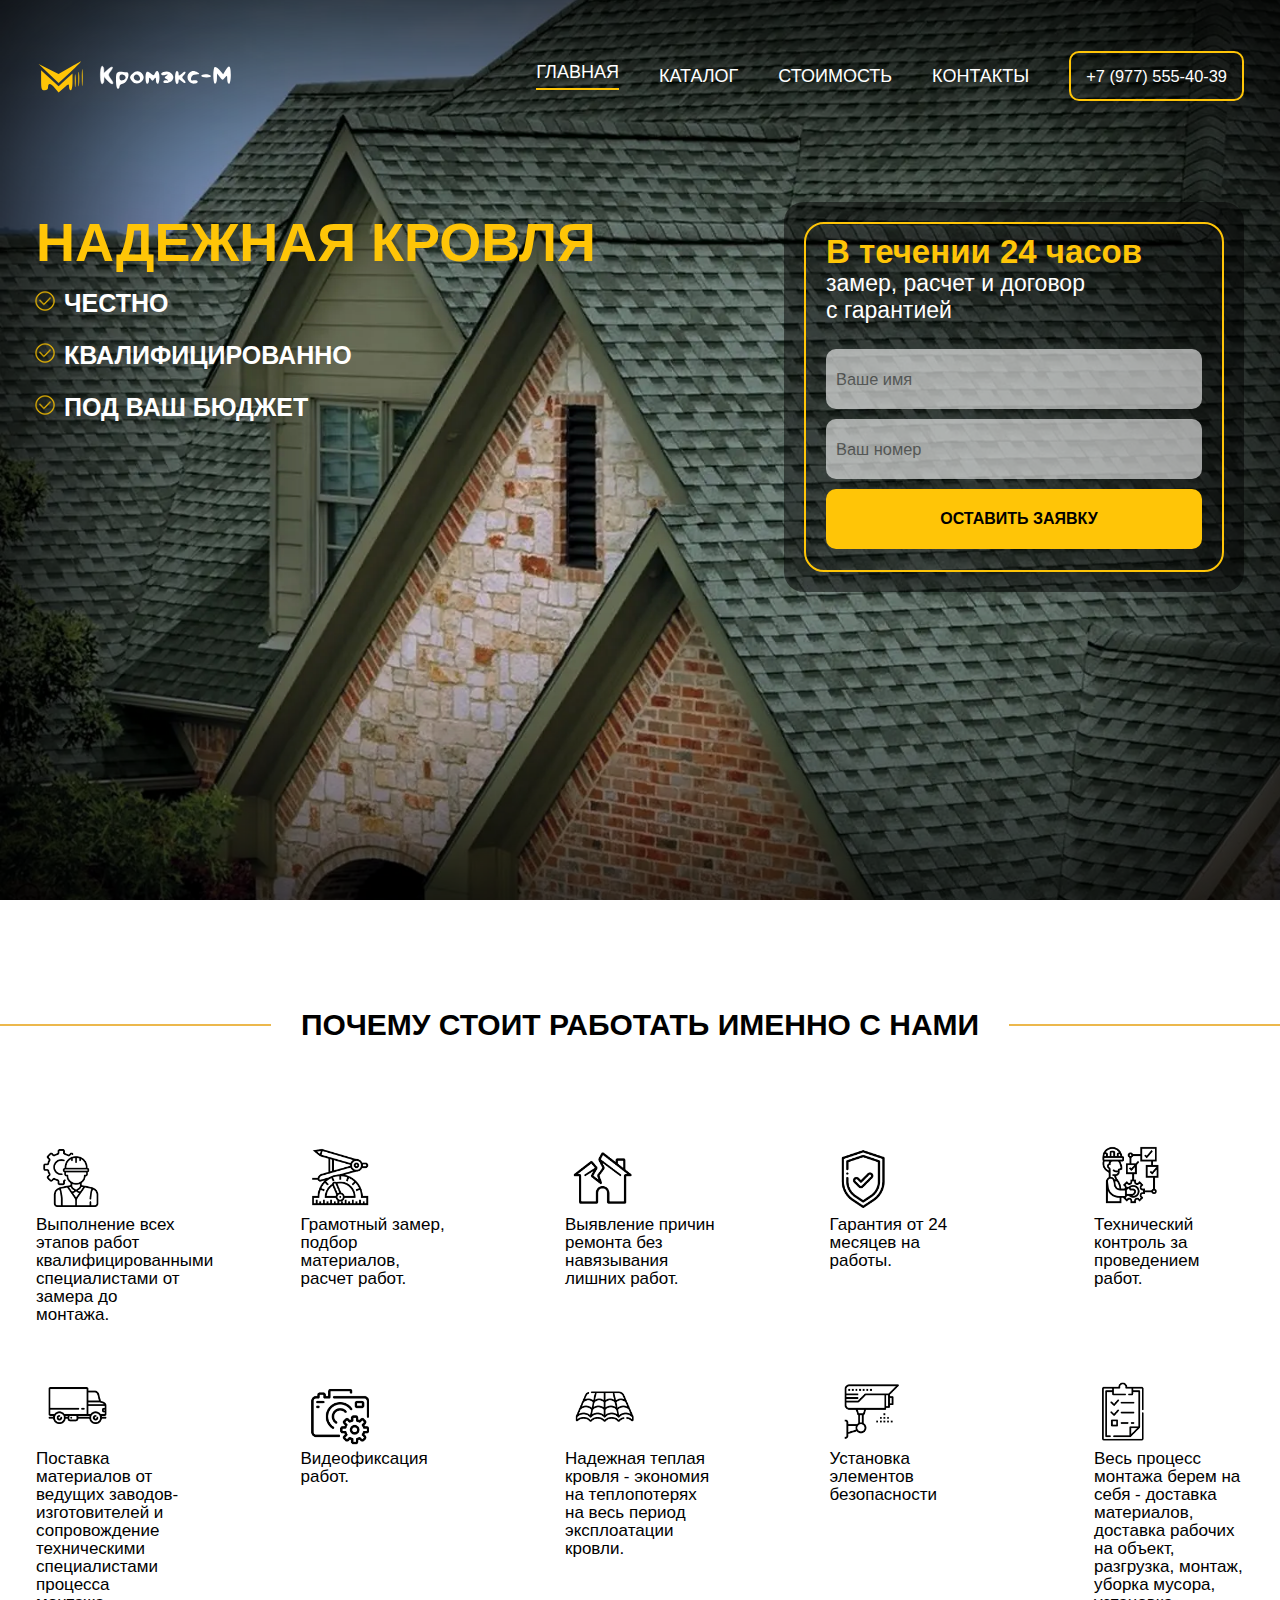
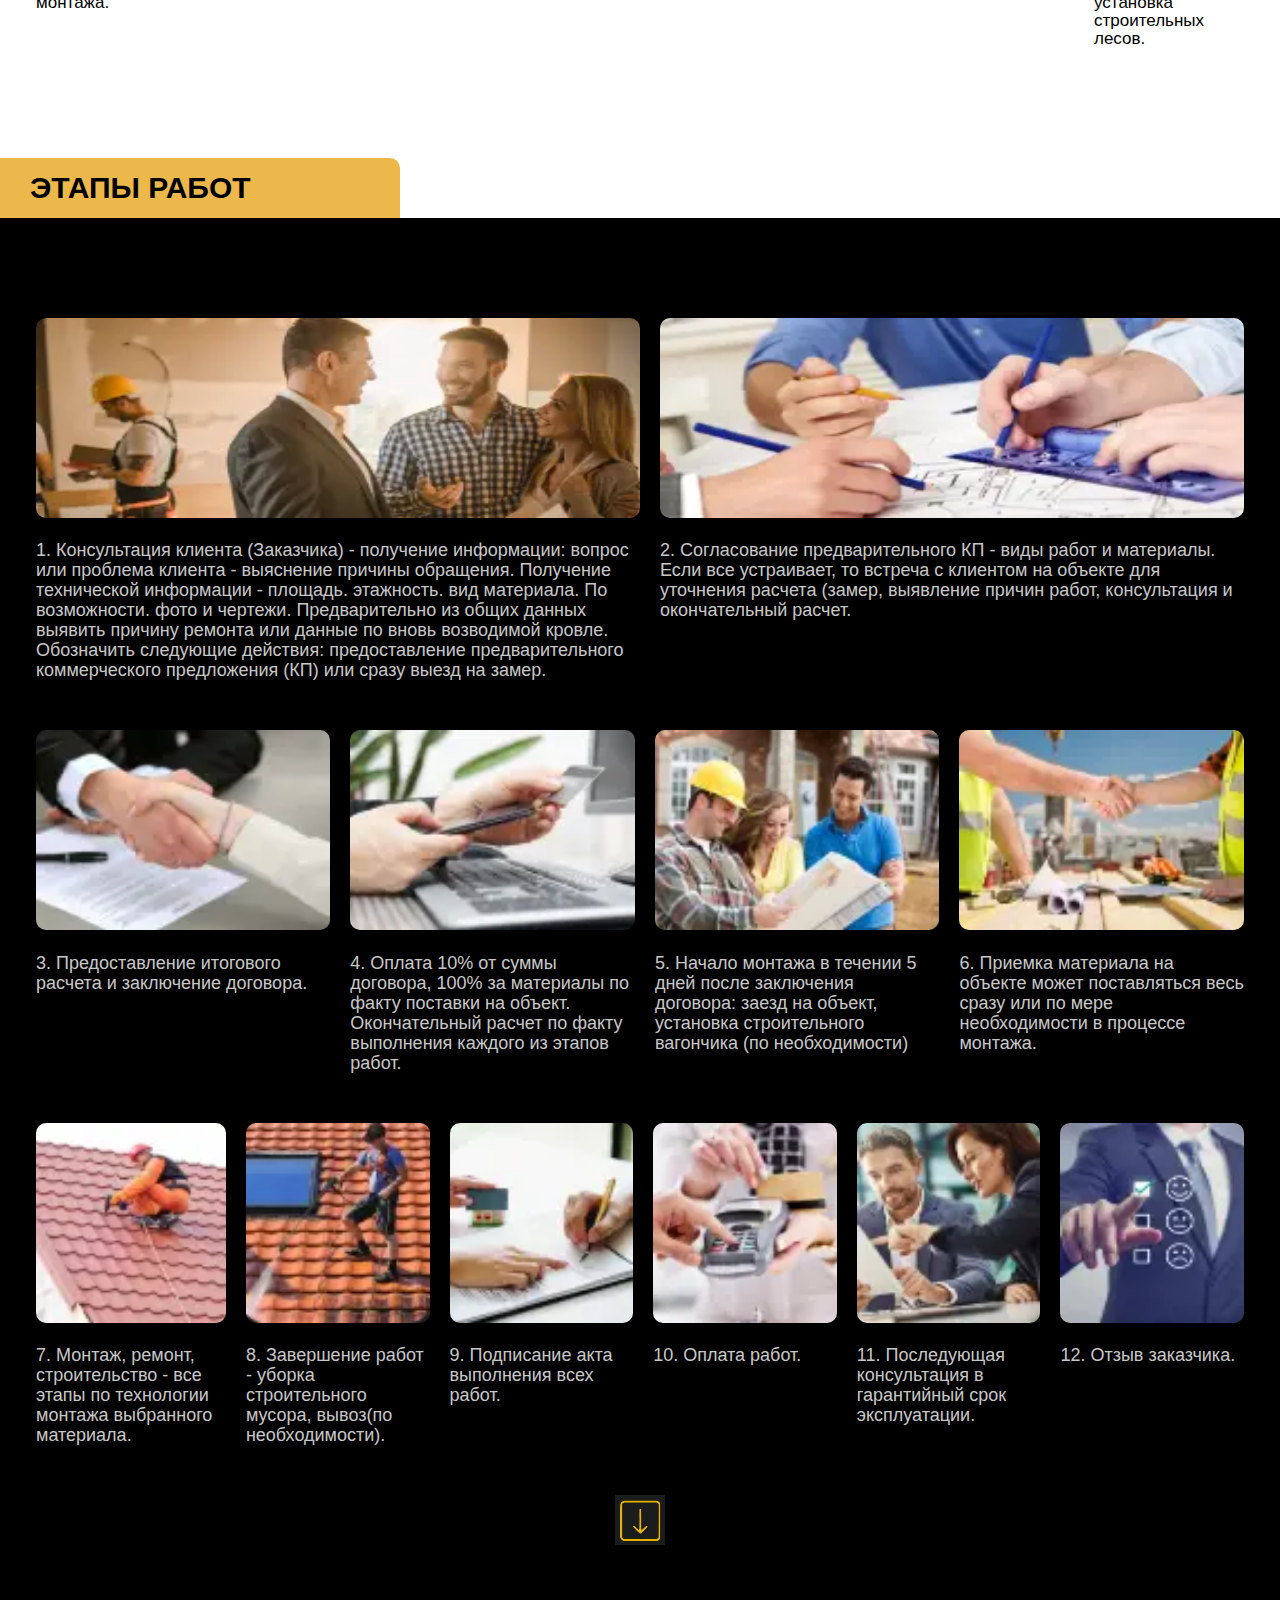
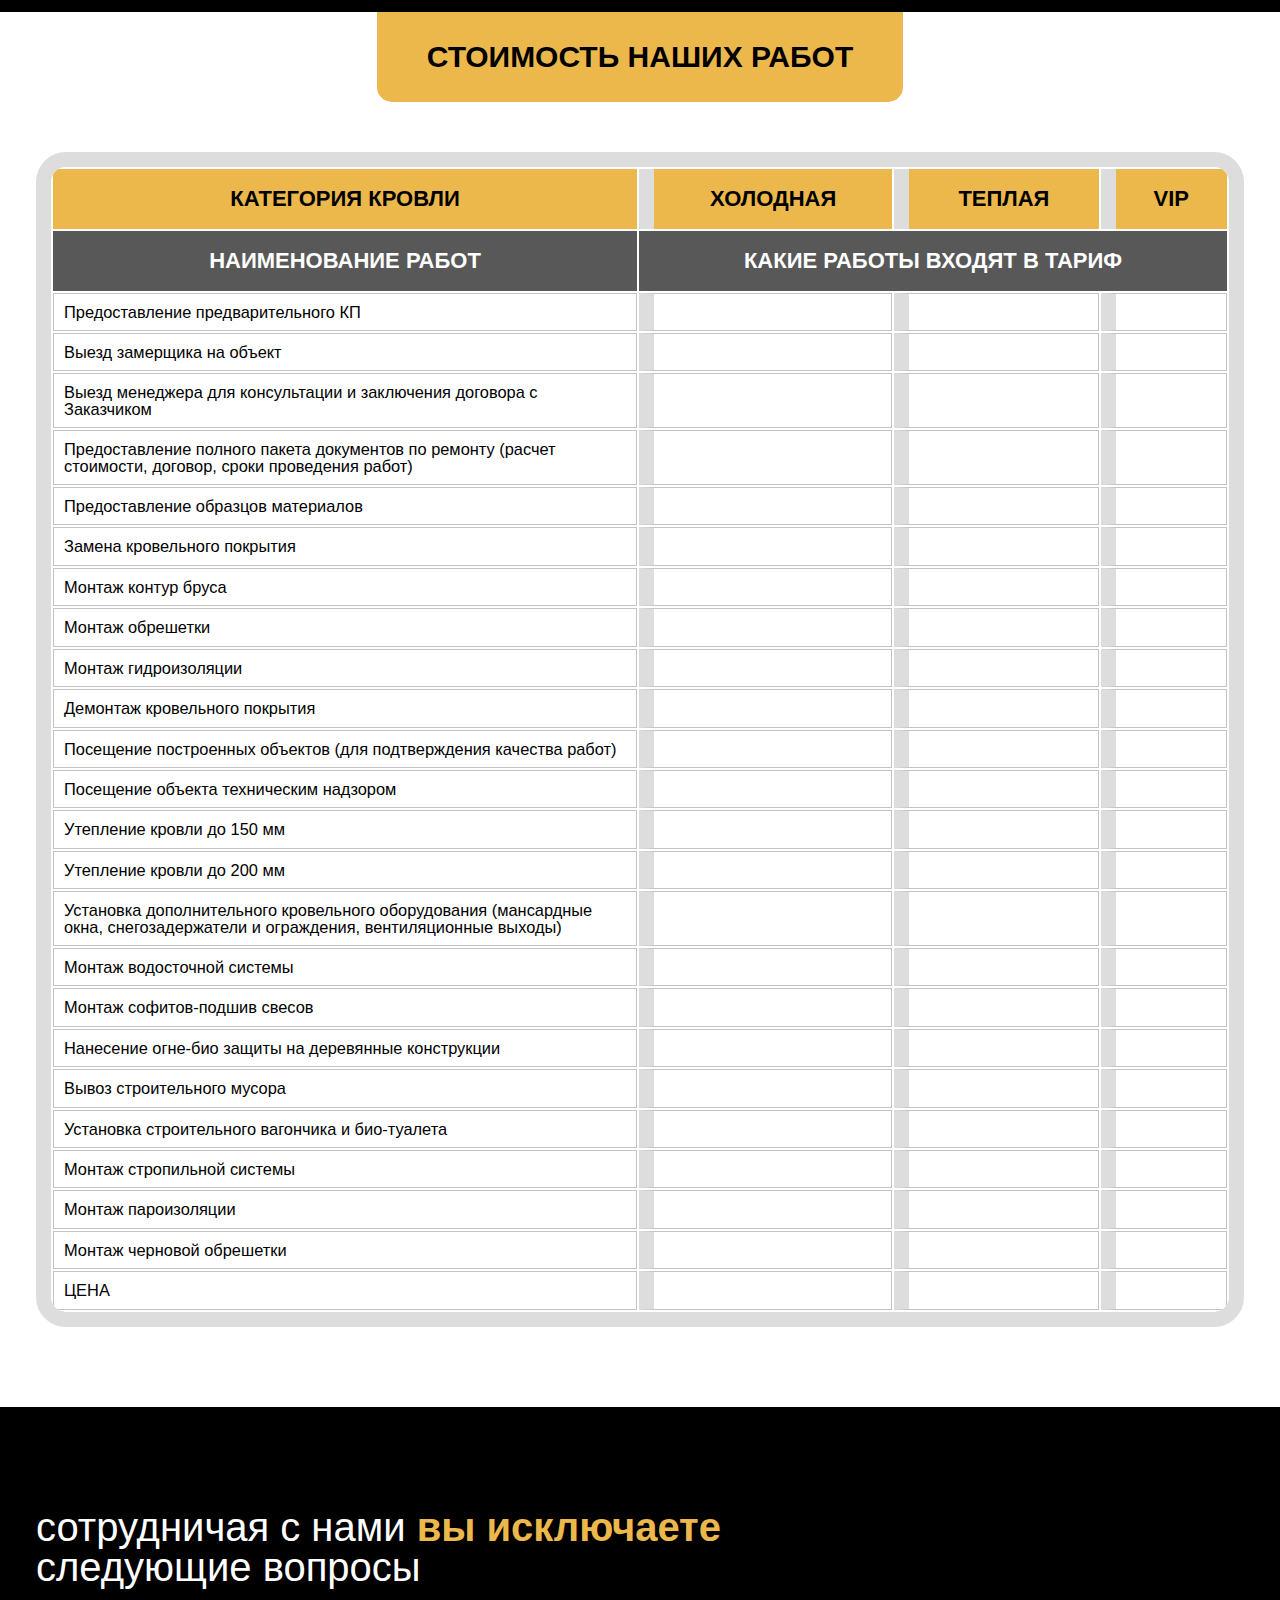
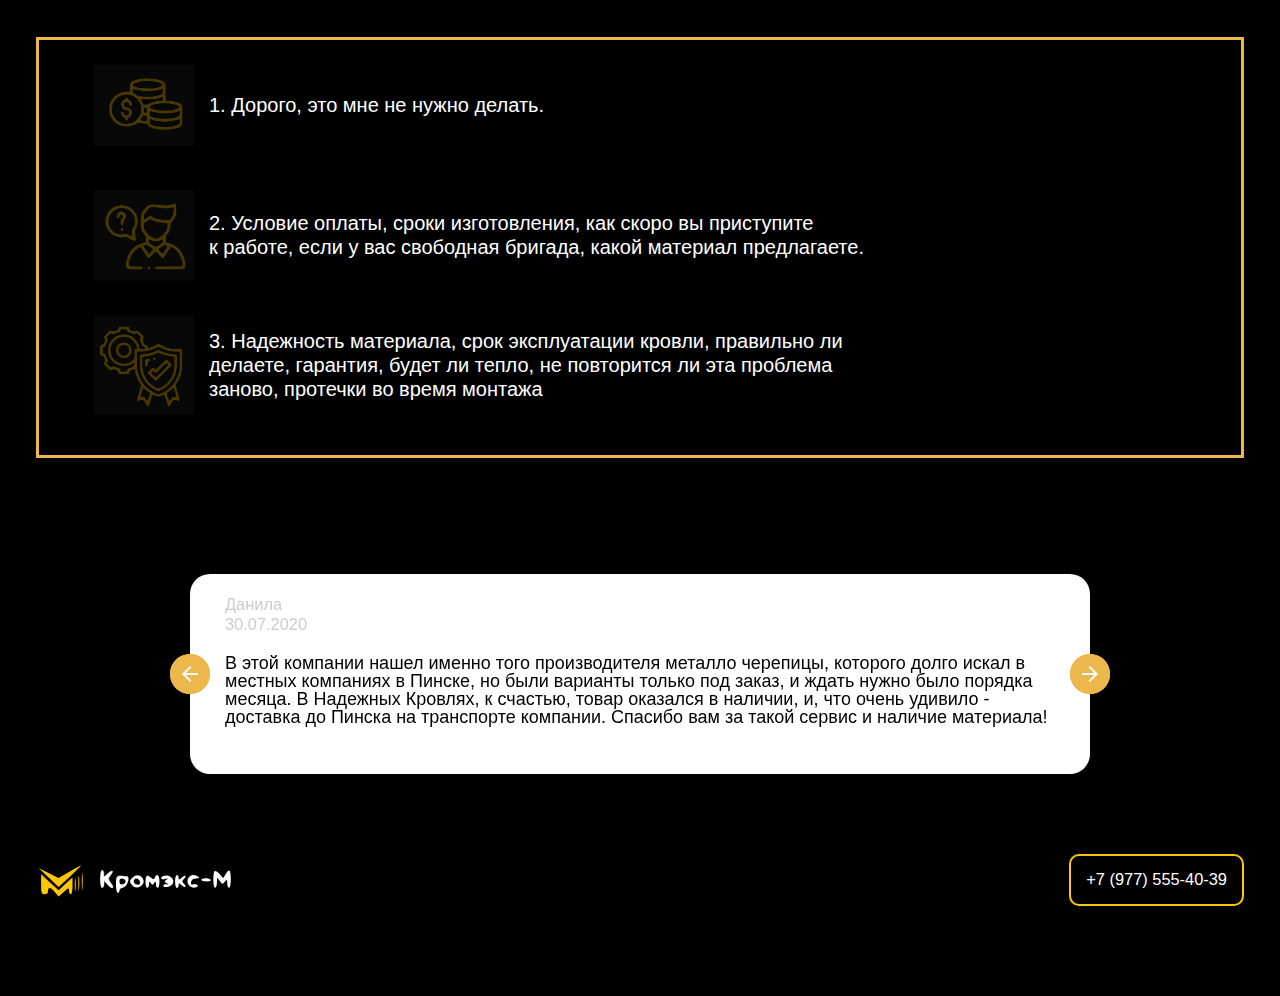
<file: index.html>
<!DOCTYPE html><html lang="en"><head>	<meta charset="UTF-8">	<meta name="viewport" content="width=device-width, initial-scale=1, maximum-scale=1">	<meta http-equiv="X-UA-Compatible" content="ae=edge">	<meta name="format-detection" content="telephone=no">	<title>кромэкс-м</title>	<meta name="keywords" content="keywords">	<meta name="Description" content="Description">	<meta property="og:url" content="https://site.ru">	<meta property="og:image" content="https://site.ru/img/image.jpg">	<link rel="shortcut icon" href="img/icons/favicon.ico">	<link rel="stylesheet" href="css/libs.min.css">	<link rel="stylesheet" href="css/style.min.css"></head><body>	<div class="wrapper">		<div class="content">			<header class="header">	<div class="container">		<div class="header-inner">			<!-- 111111111111 -->			<nav class="menu">				<div class="logo">					<a href="#">						<picture><source srcset="./img/logotype.svg" type="image/webp"><img src="./img/logotype.svg" alt=""></picture>					</a>				</div>				<ul class="list list__bg">					<li class="list-item">						<a class="list-link list-link--active" href="#">ГЛАВНАЯ</a>					</li>					<li class="list-item">						<a class="list-link" href="#">КАТАЛОГ</a>					</li>					<li class="list-item">						<a class="list-link" href="#">СТОИМОСТЬ</a>					</li>					<li class="list-item">						<a class="list-link" href="#">КОНТАКТЫ</a>					</li>					<a class="phone list-item" href="tel:+79775554039">+7 (977) 555-40-39</a>				</ul>				<button class="burger">					<span></span>				</button>							</nav>			<!-- 11111111111 -->		</div>		<div class="header-top">			<div class="top-content">				<h1 class="top-title">НАДЕЖНАЯ КРОВЛЯ</h1>				<ul class="top-list">					<li class="top-item"><svg class="icon">							<use xlink:href="#mark"></use>						</svg>ЧЕСТНО</li>					<li class="top-item"><svg class="icon">							<use xlink:href="#mark"></use>						</svg>КВАЛИФИЦИРОВАННО</li>					<li class="top-item"><svg class="icon">							<use xlink:href="#mark"></use>						</svg>ПОД ВАШ БЮДЖЕТ</li>				</ul>			</div>			<div class="form">				<form class="top-form" action="/">					<h3 class="form-title">В течении 24 часов</h3>					<p class="form-text">замер, расчет и договор <br> с гарантией</p>					<input class="form-input" type="text" placeholder="Ваше имя">					<input class="form-input" type="tel" placeholder="Ваш номер">					<button class="form-input form-btn">ОСТАВИТЬ ЗАЯВКУ</button>				</form>			</div>		</div>		<svg width="0" height="0" class="hidden">			<symbol xmlns="http://www.w3.org/2000/svg" xmlns:xlink="http://www.w3.org/1999/xlink"				viewBox="0 0 1024 1024" id="mark">				<image width="1024" height="1024"					xlink:href="[data-uri] AAB6JgAAgIQAAPoAAACA6AAAdTAAAOpgAAA6mAAAF3CculE8AAAAV1BMVEUAAAAAAAAAAAAAAAAA AAAAAAAAAAAAAAAAAAAAAAAAAAAAAAAAAAAAAAAAAAAAAAAAAAAAAAAAAAAAAAAAAAAAAAAAAAAA AAAAAAAAAAAAAAD/xQf///9Wz0GhAAAAG3RSTlMAAwIIAQUHBgsKDw0ECRQTGwwYFhUSEQ4QGheb kNnZAAAAAWJLR0QcnARBBwAAAAlwSFlzAAAOwwAADsMBx2+oZAAAAAd0SU1FB+UDHw8vFbEahjMA ABr1SURBVHja7d0Lgh3FkQVQhH5ICGPAwNjsf5/jAewBIXW/ysqq+J2zATIj7k0J9evuL74AAAAA AAAAAAAAAAAAAAAAAAAAAAAAAAAAAAAAAAAAAAAAAAAAAAAAAAAAAAAAAAAAAAAAAAAAAAAAAAAA AAAAAAAAAAAAAAAAAAAAAAAAAAAAAAAAAAAAAAAAAAAAAAAAAAAAAAAAAAAAAAAAAAAAAAAAAAAA AAAAAAAAAAAAAAAAAAAAAAAAAAAAAAAAAAAAAAAAAAAAAAAAAAAAAAAAAAAg3i9PiD4bsNkvJ0Sf HVhypvaeAihqd/E9BFDB1c33DkBK91bfMwBZxHXfKwCBomvvGYAg0WX3CECM6I57BSBIdLU9AhAk utIeAYgS3WVvAASJLrFHAKJEt9cbAEGia+sRgCjRffUGQJTopnoDIEp0R70BECW6nd4AiBLdS28A RIlupDcAwkSX0RMAUaJ76A2AMNEVjBY9f4gT3b4corcAIaKLl0f0JuBu0Z3LJnofcKPoumUUvRO4 SXTVsoreC1zvRXTNMnsRvR24VHTD8oveEFwmulw1RG8JLhFdrDqiNwXbRZeqluhtwVbRhaonemOw TXSZaoreGmwRXaS6ojcHp0WXqLbo7cEp0QWqL3qDsCy6PD1EbxGWRBenj+hNwmHRpekleptwyJfR jTldoOgTf+TL6I3C46Lr8hu3gQBdq9L1XrBR94p0vx+c8HJINYKu+TJ6v/CUCd2felt4xsg2jLw0 /MXgHgy+OvxmfAHGD4DBhN8UGOuuD/5F3/MRN43iVfQ94T+U30AYS9hNhbnk3GQYS8TNh7mkO3hE PWZETZKdYE6dBkUpUm1WjCXRBsZcwmxojPVCktdcNTc/M5Abab/hMZcEmx9jSa8hMpfkmiNjXfGv f9F3inLBKP1bIJdSf+NkLnE1UsZ6LatX2D3VF9EXoif1v4rJkp+QXshwSU5Cr2W+JPZGPC+3dcRv o29DJ+p/C2MmJbm8i0mTj1DeyLDJ5SuJvNe+eb+Lvgr17Yvjm+irVLFv5J5cTpLFCKZODoIYxOBJ QArjmD3BXm6KoG9SX7Lrd66/jr4INb33R1CwTQv4OvoeVKT+CVgCQfYk71X0Narb9P8B0degGrnL wia4n9AlYhncTORSsQ7u9EresrERbrPlZ39GX6KbHTv5EH0JKvhG/VPasJaX0Xcgv3fnc+a7UC+x 4fuyvQA842/nUxZ9hb7O7+bb6CuQ2/mI6f+FvABcSv2zO72gv0ffgLz0Pz874iqno+WT/zc4/ymN 6BuQk2AVYVFc4Gyqvom+wBxeALaTqUpsi70kqhb7YqeTcfIJs9t95wVgG2EqyNLYRJRKsja2+F6Q ajq3tx+ij08O/zgVIz91PtCbU6vzfQH824/++C/s1PJ+ij498c79a3L06Tm1vq+iT0+0D/pf3KkF vog+PbFenEmPnzGXwqk33O9tnM0f/x3YImskpwd7ZIXcdGGTHCc1fdglR52IzJvos/OxMz80PPrs RDgRGF88SujMFwOiz879xKWbMz8sMPrs3O3EB4Cjj87nrO/Uh4KHOfH3xeij83nrW/V/dbPof0/2 yiPkpCub5XlS0pfd8hwZ6cx2edpyQL6PPjmP8ALwlLer8fhb9Ml5zA+rG/bj3SZYTcf76IPzqPf+ CsDnrGbDT48qZPkbA6IPztVWk/Eu+uAc8c4LwKf483+I5Z/1Gn1wrrT6B4Nv/y3nG6vmLxZD8XX0 uTnuZ38F4COLkfD//yWt/ktg9Lm5ymIgfo4+N2tWvxoYfW6usRgHv0GurNXf+hh9bq6w+DtA9L+w xRfAbwvpyJ8GA1k6vxOFkaydXwnCUBbPF8v/ABB9bM5b27yfEdiL/s9l98jAZLY/nQTMZv/DLe3/ VfSp2WXtdwZFn5pdltbvx0M18toLMNjS8v0AsFbWfhNc9KnZwevP4p8CvhbYgf7zhRiMZfH8ShBG snZ+t5KEb6IPzUn6z3/IwjwrO38bfWiu8dILMM3Kxq28LXGYxsL5I3mYxb75M4mYxLb5mEwMsrBr Pw6yuZWfDBN9ZtZ47PkrqZjCpvkUuRjCnvkkwRjBmvkM0Rhg4R97fO57iO+OZ8M/DlfjleezhKM9 K+YJ4tGdBfMU+ejt+H6/iz4yd/JXgNasl2ccT4jvEq9D/3mOjPR1fLe+yjPOl16AtqyW50lJVzbL I+SkJ3vlMYeD4tfFVeAB4DGS0pGt8ihZachOeZiwtONR53HS0o6NcoC4NGOhHCIwrXywTw45HJgX 0SfmCfrPQSLTiGVymND0YZccJjRtWCULxKYLi2SF3PTgJWeJ4PRgjayRnA6ObtEXdPnd4Y+PRB+Y T7BEVslOfXbIOukpzwpZJz3V2SBnyE9xB/f3Ifq85PLWA1CaB5xzJKg02+MkESrM881ZMlSY3XGa EJXl8eY8KSrL5thAjIo6uDhfAuST/BWgKHtjC0EqydrY45UoVWRrbCJKBVka2whTPXbGNsJUjpWx 0bE0vYo+Lh4AdhKnaiyMneSpFi82WwlULdbFXhJVifd6tCsWKlKVWNZk16xUpurwWk920U6Fqg6r GuyyrUpVGVY113VrlaoqbGquKxcrV0VY1FiXblauarCnsS7erWSVYE1TXb1cySrBloa6fr2iVYBn eqgb9itbBRzake/cbuOOFnoA8rOjme5ZsXSlZ0Uj3bRj6UrPhia6bcvilZwneqL71ixfydnPQHcu WsBys595bt20gKVmPfPcvGsRy8x2xrl72SKW2KHl2E4Ht29bxhKzm2kC9i1kednNMBELF7K0rGaY Qwv3ArRnM7Mc7P+unYtZVjYzyuH+b1q6mCVlMaMs9N8L0Jq9TLLU/z17F7ScrGWQxf7f/wJED2oO 7/Igy/3fsnpRy8hW5ojtv6ilZCljBPdf1jLyKo8R3n9hS8hOpojvv7AlZCVDJOi/tOXjTR4iRf/F LR0bmSFH/8UtHQsZIUn/5S0dC5kgTf/lLZnILHCXPP0XuGSsY4BE/Ze4ZKyjv1T9l7hUotPA9XL1 X+RSsYz2kvVf5lKxjO7S9V/mMrGM5vL1X+YSsYvmEvZf6hKxit5S9l/q8rCK1nL2X+rSsInWkvY/ 5BcT8il5IsF+afsvd1lYRGN5+y93WdhDX4n7L3hJ5AoFO6Xuvwcgh2SpYJ/c/Ze8HKyhq+T9l7wc bKGp7P0XvRxsoaf8/Re9DDIGg/MK9F/2MrCElir0X/YysIOOSvRf+DKwg4aK9F/44qXNBuuq9F/6 4llBP2X6L33xbKCdOv0Xv3g20E2l/otfOBtoplT/xS9a8nxwVK3+y1808++lWP8FMJr5t1Ku/wIY zPw7qdd/AQxm/o0U7L8AxjL+Rir2XwRjmX4fNfsvgqFMv42i/RfBUKbfRdX+i2Ao02+ibP9FMJLh N1G3/0IYyex7qNx/IQxk9i2U7r8QBjL7Dmr3XwgDmX0DxfsvhIHSjt6qH1a9/4lT2F7arNj1w+r3 P28M28s6ebt+WIP+p41hf0knb9kP69D/rDEcIOfkbfthLfqfNIYTpJy8dT+sR/9zxnCEjIO374c1 6X/OHI6QcPAW/rA2/c+YwxESJsbGH9an/xmDOEK+udv4wxr1P2EQZ0g3dyt/WKf+5wviENnmbucP a9X/dEGcItncLf1hvfqfLYhj5Bq7rT+sWf+zJXGMVGOP/u8X0q7/uZI4R6axhx+gjn79T5XEOTIF J/4EZTTsf6oozpFo6gmOUEXH/meK4iB5pp7hDEW07H+iKE6SZuopDlFDz/7nieIoWYae5BgVNO2/ ByBEkqFb/hWjKja6NhepJMfQO8X4Yn37nySLw6QYerMgX6lx/3NkcZoMQ+8X5TyjqjS0TncpI8HQ W4Y5zagKjazVZYpIkKCucc4yqjoDa3adEuJn3jjQSUZVZlzd7lNB+Mx7RzrHqKoMq92FCoieeftQ G9UlN4w+ahvhI+8fa4O64IrRR20jfuQDgm1M2y8ZfdI2Eox8RLQNae8to0/aRoaRzwi3Ee28ZvRJ 20gx8iHxNqB994w+aRs5Rj4l4Maz66LRJ20jycjHRNxw9tw0+qRtZBn5nJAbzY6rRp+0jTQjHxRz gzl/1+iTtpFn5JOCbixnLxt90jYSjXxU1A3l3G2jT9pGppHPCruRnLlu9Em7yBWoYXE3kBP3jT5q E8kmPi3wxrF84eijNpFt4uMibxiLN44+ahPpJj4v9EaxdOXoozaRb+IDY28QC3eOPmoTCSc+MfjG cPjS0UdtIuPER0bfEA7eOvqoTaSc+MzwG0HSOLaWc+JD428AU+6ZR9KJTy3A9OuPuWgaWQc+tgKz Lz/nplmkHfjcEky+et48dpV34GNrMPbixy4ffdImEg98aBGGXvvw7aNP2kTmgY+swshLr1w/+qRN pB74wDIMvPLi/aNP2kTugY+rw7gLrw8g+qRNJB/4sEIMu+6pAUQftYnsEx9ViVGXPTuB6KM2kX7i g0ox6KobRhB91CbyT3xMLcZcdM8Moo/aRIGJDynGkGtuG0L0UZuoMPER1RhxyZ1TiD5qEyUmPqAc A664eQzRR22ixsTb16P9BffPIfqoTRSZePOCNL/eJYOIPmoTVSbeuiKtL3fVJKKP2kSZiTcuSeOr XTiK6KN2UWbibWvS9mKXziL6pG3UGXnTojS91tXDiD5pG4VG3rIqLS91wzSiT9pGpZE3LEvDK90z juiTtlFq5O3q0u5Ct80j+qRt1Bp5s8I0u86dA4k+aRvFRt6qMq0uc/NEok/aRrWRNypNo6vcP5Lo k7ZRbuRtatPmIiEziT5pG/VG3qQ4Ta4RNZTok7ZRcOQtqtPiEoFTiT5pGxWD16A8Da4QO5Xoo7ZR cubl61P+AuFjiT5qGzVnXrxAxY+fYS7RR22j6MxLV6j04ZMMJvqobVSdeeESFT56nslEH7WPqjMv W6OyB880muiTNlJ26EWLVPTYyWYTfdJG6g69ZJVKHjrfcKJP2kjhoRcsU8Ejp5xO9EkbqTz0cnUq d+Cs44k+aSOlh16sUMWOm3g80UdtpPbUS1Wq1GEDmEeE4lMvVKpCR41hIBGqT71MrcocNIyJRCg/ 9SLFKnLMSEYSovzUS1SrxCGDGUmI+mMvUK4CR4xnJiEajD19vdIfMAVDCdEhjMkLlvx4SZhKjBZz T12x1IfLw1hi9Jh74pIlPloq5hKjydzT1iztwbIxmBhd5p60aEmPlZDJBOky95RVS3monEwmSJvB JyxbwiOlZTRB+oQyXd3SHSgxs4nSaPLJCpfsOLkZTpROk09VuVSHSc90orSafKLSJTpKBcYTpdfk 09QuzUGKMJ8wvSafpHhJjlGH+YRpls0U1UtxiEoMKE632ScoX4IjFGNCcdrNPrx+4Qeox4ji9Jt9 cAH1/9KZRR+1nYazD62g/l87tOij9tNw+IEl1P9rhxZ91IY6Tj+shvp/8dSij9pQy+kHFVH/rx5b 9FEb6jn9kCrq/+Vziz5qQ02nH1BG/b9+cNFH7ajp+G+vo/4vMqhYXed/cyH1f5VJxWo7/1srqf/L jCpW3/nfWEr9X2dWsRqH9bZa6v86w4rWeAE3FVP/TzCsaJ03cEs19f8M04rWegM3lFP/TzGuaL0T e3k99f8U8wrXfAUXF1T/zzGweM1XcGlF9f8kA4vXfQcXllT/zzKxeO1je1lN9f8sI0ug/xIuKqr+ n2ZmGfRfwiVV1f/zzCyDAVu4oKz6v4GhZTAhu9vrqv8bmFoKI9awubD6v4OxpTBjDVsrq/9bGFsO M/awsbT6v4e55TAkwNtqq/97GFwSUxaxqbj6v4nJZTFlEVuqq/+7mFwWY0K8obz6v4vRpTFnFafr q//bmF0ag1ZxssD6v4/h5TFoF6cqrP/7GF4ik5ZxosT6v5HpJTJqGfqfgvElMivM+p+A+aUyaxv6 H8/8Uhm2Dv0PZ4CpTAu0/gczwWSm7UP/Y5lgMuMWov+hjDCZeaHW/0BmmM3Ajeh/HDNMZ+BK9D+M IaYzMdj6H8QU8xm5E/2PYYwJjdyJ/ocwxoRmhlv/A5hjRkO3ov/3M8iUhm5F/+9mkDlN3Yv+38wk cxq7F/2/l1EmNXYx+n8no8xq7mb0/0ZmmdXgzej/fQwzrcGr0f+7GGZek3ej/zcxzbxGR13/b2Ga mY3ejv7fwTgzm70d/b+BeaY2ez36fznzzG34fvT/agaa2/TE6/+1TDS76QvS/0uZaHbjQ6//FzLS 9KxI/69jpvkdWtGr6NOGT0BWDzDTAixp4QWIPnERhlqBJR1+AaLPW8QrQ61A9s3gGqZagjUdHEL0 WcuQrBrs6dAQok9ahlwVYVFHphB9zjrkqgqbenwK0aesQ6rKsKqHxxB9xkKkqoxjq+q7q8FX30+o CrGrx+YQfb5KZKoQr/VDg4g+XSUiVYptPTCI6LOVIlGleK+fn0T0yUoRqGLs67lJRJ+rFnkqxov9 zCiiT1WLOJVjY0+OIvpMxUhTOd7sp2YRfaJihKkeO3tiGNHnqUaYCrK0zw4j+jTViFJFtva5aUSf pZpjPwjIfLOwtk9PI/ok5QhSTQf31n1xQ665nxxVZXGfGEf0KeoRo6o83X+dR/QZ6pGiuqzu43lE n6AgIarL481ZMlSZ5XGSCFXm+eYcCarN/jhDfoqzQM6Qn+pskHXSU54Vsk566rNDVslOA0eXaIv8 TnRasEXWSE4L3nGWCE4TR/f4KvrAZPCl/jfhJWeB2LRhlRwmNH3YJYcJTSOWyUEi08nRH+tqndMJ TC/2ySEC04yFcoC4dHN4o1Y6mLT0Y6U8TFj68ajzKFnpyFZ5jKS0dPij3dY60/GvGfvmkRI87DxC TrqyWZ4nJW0dX+3r6CNzt7cegL7slufISGPHl2u7wxxPyNvoI/M4LwBPEpDmju/Xl3gGeaH/zXnh eYJ4tGfFfJZw9Hf8Y16WPIVoTLCw5RfRZ+YOHzwAI1gznyQYM7yxaD5hIRY+AlDSwqa9AO1JxRwL q34XfWau9ZX+z+Gx5yMrXxx6E31oVnkB+DOJmMW++SN5GGZl4TbeljiMs7Jx/xDY1Hf6P8/Kzn0i sKWVTwDqf3UrHwey9ZZWkvAh+tCctbJ2L0BDgjCUxfOFGMx1/BeFWH0/SyHwU6JaWNr9++hTs9OP /hQYbGn5vhjYyMp3AOh/H0vr98XANpa+AKj/fbwTgNGW1v8y+tTss5QAL0ATto8MzGX3SMFcNs8X qzGQg/Isnl8JwkjWzu9EYSBL57+EYRwr5/8tpkEcylpc+NfR5+YaXoBZ7Js/WwzE99HnZoX+87HF SPjWwIL+R//52OvFUPwUfXCO+mlx1b4HrLXFVPzyVfTBOWbpJwD7C0B/q7n4MfrgHPGt/vNpq8n4 W/TBedw/9J/PWc2GrwWU8U/957Pe+jtAcz+sbvh19Mm5w2o8/AFRg/3yNAnpzHZ5joz0Zbc8T0q6 slkeISc92SsPWft9YZKS3PpW/RawYZa/GOgFSOvV+k59AXCc9+tp8UvjU1r9Tq9/+zn67NxvPS5+ ZExGP59YaPTZiXAiMD9En52Pndim/g8lM33YJcdJTRc2yQq56cEeWXMmOV9GH57fnPhQh/4Pd+JL x7/88i769Pyfr/SfZR/OpEd8Eji1QD8CdLwTHx/xAiRwan0+AMgX77wAhZ1a3jfRpyeD5Z8g6Q+R aG9Ore7b6OOTw/enYuQvAWHO7c3HOfnd8k+R9AJEOre1f0Qfnzz+dS5L/i05wLl/vfXnP390Lkz+ EnA/G2MnearFvtjrbKL8TKkbnfoAp/7zKWczJVS3sSouIFZFWBSXOB0sHwq6wYkf5/qbf0XfgKz+ 7s+W9E6v6J/RNyCvn7wAuZ3+179ffoq+Apmd+74AT8DFzm/H5/950rnvDfQCXOr8bt5EX4HsXp5P mSfgEhsWo/8869RPmPMCXGbDWnxYi0dsiJonYDM74T7Slo2NcKcdeRO4bayDm22JnP/l3GLHP8ro P8dsCZ3UbWATRNiTO8E7yRoI8q3oxduzAx//ZcE3/vQJtmkBL6PvQU3nv/PEE3CC6RNNBsN4fUlg VwrF8CCDJ4VtQZTEA0ydLM7/jBBhPGjfxN9HX4X6tv3PqN8g9JAX++bto5jssC+R/hLwLMMmnY2h lMonmTQZ7cylYH7Wzin/GH0ZOnnjCbjc1hH7FQ3stTWenoC/MF9y25tQEf0TwyW991J6kc2D/Tr6 PjS1OaiegF+ZKlXszqqPquz5eV/6zz22x3V2YI2TYjZ+MHh8Zo2Sgi6I7cjcmiM17fjtgX8x7B8D rviLlN/8x02uSO+kP77Mj9quSfCMvwZc8oe//nOrjd+0PivGV83ty+iLMcxVSe78BpgZfXwQ52Ou m9eH6Ksx0nWJ7vcGmBX9XJnqTrk2J5q6Ntotsm1ENPbVxfkuHvCrp/Mu+oKMd3XG674BJsMEu36L cK+k3zAUv/WXHG4Ie603wEAY5aqPt1bM/E2jGPGxacq4KfbJHwFTYKz7wp8z/tPvz3T7f7xdmRLc e3N/+yene3uQ5BEYeWn4pNvbEFqIWbeFB0SUIqAXQ64JRwVV47Z+dL8fnBRZkQt7En0r9aeK6Kps bUz0LbZeBu5w10cDr2tP9Ik/4kt/1BLdmF6itwmHRZemj+hNwpLo4vQQvUVYFl2e+qI3CKdEF6i2 6O3BadElqit6c7BFdJFqit4abBNdpnqiNwZbRReqluhtwXbRpaojelNwiehi1RC9JbjM2+h2Zfc6 ekNwreiKZRa9G7hBdM2yit4L3CS6ahlF7wRuFF23bKL3AXeL7lwe0ZuAENHFyyF6CxAnun3RoucP waIrqP4QK7qH2g+xotuo/RAqupLaD7Gii6n+ECu6ndoPsaI7qv0QK9tvFtvA7/aCI6Ibu1P0LKGi 6N5qP8SKbq/2Q7DoEis/BIsus/JDrOhOKz9Eiy638kOw6JIrP0SLbrvuQ7To3us+RNN9GE/1Ac0H tj8E0fcBlqg98F8KDwAAAAAAAAAAAAAAAAAAAAAAAAAAAAAAAAAAAAAAAAAAAAAAAAAAAAAAAAAA AAAAAAAAAAAAAAAAAAAAAAAAAAAAAAAAAAAAAAAAAAAAAAAAAAAAAAAAAAAAAAAAAAAAAAAAAAAA AAAAAAAAAAAAAAAAAAAAAAAAAAAAAAAAAAAAAAAAAAAAAAAAAAAAAAAAAAAAAAAAAAAAAAAAAAAA AAAAkNz/AmIBwKK9vtaCAAAAJXRFWHRkYXRlOmNyZWF0ZQAyMDIxLTAzLTMxVDE1OjQ3OjIxKzAz OjAwYdLXNwAAACV0RVh0ZGF0ZTptb2RpZnkAMjAyMS0wMy0zMVQxNTo0NzoyMSswMzowMBCPb4sA AAAASUVORK5CYII=">				</image>			</symbol>		</svg>	</div></header>			<main class="main">				<section class="about">	<div class="inner-text">		<h2 class="about-title">ПОЧЕМУ&nbsp;СТОИТ&nbsp;РАБОТАТЬ&nbsp;ИМЕННО&nbsp;С&nbsp;НАМИ</h2>	</div>    <div class="container">        <div class="about-inner">            <ul class="about-list">                <li class="about-item"><svg class="ai-svg" width="72" height="76" viewBox="0 0 72 76" xmlns="http://www.w3.org/2000/svg" version="1.1" preserveAspectRatio="xMinYMin"><use xlink:href="#img-1"></use></svg>Выполнение всех этапов работ квалифицированными специалистами от замера до монтажа.</li>                <li class="about-item"><svg class="ai-svg" width="72" height="76" viewBox="0 0 72 76" xmlns="http://www.w3.org/2000/svg" version="1.1" preserveAspectRatio="xMinYMin"><use xlink:href="#img-2"></use></svg>Грамотный замер, подбор материалов, расчет работ.</li>                <li class="about-item"><svg class="ai-svg" width="72" height="76" viewBox="0 0 72 76" xmlns="http://www.w3.org/2000/svg" version="1.1" preserveAspectRatio="xMinYMin"><use xlink:href="#img-3"></use></svg>Выявление причин ремонта без навязывания лишних работ.</li>                <li class="about-item"><svg class="ai-svg" width="72" height="76" viewBox="0 0 72 76" xmlns="http://www.w3.org/2000/svg" version="1.1" preserveAspectRatio="xMinYMin"><use xlink:href="#img-4"></use></svg>Гарантия от 24 месяцев на работы.</li>                <li class="about-item"><svg class="ai-svg" width="72" height="76" viewBox="0 0 72 76" xmlns="http://www.w3.org/2000/svg" version="1.1" preserveAspectRatio="xMinYMin"><use xlink:href="#img-5"></use></svg>Технический контроль за проведением работ.</li>            </ul>            <ul class="about-list">                <li class="about-item"><svg class="ai-svg" width="72" height="76" viewBox="0 0 72 76" xmlns="http://www.w3.org/2000/svg" version="1.1" preserveAspectRatio="xMinYMin"><use xlink:href="#img-6"></use></svg>Поставка материалов от ведущих заводов-изготовителей и сопровождение техническими специалистами процесса монтажа.</li>                <li class="about-item"><svg class="ai-svg" width="72" height="76" viewBox="0 0 72 76" xmlns="http://www.w3.org/2000/svg" version="1.1" preserveAspectRatio="xMinYMin"><use xlink:href="#img-7"></use></svg>Видеофиксация работ.</li>                <li class="about-item"><svg class="ai-svg" width="72" height="76" viewBox="0 0 72 76" xmlns="http://www.w3.org/2000/svg" version="1.1" preserveAspectRatio="xMinYMin"><use xlink:href="#img-8"></use></svg>Надежная теплая кровля - экономия на теплопотерях на весь период эксплоатации кровли.</li>                <li class="about-item"><svg class="ai-svg" width="72" height="76" viewBox="0 0 72 76" xmlns="http://www.w3.org/2000/svg" version="1.1" preserveAspectRatio="xMinYMin"><use xlink:href="#img-9"></use></svg>Установка элементов безопасности</li>                <li class="about-item"><svg class="ai-svg" width="72" height="76" viewBox="0 0 72 76" xmlns="http://www.w3.org/2000/svg" version="1.1" preserveAspectRatio="xMinYMin"><use xlink:href="#img-10"></use></svg>Весь процесс монтажа берем на себя - доставка материалов, доставка рабочих на объект, разгрузка, монтаж, уборка мусора, установка строительных лесов.</li>            </ul>        </div>    </div></section><svg display="none">	<defs>		<g id="img-1">			<image xmlns="http://www.w3.org/2000/svg" width="72" height="76" xmlns:xlink="http://www.w3.org/1999/xlink" xlink:href="[data-uri] AAB6JgAAgIQAAPoAAACA6AAAdTAAAOpgAAA6mAAAF3CculE8AAAAAmJLR0QA/4ePzL8AAAAJcEhZ cwAAEnQAABJ0Ad5mH3gAAAAHdElNRQflAx8UDgk594MOAAAFtUlEQVRYw+2Ya1CUZRTH/+/uu+yy sCALcnEFEVQoIcO8S2pYjqlTZmEmNqldHUdNR3NSR5vKy3gZU2dMDU1THNRi1NEaZ/KWNhokUEII iKAuclGEVUBYdvffh72wyy67i9OHPnA+Pec85/29z3mec857EYj/RiT/Eacb1A1yFtMuQRCE3gVd IdGVXBQDNJpwYRi9F9crqjRs12rv9Sh/+tDyLrcAgBEyQBDMtvIL2i6HtgEY2MInG1XIJxmLEZeM LAICKz2H5gDaIE+YjdHvBEK+miS14yD0Wxom3RRe3DXQTiSUNr8rlY4/0mCxlH4ZAfU5rzZbaO9H JXE9CjRArnGofehnEjQPbmcV1LQFDZ8QF+7VHpXCp8rFrdrWBlhORFB+2uJVaJsQX+3kkJcEDLxy d2RMVfZIIOa4NyDD59hmHumOzXkxbuKqYjInQrU4egw5dgA5NWi3SnnU5MWpLcU+kjTlRwjy4FC1 mMZqteK4cUyaGfT+c7wVorzhGVQti3pCksfkig23dU0NZfUcjCNkY7MZ1PyIvIighx5BJ3GAJLN9 Av+wWM5hRqt5NHuSbSP3uQXpz6anv4RSkoYx8mvW2TcVdzpeUKtIMrgD7YZEIp1Akhcw3TppUmr0 TldMxg13oOm+Z/8yOyxCuXUyH0ucr8jEQVcg0ZKXbZJnLWl7Vx1tTdZSPOOcwSNQ5iqxRSeLUWob NqC5yLlXQeeuRN7ws5bHB4LOMtrqA6noJFKIE42dhzbk+FDRb00qgJT0DesAADUrI5e4vPfBizUR TkZr9d9fUGsqq9T2AvSJ1UW9AEDbf+x8l6CMrLJItx1yG34lyUOY0EiShlc6eVYJg1w0Abt+hOL4 5EsADB/vi987CoBhXOEOF5wv/K4o4XZFxqk4TZL61Qox+b35OUyJcJUxg4e4S0iSZA6+Ng9KZsao lMs4VXX6t44HVHgmPNkTqAjiNYfJazIgz9G/HhCzPIAe9cT5DrMVy9Gh9RdjdAk9gK5jZCvJpga7 6UJhq6N/Jr6nJxBTsLLVdEbl+5XW1ih0IaMcm8YsvybPoMdRwsJzMmUwfBLNAa07xzTHFZyRJBk9 g9iUDDHkRuOJ4fBvJDkTaXzYNzC73UEb6VdAL0DUrflQS5Lp2E9SHdhKZvlKdlkSue2oWpZBr0BW OWwG9STJqyrEn7hXV1/9+zDIT7JroJ+QNGPGdFkUSXI5AGWQ2l8AxnfKoeiyLMe/fiIPwHoAgAx7 /HJvImT4wNGuvR3aSEcpb4Yk0r+p8nbh1VNNZ1MAALVh/ikjBml6B7vrkE6ib8rZmAgAPkrsMpsu QS4HgL5LLjS2erdHrPmknx+A6LQoSYYuIuwOSdbGKqquS8IWJQJQRqX+4wVIt9gPPgt2/lJF5gf0 e5KhCMzU81SkbJdhhOJnsu7ydwtDgbR7nkANgyWJMag1K+sxs+1wOF6dA9V+0w58ZAk82vcFMazC AygWqw17cMisGKcI59ngDwRoeV0IrzNbr+BtwzbIdG5B+7G8jU8UlnuzBKGvxWLIZESkaqTWclmL XHKnsN4taFLAfdLYd5RVPyCFevPjlj39gc+stmlBJBtUvdrcgAyIJslklbXMTS/jW5LM80myOT2f RJLzkGuzOD9xbmIwAAx4bP2AEE5ErmoGdFMkmTanSg0ADEW1zeIMMkEAgETkWi3KLXXjmrGgcvMA q6X+fh8AEEE3IIsk4JZtnDo3Z+fJg+Pm2gyF6NXRv9MyDLUD4ZusZerAI742vQqxHf0lnYMetCuq vXi4ome7fg9qr1cE6O3G0yLr5gnt6lu60V0AOUi4qLLTNKudHLz9OFbK7LXKoU1PC3KUH//M9gwS HTbHrbS6BfWW/13vHadluxhjU1z07PUrgvvIYMoJsH83LtYn2mk1FXE9gIqaWT+0H6Vz9bdsiYVX ErzU7n1D6P411g36P4H+BctZbgciRKKuAAAAJXRFWHRkYXRlOmNyZWF0ZQAyMDIxLTAzLTMxVDIw OjE0OjA5KzAzOjAw6zYfpAAAACV0RVh0ZGF0ZTptb2RpZnkAMjAyMS0wMy0zMVQyMDoxNDowOSsw MzowMJprpxgAAAAASUVORK5CYII="/>		</g>		<g id="img-2">			<image xmlns="http://www.w3.org/2000/svg" width="75" height="72" xmlns:xlink="http://www.w3.org/1999/xlink" xlink:href="[data-uri] AAB6JgAAgIQAAPoAAACA6AAAdTAAAOpgAAA6mAAAF3CculE8AAAAAmJLR0QA/4ePzL8AAAAJcEhZ cwAAEnQAABJ0Ad5mH3gAAAAHdElNRQflAx8UDhq9ScLQAAAGq0lEQVRYw+2YbVBU1xnH/3ffQWQX XRCXLALyEmOwIrkYk5qJmIEkgzbNpGVGgkN2xobWNsaqDWamHWtH6rQ1hokpdtpKE5vQNB2JVqhI W1BAaqElohAkFCIgEFmQ93V32f33w76iyO4y+ZTJ82Xv+T/n/PZ5nnvuOedegfjCTPLFob5ifYlZ dpN5QSzZ7ObUp03dlwampI/nb1wAjB6bztUKbj1y6687GZh5sziUIUH2yavFePX9F5KkQPLhf40u lEXbC4Kqg9mKWyTHD+kkgPSZ+hn7gljkccgKFkWbSJKWrrKcYGCJ+NOuBbFYpQE2Tbmb5rJ9aQCS X/nL7cBZ7F8FIKfihsWtDP9ifTigyCrrMgXI4p3yJwUISs2+brc0M/nfXBWgiNo7MA9LmHMtNLbW nrs8I41evWXLcpc23dxwug5ISM58Mdj3/Jpt3b99GIDs0UM1I578j39TDyifLrrUP+lXjm7bg5M/ BARIs6qMnuq1GCIBAJuv2wJiNY0CFdkAFsfubHXJ9hwAUYDs+wGzyJHqnz0BIC77eDdJ7pI+WGni 5OkYHPCn9g7be6QpXgNHh8k/l1/7lEjN3nhnk75mRZNRlzIsDv8REKLWSH3W3hOXy8Z+opMBEM6w EMCvWOQgHA0kR49ZeyoNKtmNdsWy30Sojb1QfvDBCbm8d0Eskrfi5IM1eIpZqj4jFpG2FDQ6XTIE YNM3m9+6bJWOJy79+8ouvaYDplSY2pckBF6vlufC5EDQQzjGTiUirzMPABB6jYHFdbniYvsglJnZ q5LGE/aqXxwxaoNOfphwHhCWK3w/Q+64OsvyowH5uvyPxkmSfwsJ2nWuqTxfpq4LaK7eBBIBSdjX isZcqn3suBIAhIhGBsJaHQ5Af6B1xP3oTbyTppUBuud3NU/c3f9+8958sbKxwYqIjM0bVrpqaqo8 39wyDX3m19cnCXOMmYtlb7t+9tQ4NPHrtouuwlrbG0+X2xCxclPWhvveoXtTG34ckCqfOOua66Yr R7+7FQCQUc357F7WgA6Jb1xz7YsXt8R5VtHItCOmQFjWFOx3XZuKEoFlz+0/ee4p4Q+lb+YlA6Ev 1/rFGujp6empEkRH69aVwhBIJOetJLlN8glJ9i2CRPmdYT9YokKhUMhxjOTU+2kqCbD9oDNIJ6sV uopwqC74Zu1IT09PT0VOWd7aYAB4pMU+ECQfJclDm3tIsgAf8vNjcnmBzReLJDn0IIDI9LVAwR2S OxT/9HKmaIwkq6Ml28b9uo/c/XKl/QyEUpLkyNX6trG+1gsXGj8bstBSQWfZci1+sUj2a4GwDpKs DYFEqxIAyEL1v3TulAYAe/xkDetQXCiNbyOZhB9nYn1hcfGbP0gRoN4xQdpewpqOWHmpXyzLS9hN 22vBh9mXC4w0IN6R0I3X4rGkipYVqSOsD9EM+sM6C+0kyRucjhEUqORGuBaqiZ1SlHDwNsmjyLH7 wdoou0qS7A1Hfp1sM+sk210ue7VG8XOS5FQsqnyzTuFJK0kOJ2O31azDFdOKxZ58LoVJzpEkG+TP +mal4aGLRpI7sNVMvits4358z+O+IAu6Sc5ceUWOHp+sYEBQHGG/JM5O0p64nLaoRC9/IfI4qpcC yPXFOoyD9XtUZbbHcIok+SoO0CCc8nSYSQjuZNKjH/UtWeODZUvEx+QAB4I3OIQBmXayBTF3PF2K sZ29JDNCzPOzjEKYM7wTTiVH+EfHUuE9r7cGTYyZJPffdSfvYbUJWSTJeLQ5lVqEqgDE/M/d59uK cZL8E2af5u55TxujCACjnapEp5KqG19V+tedn6WbXH3WWeoBIB7/njXU+wxw2wqgD5EA8DlShp1y b3/EGZ0tS1Z04ltOJRStTwOIQdctANC4NiuvGNc6lHdJ8mPvPyzg67KRltkKSaOz0eAcP+tsIgsH gCgAsLrP9ZgZkiA2QWZByGK35rhaDgCDnh3WO644zmXd0PWQ3Infz+nOdMd1V+0naj4BAFxqBgD8 pw5AzMHBjNLq59+OfbamCwDsddcAwN5QP8++vTaOjcghSS57jCSZqiZJ2yYAiO6pxY9I0qzeSpKm B5bOHxcAvGEYBoBqQwUAwPC2JBr7fid+Qw8ArxtGAaDcUAsAZsN7XgPnYJ0vMQNAe4kj3ZIaABl5 QzUAgLISCwC0lHQBwExJ4/1yDBJXI1JUQxTlanEF4sRFClGEVtTi4UeUi8VV0IsqiKlSrfgAElIV KnEddKLaneMc8ytgc7G8z1+9C/vEAb3S8St89V3uS8H6P/VNQUXKhTLHAAAAJXRFWHRkYXRlOmNy ZWF0ZQAyMDIxLTAzLTMxVDIwOjE0OjI2KzAzOjAwX1toMAAAACV0RVh0ZGF0ZTptb2RpZnkAMjAy MS0wMy0zMVQyMDoxNDoyNiswMzowMC4G0IwAAAAASUVORK5CYII="/>		</g>		<g id="img-3">			<image xmlns="http://www.w3.org/2000/svg" width="77" height="73" xmlns:xlink="http://www.w3.org/1999/xlink" xlink:href="[data-uri] AAB6JgAAgIQAAPoAAACA6AAAdTAAAOpgAAA6mAAAF3CculE8AAAAAmJLR0QA/4ePzL8AAAAJcEhZ cwAAEnQAABJ0Ad5mH3gAAAAHdElNRQflAx8UDhq9ScLQAAAEAElEQVRYw+2XbUyVZRjHfw+H8wAi b8lbIA00mhGQH3wJdaspZbVpNVfkJHGFVrOtrS+OtWxLsrVyizESbQ5nNLON0qTVZszmRiVBhUxd EST5Eq+KvHk4HM6/D+c4EQ6ch3G+2Li+PNd1X9f9e67rfu77fu7bEAGUoEDCZmmztFmaV4KtBP1T mZwXagknC7IWnhmwEmiFdiwYyPgtMDRHNivejyTigDMQtOME/6SaBfDW9ZnTBkw2SOpYBUv8xRp+ 995DBfzwMOAo/nA49rPHgCNHPZ7VW6f/TbdDo0erSIYPhvTLza62M9YrHRn0PCsh+ohH/TPBYF1/ BebynJycHDuHLNMG1iftliT1zwVzjcPTuBHu3kGqQ5KWWqedSQf2SpK+DAKWNHnaP4oAL22ZVZqr Au5aDNWSNJRG6nrbnKpRSdKpNEjqmQ7NVQAxDf1xRLZJ0j6Cu/fZKHRJkkYzIKXXOu1itsHKDqk9 mbR+Sa4VZLoaYsmukyQNF0FCjVVadRz2tyVJdRGs7JL0BdTq+nO2+DJPep/HYu4ZtkJzvQtxx7xG KXwqSem8LKk4xtjSK0lqz4BnU/3TBh40WNjlNZqS4LCkBhs7Jakpmfmdnmo3AH5pP6fDS30evWtT GMxrl5RL+BVJ0tVtRO51SdJIaSgUTEkbrYjELPMaVfOBoGrJXczc2pshpWG82i5JOpmOUTQ4OW3o FUi5IElydz6FmZdItlNqtrP9VtDf8caiFknStWxYdm0y2pUsWOv1lseQ0nDQ4JzUFkOua0yPvqeZ 87Fn8HZAYrNv2jfJGG96Mm99Avs73RcjeUEafpKoP26vZ38UeZ7fxEEw3/NFuxQGwBa39JVJzjlp FyHN0i6Ca8YPdmMWC/qk8nAAyn3Q2sIMwzCgU3rdPCBpCLa6pUfI1UTJNy9pEDAMI2inD5r7fH19 /elwmqWRDkkavZfQEmkjaUMTac5/pR7YX19f3zgyyQyRorg1qk2LIN/xLSGt8ik9GKfHNU1xcsg8 /3hw5T0LE4errB8dJs9NchWDmUq0IwC5ga3o+1DnBXpPWk1t6jNS0JqWpcDxwNAgqW4TfBcoGlR8 bc+ySvN/frOvuxwVOBrEWYVZqNTdsi3BiN78l6XL4lTzTZJubLYBYD56w/9881vpi4eN5WtCHKdq T6w+ET7T3H7E9tqoJJXYKPObmz/a/TzkliS5C3lgZisLui+TbwBgvGE/+/sMv+mgk1VeNT6UX2dI c7kxvWqIja4Z0qYps7Q7jjY6hQX42N+eXzzWuuoca33SOtbq8fG+2xda5gR/ZLfX5UyZ4LOdnXpH 2lMyMq5H4TyvYj+6u29cXbn3jQv2fwecjvxvZsgs7Y6g/QdqoTCbf9rUHgAAACV0RVh0ZGF0ZTpj cmVhdGUAMjAyMS0wMy0zMVQyMDoxNDoyNiswMzowMF9baDAAAAAldEVYdGRhdGU6bW9kaWZ5ADIw MjEtMDMtMzFUMjA6MTQ6MjYrMDM6MDAuBtCMAAAAAElFTkSuQmCC"/>		</g>		<g id="img-4">			<image xmlns="http://www.w3.org/2000/svg" width="70" height="76" xmlns:xlink="http://www.w3.org/1999/xlink" xlink:href="[data-uri] AAB6JgAAgIQAAPoAAACA6AAAdTAAAOpgAAA6mAAAF3CculE8AAAAAmJLR0QA/4ePzL8AAAAJcEhZ cwAAEnQAABJ0Ad5mH3gAAAAHdElNRQflAx8UDha0/477AAAE00lEQVRYw+3Xa0zVdRzH8ff/XLgI hKDcBExTZl7INBPFrNmcQwVNE2cX58qtWepca7mFmqO1vOSTsnRLzRmKDVHzls7hLXMqpvOWMdJB KjhSFEHAA/9zPj1A8cLhXMi2HvB9dP6/89vrd/2e//cY4kmE5Yko7Uw78x8wqv5lVI81lY3eHXmI /EGdDSCkz7zb8hxGazlVuWvn/koIGR2/qRw6DBo77lm/Z1O2+y07EPXy9zcl7c7sZgEGrTlvtjYb N4zz8AsAlh5bJclpStLFDKsBdFluunxjckfEAZYJ+VckOfdN6R6duqZO0s2js8KBsIELyr0x13Le DAYC05eXSqrfNifRACB00torkuo2vpsABA3/+own5nYkEDFgRYOkWydnhgGhvRdsSokCGLu33Cnp 5/RYK7DSA3MGkn6qMSWVjg63AvHfVjVKztoDwwCCkwskqfZsuoXJHpjTdJfUcGJ6sg0YsvrMg4O5 mjfVCkbChFxJSvPObEgCglOzix9ffuXajGggJMtUundmCPbY7Dr3t8Pc8VwYXHLDuMmp90s/DXZ/ Va3pp3b6nJqhga3feWvHtmS4z9HO+MHEMrANjO3xho0lvZ/EbILaorRkfptf56Zb8cJ5JR4rocdz ahiftUymuTawfXfvx8SnnProg3daDJW91ExNNudU+DEbN5ENrzsqQshvfTYtTsplBjR9aHTZrADK Wmyk/GiraiTcjy2e3m0PAJ/0jOm7HmD+Ml47bDs6tOH5V/xY1BCyJOkLgMBvXMqGNxw60oXosx62 uBXmbjcyTqZi27AQI8Oh4s50KZf82JumMOuYOfBQ2r63DYZvtl/ob0ad6ez79WuuQAI7MeuOLS9N rskF9iMjzNj9HpVH9qaMCOkl5khSYSQJpaqeOMuh43F0/v1+n0L4S/2Z5mFvbtkwlcYISdKuDnS9 JkkXw4l7UN4cwnLXFdk0VCu32BbCBZ7hsgkwZo9xeXgtnOp/O+bYU819/qB3YK1JFw+Lqk9khTbT qarp8UBHehYVxBHz8It/PDN0OYj9HhblGsR4VQVbzt173hYBEHvxoS41QWxXocV63QOjufRwagyD 7z8f72C1dX+k7PsBS6nmkSJPzGWsN7UOipoHv1D06Ht4MC86a0JY4pHRUDJ0O77FOTTHFuyntQNO eWaWwhVttVDgXrnTlVelkfSTZ6Y2lCVyJNHHPTMDyrTX4IQXRqsJLFRpBCnVbpTPYZlcA0hp8Mbc iCHVoVU2xlS06LoIY1q9lhHwq7wxKrQz16llFlL/fvSLuo8x+t3VYZgr74xmY10lM99OdN7DzWd7 GIyr1ekQnq73hambSMBWubbEw5SS5tasMMiqV0k/QovlC6MbybBYujQeEvOaatFjfaDXIel4JB1P yDdGVYkGk6ul3AiYeF1yLATbdMnMgaCD8pVRXSZGwm6pbALEbCjuayHsiFM16TaiiuQ7o4avwgl6 76buroshIBD7h/VqXB+NNfOG/GGkklQbsQWNqhhrJ2mfdHUKxK2W/GTkXAmWqZJrx6IG6WAoDK2S /4x0biT02i5J5ekQtcVUmxjpyxiYfdWZkwCZl6S2MvozxSBxEkTlSP+CkWNlByDjljfFCyOdHxWR 6/CqtP4/3L/4n1fp7cyTZv4B/0zW/gbaR84AAAAldEVYdGRhdGU6Y3JlYXRlADIwMjEtMDMtMzFU MjA6MTQ6MjIrMDM6MDCrFEwjAAAAJXRFWHRkYXRlOm1vZGlmeQAyMDIxLTAzLTMxVDIwOjE0OjIy KzAzOjAw2kn0nwAAAABJRU5ErkJggg=="/>		</g>		<g id="img-5">			<image xmlns="http://www.w3.org/2000/svg" width="72" height="71" xmlns:xlink="http://www.w3.org/1999/xlink" xlink:href="[data-uri] AAB6JgAAgIQAAPoAAACA6AAAdTAAAOpgAAA6mAAAF3CculE8AAAAAmJLR0QA/4ePzL8AAAAJcEhZ cwAAEnQAABJ0Ad5mH3gAAAAHdElNRQflAx8UDha0/477AAAHIElEQVRYw+2Ye1ST9xnHv2/eEEJe QiQYJCAIVJFaqtY7KoVqVzang1ZbXXHzrBZXRbu6q/Oy06PWulbdatXV1ssfpRxndersce5gvdDq nC2KVhCciBSNYCAY5Jbrd3/kQhIS5HT9Y3/0+SfP83t+7yfP77n83pMIxLcjsm+J8x2oHyIPXHBY KQsXQm3vsgc8HuHRBP/yGzaUdlKMLHwtBKig1N9+dmfQiIyvHrIgSfHg6+Wbi15TBgOZjaPCeyyW t/kYPXJawmPb2kheW6pHbguDyA9R4VFtpFM5z+vxAV2CsIm0Xz5xxcGOFOQ4+wR1Zd4NBRopP+Kg IR4QxlrZPhWv9AXqnCH81g/UU/5VV6Kr29Fwd84f9eU3Yc6S73cnwHH4zY97TeSKYxNX+q94iO16 ALN5Fu9xAqrb4gC8SpJ0LADwst0/ou0Y0hIiR3fCX7gOvQd0Dc/chNxKkpcRdzoW0VqtVqvVhqGC rOcJccBdMvjRKixTo3vidCIsZZL9FgB0IyN7DFpNJpPJZLIB2DRi4XPyg3GBh/UQt0CKAWI0UMco oRkAZUw4kraSbEuFCiMajEaj0WjMRQUrU4HdZEBE3oasR5gYC4ixQFQUEAto0PjrZYC6MqN2/HlZ T/+O+Mek5S/1NWsf5QQ6Z50EAOVPXl/iN9tptRqEBinxWWugsynIkPz9qk9anEFA097e2PupVD/L CgXwBwQXLyjWOT0bwI7G0U9FA8Du+unZKPLbu8y2Z/5EbzTvNq8FMnpX7R0cIFmLQR0u+7oi3eZ2 vY69JPl7cZjNWyTa033n3adqbVAB+CuyVC572AsltcMBzO9CDbYdBWzHhxyWI7R4iO+ihM5VUCzy LBzBTJKMFNVqtVqtlkE87QnGbDabW9NgNpvN5u7AEbmEdbQmaAweBzskoYVkZFZ7e3t7+9UIDPZ4 zkuSJEkySJIkSTsCRyRRswtAgt57AaqepAEAREmSpM68LngvckcHVSpVjE6lUgkdnkvcC9JOqd8k Zlb92OE99GQYXUr1X+5l1M71zcesey45G9c7R3ygVtcwG392Wc6a1RJKSUbmdA+DDksakOjZeRZz XYolBdja+4YsRsSnJ1BAy4aL5AMJ4vhbJCNzeGMg0i1BQF2ZSAgG4m5gMgpYhsiFa34n5taRLhAv 5HYyEGS3sgD5e4OCeDEDKCDfTwCAl+gFkQwEteW9uB7pjSVekF+LPfHV8wcAFBZW1jQt8RTp0pMA AIt/+8kqb0B/LdisuaToAADgsYRsPO1eMn8WrI+l8uk1f0NoEABsPwDbdePMfJd1zgEAM+98khDu tyvqZOWkh4DuVbU4UuZvcL+yHwcAKDF8qM+WzgYACQ2AKUgfkSRPoYC27sk457/MR/CfHuMsZAq3 yIMnG63vYP+pkcXPnduXidCimeb6PIlsEfpgEdlGI3XWE4i/pY9/0EdEHoHQ6WP4et5CHsl1GD0G Y7t91is+isaWg7Z+g2wK1JG0RAIQ9vo4VgJAfEefIN/3TJsVyQAU38faXcqiatfiL88AwJ+KdQCa Z9aFzpzPNxiBZpLcgX38QFhGkpZCxP7bmCfe53jNlfpnEF/dn6MZgXKSvIj17E5StpL2RVCKAEY6 uFUABEmIa+4faD9J3ol4kVyDVWQhYm+eeES16B5pLU5Sruj8OYaYH54jAPUAoFL9y4bF8mNOpIHd 02+0TvhpcvKUqxe63gxrh8bRrxwtJknH97CNHKe3khtlRU1XJiIiLU0LHKYh7NGW/h0tlyRpUqi/ 5vPKLtIgxSpEZDbb7ZY3RPGfF7ExVLIDhvYrAED0BwuSp1q61+tQ1tkR/uyR28WIyVuRPnfNJxHb ocQvXHutgDPk0XDUpR4fJ7r9yvedhQAwuJwzxKrVCu8jplHABIP3Yd+fEM06Gaeccae/6vM6ANb3 EqvRsQcoOzj02oc/e2Pl1dJfcalrZKumOcqWbw4e0aAc8aTfFNyPGe5SnMnxHYewlOzqqbPBLp8X Ikeyt7N+9OmEYMW9fDtZcRlj7q+75MQZAMDRTZmR9okIHpGe22Wa034RDW1qampqvPB42B6OizCM Q5RO5/YV6RMWWkKUX09uEbHC7OwBub9PWGpbjDlN4g8YQnqBWKYRtPkl1y1ukFIfB0D/4cdjhTjT F1jbfxANq/U+yZlB++aBACA8XUtzlL4sBMi//HqDSzt17EtLY11qbFWb7nzirY7wfWVImT3UkjRg wypdfQSCSu+I3PXehZ3O4xBK5omC7nPSnCmT6e4ORr4zeEQhQdyNnWSpUsTg+ZLezmXImgM5Xu7m NwLx0IDRJr6C23x0oJlvCQu6QiXbvyHNPs3YDADI14yKhhb5Qp1Wjt8kzg4LdWX7gzq/6LXhKQDA ly5jHkKKb9WcN/19g9RupaUVgHyIAPQP9D/J/9+fLN+BHi7/BfE+ebZB6bkbAAAAJXRFWHRkYXRl OmNyZWF0ZQAyMDIxLTAzLTMxVDIwOjE0OjIyKzAzOjAwqxRMIwAAACV0RVh0ZGF0ZTptb2RpZnkA MjAyMS0wMy0zMVQyMDoxNDoyMiswMzowMNpJ9J8AAAAASUVORK5CYII="/>		</g>		<g id="img-6">			<image xmlns="http://www.w3.org/2000/svg" width="82" height="58" xmlns:xlink="http://www.w3.org/1999/xlink" xlink:href="[data-uri] AAB6JgAAgIQAAPoAAACA6AAAdTAAAOpgAAA6mAAAF3CculE8AAAAAmJLR0QA/4ePzL8AAAAJcEhZ cwAAEnQAABJ0Ad5mH3gAAAAHdElNRQflAx8UDhPElXp0AAADQUlEQVRYw+3YSUwTYRQH8P90OnUO WlwicSeAC56IETCCWyKICoj7FkzABY2YmHgUo7jEgzXxIByQIBhTkUURiQajoKAI44ZERJZ4INYY IC4QhTJO+zyAMtN2pk3pwUPfZeZ97+tv3nzzZTIpQ/B16Hwu+kk/6Sf/W7JvC8u4D13KgCbJyN9E JTv0HnRtl4p2atX18kREWbx78mqGVbOuV6YG3j2px3MWAGCMnuoB6Vnk5Q0f+fJYF7/3ikyLAAC8 yU+oXO8jckXq8HFfdEo351Qd075cGvO93nl0bFv9GBp8TcaNb/Q1yU975mtSv/DbEx+TTArKnK/j jXTn89+zX6i3O3blFVlRMXr+NmTtnpixk2nRo+cP6vJyNxYGyMski+u4T+4jFwXy1FoTgZXyAa+6 PJWtSPtQWy+7d6/IfkmZB/Z0jpW8lKrMa1bLr+FAdlvUIUMgxB7Mci787FakDmSaRm+GjqD11dib 7zieXiBpkdHT1EnjdGwMwCan8dLA0Kca5Il1mot45IiLQXFWlBY5HPZHd3unZ8zT1NFwrzV4TTyA yNoWZcXFVq+JYAAgoVljq7+LBQAm4jHRz5JM5KlvddEKvE62rjoY3FRY1Vwf6Ko9CaK1N9ESlRHW cqt6w71INmmCepfF4HieZ1FmJyJbFjjeVXDgeA7HbURkLwfL87wBRTJFQfZt0QPAUXoVM6+LpAMa K7l5yBIXUkR0BgB0yT/USLFJEITJ6Phu1Me0v6dn2CVkI6u/k4js6Tgt/IsU1A6FI7z4pfQBkwVB EEQ18vbIWrxnD9FhdHUAAO6mGnuJ6Lyyy9Y2zKFrbMvIV9pNtcezZCtgK4eV01VdzgckBEVaGqXU icNvw8XB/ybW9UiT8CXnEjAEbAWwTO3xEBHRKtwRdwO6s1SAbHrBLjKZTCbThVA0js7JxhW6yALb rJWIcwScyRbD8gGqPPfQZgnQtdNgwsh96PfL5nzkZn+ixqwKGozimtyTlIywnt82sW0Gk0lE1GY2 m81mc5dizkkmqFW0/f66EOvsHpA/tsMQFj53HNJJNaRjYOeHL5iApH7ygCTrjRWTMCWxlLSiKmkm jLE5g84Vxv+vgZ/8D8k/ElfzCEGLqSAAAAAldEVYdGRhdGU6Y3JlYXRlADIwMjEtMDMtMzFUMjA6 MTQ6MTkrMDM6MDAnnB86AAAAJXRFWHRkYXRlOm1vZGlmeQAyMDIxLTAzLTMxVDIwOjE0OjE5KzAz OjAwVsGnhgAAAABJRU5ErkJggg=="/>		</g>		<g id="img-7">			<image xmlns="http://www.w3.org/2000/svg" width="82" height="77" xmlns:xlink="http://www.w3.org/1999/xlink" xlink:href="[data-uri] AAB6JgAAgIQAAPoAAACA6AAAdTAAAOpgAAA6mAAAF3CculE8AAAAAmJLR0QA/4ePzL8AAAAJcEhZ cwAAEnQAABJ0Ad5mH3gAAAAHdElNRQflAx8UDhPElXp0AAAFqklEQVRYw+2YW2xUVRSGvzPttJ22 01ZuBUpb1FoUoQheAiFoISKaaMFiBFOkKIrWGPGGiRYNKDE2igheYvRJ4oUoIURAK8FUQSXVBLGg Q8VqQWA0ZWiB3jtzfh9mCu3MnDMd9EVlPZ291t5f1r/27ZxjiH/aHP848TzyPPI88j+OTLQLmtGO KSNWFnbI/SXeKN7021+PwZS1lUYfkVAvW7PL8ivueCzCeWCB2RKv8N9X+4GyKQCjrowI+2PUP4rw 7UF3yiZpGMsiZfnXrmiNU/h63AXwW0vlrRaVfChGjuEi2uVl8naYu8nXhgACnfYAZ5It8od7j5nN oefjl+ADem6ot0dmVCy1qeU7LgDKJZUFg6/I546lk9Kw2hpnN0jzmKZBN+bDw8Pg1AsAaQ9msrPa lte98zuWP2eV5VLSDytu6xnHGMssCw/O3A5/AJDpiqG2swVgOLDr2gS/VZY5lEjzgt7U92xT869M C3ZbJTWGr+3wY6UplMTZA8Ns3Fg+NtUYPbOq7lSvr+G5NgDal++NFBC+1Lf9DMCQ7F5H7YLD3QCH Du2odL10X2gm/dQMgt/m0HhFTGRKUb+mt2JrAGP85NzkE3u+a269f03V7FBk/GCIWOVRkUe/pzj9 TGv3wl+4+M4FFweL8dG7O+vnrKgMDtmRBkeiT13Y9BTD0jOeA2k4y7v7VL56ECyUVN+bScK+yOkJ R5bC672OBhfuGrNf96arcVRJ/seDRGNdIDay0+PpCrXbppH8uSQ1P18yccL1FV+Yklpn4KiTdMTj 8Xg8R6XYyD72KrwoqWttakhl6SFJ9aOML/t1iwNpXkZBh2QugoSRZUuuSoIhXknH63SuyC0k10oq S2DS3k5J3tUOboqykwaONK/jUkl7nFzXGfQE3hi/7m8h23JYIul2MpplazH3+BnrOslUaPqIZVnE Z5YXqL+LcXBITInYHK9VB8h/dEzcSLOHIdAMaeGRB94E2PVTqJmMs3/cUrgjAR+kQ98bsq1d+N7k grw8w7Mfuk+aMPz6hQNEOlM5DIXw1VlfVUHBSoCnGhpctLK7qGDKKfjs7fDKWM34CB6QNIsRvpCn 54lE4OnPYbWUSlX1UGBaS8QSsEQGJlEk6ftE5oXOoioHhQUArJMyANyzHUzuGTBSb5P4p+S/0WBS R2j9jTp+ciQkT22WKlMNEjeat8G2gSP92Yz1S51zYIskNcBcyVv+mteUpFO7Sqult2DzwJFaAe9L antydpMk9dwGi8JGb0hjZFccyM4LcfU9dVomwEpJUusfLaYkeWDw7ojpsXmXT/6YjuI+b+uZ66EQ 0KqcvOybTgCCmydHDrTOUtriwv1qaAE8eM3EkRRJOnGFAZD9jRS4g/SJE+cfGLBwSe+NgH2SpKcB uF/Sk1BSdVcW+a3S8SSAKfEgVX/NhLZgP3KnT597QupOZZ6kjTi+lczl06dPi+PukSR1B0L9qAg+ 1GF8LcnMYnXQ0RiOjPV14Ax3pKI/gdYORliNiZFlr+UDZHwp6RJG/6Smu0n5XeoeC+CyFJ7LLGvk HhdAiaRtBmQaMKNHqgFIeMgSeQ+DT1sz6z/dXE5mq+RfnwRQ2i51XE7h5s3fhu2fPm/BR8aezl6W Gb08BcXA1lt45GXgx60Hs4pnOWFfEfM22NVSVU6sLENSbTLpNf3yOZoHz5jhevotgD25VsjRUsso 2BQ2uiOXxGPhSKPfV7yOmdGR6Rfw4zhWVfJOpbticRqwY21t2Rrqru7+YL6NcHtrv5D0LR+mABm7 pCsBHvYV4TpiK9ze9rpxQmZe6O4ZmgNuEh83/wZSDZlArTeErGmfCjwbQYy5IfvaRV9vSph/kQ98 BwiQ4vpkw68zi42Ibkbc/4I7hrYBJDbmWHSI/z+Ra6fb4XA4F1sRzyFL8PogOT/JKnwuyBj27/jn 9r9F/gVBekgS/iz1IAAAACV0RVh0ZGF0ZTpjcmVhdGUAMjAyMS0wMy0zMVQyMDoxNDoxOSswMzow MCecHzoAAAAldEVYdGRhdGU6bW9kaWZ5ADIwMjEtMDMtMzFUMjA6MTQ6MTkrMDM6MDBWwaeGAAAA AElFTkSuQmCC"/>		</g>		<g id="img-8">			<image xmlns="http://www.w3.org/2000/svg" width="82" height="66" xmlns:xlink="http://www.w3.org/1999/xlink" xlink:href="[data-uri] AAB6JgAAgIQAAPoAAACA6AAAdTAAAOpgAAA6mAAAF3CculE8AAAAAmJLR0QA/4ePzL8AAAAJcEhZ cwAAEnQAABJ0Ad5mH3gAAAAHdElNRQflAx8UDhBdnCvOAAAErklEQVRYw+2Xa1BUZRzGn3PYO7tI gsAKcrMVRm1REBScyQsIlk4XJmumGQiGIhIYanS6YBk0WJaO1KiRaTVj1vTF0kYNRBAVmFohQIg7 tMYIISxHYWFhZfffh8MuK7GwzfglZ99Pz3P+7/nt/7zned/dZQgPerAPnOhEOpFOpBP5cCIFdq6b XExf99u/zXfVSqHdIs02bqctGtT7zdlLeB3ZGbMib8mgmqQRjtNiN8dxHMedxtu8aHHZy3Ec15QM kea/IBMFxw1ERPQpzvBXipHHi7ueT/LiksJryHHkDSSYeKVG7wykcalyatYh5nvHkS+y9VMtsSE0 A0nb0MOLfrFcPytythCVrA/jRS9t+VfxWZTywitbX+FoiD7R7bjWpnePXIEe2jh+tdXsGRMMAJym zbxkc2LGL6nov9xPISnHjmxzLERDAsgBgFlXmo8kHwBgkwvxRo4IAFxSPSI6skUAIBSj07G1vMZA 8Zym5WysAADc3qttPqFiATDeeZ01R1UsBGCXfdlV866EQaJjSDVyBoiIzJ1qYL+OiMhUHwJ8ayAi MpW6gy0xEBHpf5ApHUJWId44JS/g+akw0Rm8bplwErkWWYgCR5BJwr8s8jB+tcjpENFNRFvkuFw8 6kCIzi237u06eeQs79M/qEY/JcVvGqvnD1EOd3Cs7KYgTC0HmpQMGq4bFq4P5Gu637oEQbHCLSf6 VMDvjcMeUS/s/ThuvhCNB8ieZgBA/lKdUbG6gO94edFpvF/+FADAPS0X5T37vAAAUVJUzreWFYBE XVh8/p1QEbsbgHfST9XH4zyZBfCDdO3B82dygkVAuhurTD5VdXTrI0D6PEjjMkS0m4iIjFVKQHxq hIjINLQLQEI3X7jhCYh/5l+LLhML9HMjq/DMHYvu95GVWAt5iBmx6A4pLlq0+TPsmRuZJmy3aoN/ 1HTBJkREWaiaNosDJ+YKUf9XbgFWM6ELt/MdkYg/pk2mdmaO7gvRhzgn0tbppDFBAGpH1wG3qoYR pbZ+ZCUnWLkG0dJ6ABi6zAnC1Il7Xm6dkUTbllUeuSEAgICdLZSOs/kBLAD4ZmqLkdeXp2YAQJle GxxNhgP8M3inh9suAxERY/O/p2gnmKWRj/sPXqppUxz8qNt1bMnaBOVtTUX3ROo3qRcGAlbFBfa1 lLRNSlxKt+t8IzaE6jRX28eRddhel0Y/yMruERHRZIecASRf8AfIZK07AHzH10yNAFxQMFXT+IBt v69LG2S3MHS61heNhXVW1xMPea3V6WOwUGM5o2jwCXxgD9mKU6bqt8IVEK/OKTHeSmmmhvx1Mkge e+2KaSClga7nx7jDZUX2RbqbUUltBbFNlKVKK9aT7FX7yKIdEPiEbgpVShD3N93JAOu9dEPIYgli u2jkFbBej25S+Urhr6XhXUKBdzXl+kkQrpXOgRRhY6veTObRP5PhVRuM0MYRE9Fo53YoDi1i1jQP m4nG+jLhejIYqisjRGZD7w5IGbvIXlfREav5UQEcsBzv5tNewH7LaXuv3BOCfdatfckdx+xuyDat jSnbZDvxevznNq5ia5552g002M/lAxr/j1/BTqQT6UQ6kQ8l8h+PtudTpEJf1QAAACV0RVh0ZGF0 ZTpjcmVhdGUAMjAyMS0wMy0zMVQyMDoxNDoxNiswMzowMNHUb9MAAAAldEVYdGRhdGU6bW9kaWZ5 ADIwMjEtMDMtMzFUMjA6MTQ6MTYrMDM6MDCgiddvAAAAAElFTkSuQmCC"/>		</g>		<g id="img-9">			<image xmlns="http://www.w3.org/2000/svg" width="77" height="73" xmlns:xlink="http://www.w3.org/1999/xlink" xlink:href="[data-uri] AAB6JgAAgIQAAPoAAACA6AAAdTAAAOpgAAA6mAAAF3CculE8AAAAAmJLR0QA/4ePzL8AAAAJcEhZ cwAAEnQAABJ0Ad5mH3gAAAAHdElNRQflAx8UDhBdnCvOAAAD3UlEQVRYw+2Ya2gTWRTH/zPNo/Sh 08balwm4VhZbG2394GsVEXwji0VBoR/UWlYLiq9dXyCoCBVZtFipDxCliIhQdesmtCJqkFWru6jF XVlRDKWpndY+TNW0aXv8EG0yc2cmM434qf9P556b+5tzzr33zBCO8A3Ff0vYCG2E9l1pJsbTcKXZ KGRp8VeLpAqWmIyyAOfX1bK1g6Xnc/ZP4oygLpxIvTg0kIb2CuldZEjHTalvhwYyWj3K6b3YHxT9 FBCDJIrUJ/qpu22ARFERVhnvaCQ1mgsnaTFe/IsZVIkGSkd7HbbTL+b/O5gKExHRWWQ/ihgq1DzN biJ7OpLsFmRb+Hi7gJRxJt6uVLPTG5Pu5EQ62Nj065g13SdxxHJ6T+3OcGdKPEym9d1hu9gOAL4a vyKs5UTG1QKZT54pFyEPEVG7IPGFBHAcEprlqTOx/bYibOcCeDO/a+dKJq6qC25hkWk044+yC6+d cdt62frvhki2OGfB7KcSN0OLlIfaJsat7ycVGp+VggMG9rT1h5dlZ+PUZlMaj8k8TN0qSiJ2bZ5/ 10GN51kt0WgvboftfS/LDlpgQAytqips8+sqDTUnlraqMGz/uNwYjKXNK9O9tqe0KRrNgHovgZO2 FhmNw3udqIF+2LyJMqds/7Nxpk8fbXZuJ+uUxZa77M81+1KjszoRHHRMZ0+P7MoEpunMVPE1Id8F 6/0b5W8BAMGWpFCQzQMOFpaWqPgM1TYtQvhARNSaPFl3a1e/hWkru+4CwLOe1TqT14qNnvNbiIgW 4r7u2Dj1L/xPEz45AdxL6GQbTc2RGUpLNO5C/PRrHgA4zP6mySMazZSo0Pa0BrMG2YmWxo+KCzTv aaI5j0OivI8EeItNMKMXVmbBMN7OjlU45LiJRXMN1U1NeeORmTcKE3qj1q3j3n/B8GhORv8zLNB9 PpjT++CnyUe14qq/DFTX4UF1C25cha/6oWZs3t/HJvg0YluYRIS5tAPXKT+HGrBWc08d25+fexL+ 7vHvbZPOb1oBVIzDz46p2DUIR0W+ZmxEm1Db90W1yeA5CH8pHDgVKdDGZIeUZbIe9npLYL4dCy0s DxFRrXlSLDRXyHCjlIiIBvLxSC9N/S68whoAAF+Ev/UebHVaCgIhox1CzLSgHwcCAPDBbZ6pl6Zc t9bHv9oA7PQTvduA4ph2wVNo4oApriwkFy1PxqjuWGgCYNtc10TkXQ/AvLFDN0yJ5tz6R9+Xgc99 q00/S7H3li8ZMjMz9ZY/2gkZjmSxfXzzD8bGgJMm7gLmGymUTLJMhYI9ruFFBQDgRv7NG6F9R9pn i0cqRAVDKsIAAAAldEVYdGRhdGU6Y3JlYXRlADIwMjEtMDMtMzFUMjA6MTQ6MTYrMDM6MDDR1G/T AAAAJXRFWHRkYXRlOm1vZGlmeQAyMDIxLTAzLTMxVDIwOjE0OjE2KzAzOjAwoInXbwAAAABJRU5E rkJggg=="/>		</g>		<g id="img-10">			<image xmlns="http://www.w3.org/2000/svg" width="57" height="73" xmlns:xlink="http://www.w3.org/1999/xlink" xlink:href="[data-uri] AAB6JgAAgIQAAPoAAACA6AAAdTAAAOpgAAA6mAAAF3CculE8AAAAAmJLR0QA/4ePzL8AAAAJcEhZ cwAAEnQAABJ0Ad5mH3gAAAAHdElNRQflAx8UDgk594MOAAADZklEQVRYw+2WS0xUZxSAvzuXjgMM RAQiAYyBaJugMbGgYtU0MVAS67uixEQ2daGmaoxG3WgiLloNbrSporbBV0U0PokxJlB8YgSnGPGB 8bWAxEAUQ5uR18zfBcPMffyXOzPRhEXPZu5//vPdOef85z/3KIIoxREt+D/5GckY662+x2/jJ6Rb 7wsr8c8A+MNy35L8N5cVN45nu+ojJm84tgshHjmTvBYGwTj9HT26KKr8S4HJy/5sGqfTp8YbM1S+ y6ezGMA/+FOg6PQZ95MN5P7ExYGUnaEEIDkHYH2yAB40Lh8zuPvxWPnPhtyO/ibw0J+TZYrpF24H E7PJGCdQVdEDiNdpksNb4wb4sjLkupasrLc+9hYA7u1Jk5LEtQK+wgEJeSEP2FztR06qmYDP2V0T UqXl8eIZT0nNBFxaY3PdOtKfLAitsl44Vt2DxFkmOzOpXGruC63GOqh6A5LCl9yV2Jn69fjx0pyN pJ7wsMJnQ1r0hJfz+1YmREi21K510v1d5+EEf6fmy6GkqHbkubLz132T2g6UUrtEUzHKpQI7cuOz Mz+42zb8BNN2aM7V8bWtt0kney8qJXuB0dsizFDMhS33T6rYiiy3e0UYoJQMrzo+fQ21XrbYSIob xlugcaGY65buPE+yIpvO7oznn1UfTrsHGj+G1OpM5+BDSlCl6ZpFCUKI3Sz3dmWrZULc1r3xlhCi lHZRWi/pmgBsbT/kffdq30bIPfoupHbmBh5OJH9r4a3zVw6xdJ0Krh9lcQZvgTlD6sG49lNR1tA+ e4yRMmHUPgHImh8x6S0UAJm2pNlbkePxeKbbD6+S3LqmQmI7tJT0AlC+6O333Wr1FHtySOJ7BjvY GNz9PsVU/xKy4xx0AlmtImDibvabDU0KlbZiIAMIFZJDcngmclSDB2CCRtX8e6DxNgzvbX6+UXPk N6cDEL2kpA9HyuTKJKCuNPZqeLnVSGoGXF7rqpsWMQmifqWrYSJRkI/mcUcHhntXruUrf31FFGRN 8Rc3jSkPj9zpbMoz6nRx9hVD0WqOX9Hb/E1s3UTz6zT9dg1AkRBzjDaxdzXju2xKPVgGJELtByMp +1AESWWgixjA6zUfVX9XyEUUIzm7RjYQm8TH3KG/GmobHRffh5XmqUVGMmIZSRPjyCT/A3F5z9jx kWo8AAAAJXRFWHRkYXRlOmNyZWF0ZQAyMDIxLTAzLTMxVDIwOjE0OjA5KzAzOjAw6zYfpAAAACV0 RVh0ZGF0ZTptb2RpZnkAMjAyMS0wMy0zMVQyMDoxNDowOSswMzowMJprpxgAAAAASUVORK5CYII="/>		</g>	</defs></svg><h2 class="stages-title">ЭТАПЫ РАБОТ</h2><section class="stages">    <div class="container">        <div class="stages-inner">            <div class="stages-item">                <picture><source srcset="./img/e1.webp" type="image/webp"><img class="stages-img" src="./img/e1.png" alt=""></picture>                <p class="stages-text">1. Консультация клиента (Заказчика) - получение информации: вопрос или проблема клиента - выяснение причины обращения. Получение технической информации - площадь. этажность. вид материала. По возможности. фото и чертежи. Предварительно из общих данных выявить причину ремонта или данные по вновь возводимой кровле. Обозначить следующие действия: предоставление предварительного коммерческого предложения (КП) или сразу выезд на замер.</p>            </div>            <div class="stages-item">                <picture><source srcset="./img/e2.webp" type="image/webp"><img class="stages-img" src="./img/e2.png" alt=""></picture>                <p class="stages-text">2. Согласование предварительного КП - виды работ и материалы. Если все устраивает, то встреча с клиентом на объекте для уточнения расчета (замер, выявление причин работ, консультация и окончательный расчет.</p>            </div>        </div>        <div class="stages-inner">            <div class="stages-item">                <picture><source srcset="./img/e3.webp" type="image/webp"><img class="stages-img" src="./img/e3.png" alt=""></picture>                <p class="stages-text">3. Предоставление итогового расчета и заключение договора.</p>            </div>            <div class="stages-item">                <picture><source srcset="./img/e4.webp" type="image/webp"><img class="stages-img" src="./img/e4.png" alt=""></picture>                <p class="stages-text">4. Оплата 10% от суммы договора, 100% за материалы по факту поставки на объект. Окончательный расчет по факту выполнения каждого из этапов работ. </p>            </div>            <div class="stages-item">                <picture><source srcset="./img/e5.webp" type="image/webp"><img class="stages-img" src="./img/e5.png" alt=""></picture>                <p class="stages-text">5. Начало монтажа в течении 5 дней после заключения договора: заезд на объект, установка строительного вагончика (по необходимости)</p>            </div>            <div class="stages-item">                <picture><source srcset="./img/e6.webp" type="image/webp"><img class="stages-img" src="./img/e6.png" alt=""></picture>                <p class="stages-text">6. Приемка материала на объекте может поставляться весь сразу или по мере необходимости в процессе монтажа.</p>            </div>        </div>        <div class="stages-inner">            <div class="stages-item">                <picture><source srcset="./img/e7.webp" type="image/webp"><img class="stages-img" src="./img/e7.png" alt=""></picture>                <p class="stages-text">7. Монтаж, ремонт, строительство - все этапы по технологии монтажа выбранного материала. </p>            </div>            <div class="stages-item">                <picture><source srcset="./img/e8.webp" type="image/webp"><img class="stages-img" src="./img/e8.png" alt=""></picture>                <p class="stages-text">8. Завершение работ - уборка строительного мусора, вывоз(по необходимости).</p>            </div>            <div class="stages-item">                <picture><source srcset="./img/e9.webp" type="image/webp"><img class="stages-img" src="./img/e9.png" alt=""></picture>                <p class="stages-text">9. Подписание акта выполнения всех работ.</p>            </div>            <div class="stages-item">                <picture><source srcset="./img/e10.webp" type="image/webp"><img class="stages-img" src="./img/e10.png" alt=""></picture>                <p class="stages-text">10. Оплата работ.</p>            </div>            <div class="stages-item">                <picture><source srcset="./img/e11.webp" type="image/webp"><img class="stages-img" src="./img/e11.png" alt=""></picture>                <p class="stages-text">11. Последующая консультация в гарантийный срок эксплуатации.</p>            </div>            <div class="stages-item">                <picture><source srcset="./img/e12.webp" type="image/webp"><img class="stages-img" src="./img/e12.png" alt=""></picture>                <p class="stages-text">12. Отзыв заказчика.</p>            </div>        </div>        <svg class="stages-icon">            <use xlink:href="#down"></use>        </svg>    </div>    <svg width="0" height="0" class="hidden">        <symbol xmlns="http://www.w3.org/2000/svg" viewBox="0 0 400 400" id="down">          <g fill-rule="evenodd">            <path d="M70.544 45.215c-8.788.596-16.716 5.267-23.434 13.809-1.075 1.366-5.342 11.228-6.22 14.376-.761 2.727-1.297 256.796-.554 263 .232 1.946.917 4.336 1.949 6.8.874 2.09 2.084 5.189 2.688 6.887 1.965 5.523 8.707 11.921 16.957 16.092 4.147 2.097-3.641 1.977 137.07 2.108 154.372.144 141.41.568 149.622-4.893 10.032-6.671 13.186-11.951 14.57-24.394.812-7.298.341-266.376-.491-270.377-1.65-7.929-5.848-13.444-14.195-18.647-5.941-3.704-7.767-4.323-14.078-4.774-6.127-.438-257.416-.425-263.884.013M336.3 63.336c4.812 1.659 10.322 7.483 11.276 11.919.737 3.428.632 260.931-.108 263.077-.533 1.547-3.066 4.781-6.668 8.512-2.089 2.164-5.26 3.353-10.6 3.977-4.492.524-252.315.489-256-.036-6.495-.926-11.173-4.288-14.448-10.385C59.02 339.038 59 335.411 59 206V73l1.124-2.29c1.859-3.785 5.321-6.194 10.866-7.561 4.455-1.099 262.108-.917 265.31.187m-137.923 46.621c-2.043.665-2.859 1.339-3.602 2.975-.735 1.618-.758 4.006-.766 79.913-.009 81.026-.022 81.666-1.683 83.434-2.154 2.293-1.1 3.161-25.832-21.272C157.173 245.799 156 245 151.8 245c-8.426 0-11.288 6.931-5.555 13.452 2.474 2.816 21.834 22.779 24.33 25.09.867.802 6.987 6.832 13.6 13.401 13.389 13.297 13.824 13.619 18.425 13.642 5.278.028 4.65.549 30.602-25.398 26.955-26.949 27.999-28.174 27.997-32.871-.001-4.625-2.786-7.323-7.537-7.303-4.448.019-4.83.304-18.462 13.778-17.516 17.312-17.707 17.494-18.729 17.802-1.173.353-2.932-.358-3.623-1.465-1.024-1.639-1.132-9.164-1.218-84.728-.099-86.099.259-77.754-3.416-79.581-2.118-1.052-7.74-1.546-9.837-.862" fill="#e4b206"></path>            <path d="M0 200v200h400V0H0v200M334.428 45.202c13.529.967 25.699 11.049 28.273 23.421.832 4.001 1.303 263.079.491 270.377-1.384 12.443-4.538 17.723-14.57 24.394-8.212 5.461 4.75 5.037-149.622 4.893-140.711-.131-132.923-.011-137.07-2.108-8.25-4.171-14.992-10.569-16.957-16.092-.604-1.698-1.814-4.797-2.688-6.887-1.032-2.464-1.717-4.854-1.949-6.8-.743-6.204-.207-260.273.554-263 .878-3.148 5.145-13.01 6.22-14.376 6.718-8.542 14.646-13.213 23.434-13.809 6.468-.438 257.757-.451 263.884-.013M70.99 63.149c-5.545 1.367-9.007 3.776-10.866 7.561L59 73v133c0 129.411.02 133.038.752 134.4 3.275 6.097 7.953 9.459 14.448 10.385 3.685.525 251.508.56 256 .036 5.34-.624 8.511-1.813 10.6-3.977 3.602-3.731 6.135-6.965 6.668-8.512.74-2.146.845-259.649.108-263.077-.954-4.436-6.464-10.26-11.276-11.919-3.202-1.104-260.855-1.286-265.31-.187m137.224 47.67c3.675 1.827 3.317-6.518 3.416 79.581.086 75.564.194 83.089 1.218 84.728.691 1.107 2.45 1.818 3.623 1.465 1.022-.308 1.213-.49 18.729-17.802 13.632-13.474 14.014-13.759 18.462-13.778 4.751-.02 7.536 2.678 7.537 7.303.002 4.697-1.042 5.922-27.997 32.871-25.952 25.947-25.324 25.426-30.602 25.398-4.601-.023-5.036-.345-18.425-13.642-6.613-6.569-12.733-12.599-13.6-13.401-2.496-2.311-21.856-22.274-24.33-25.09-5.733-6.521-2.871-13.452 5.555-13.452 4.2 0 5.373.799 14.694 10.007 24.732 24.433 23.678 23.565 25.832 21.272 1.661-1.768 1.674-2.408 1.683-83.434.01-86.666-.168-80.675 2.434-82.068 2.858-1.53 8.651-1.509 11.771.042" fill="#1b1c1c"></path>          </g>        </symbol>      </svg></section><section class="price">    <div class="container">        <div class="price-title__inner">            <h2 class="price-title">СТОИМОСТЬ НАШИХ РАБОТ</h2>        </div>        <table>                <tr>                    <th>категория кровли</th>                    <th>холодная</th>                    <th>теплая</th>                    <th>VIP</th>                </tr>                <tr>                    <th>наименование работ</th>                    <th colspan="3">какие работы входят в тариф</th>                                    </tr>                <tr>                    <td>Предоставление предварительного КП</td>                    <td></td>                    <td></td>                    <td></td>                </tr>                <tr>                    <td>Выезд замерщика на объект</td>                    <td></td>                    <td></td>                    <td></td>                </tr>                <tr>                    <td>Выезд менеджера для консультации и заключения договора с Заказчиком</td>                    <td></td>                    <td></td>                    <td></td>                </tr>                <tr>                    <td>Предоставление полного пакета документов по ремонту (расчет стоимости, договор, сроки проведения работ)</td>                    <td></td>                    <td></td>                    <td></td>                </tr>                <tr>                    <td>Предоставление образцов материалов</td>                    <td></td>                    <td></td>                    <td></td>                </tr>                <tr>                    <td>Замена кровельного покрытия</td>                    <td></td>                    <td></td>                    <td></td>                </tr>                <tr>                    <td>Монтаж контур бруса</td>                    <td></td>                    <td></td>                    <td></td>                </tr>                <tr>                    <td>Монтаж обрешетки</td>                    <td></td>                    <td></td>                    <td></td>                </tr>                <tr>                    <td>Монтаж гидроизоляции</td>                    <td></td>                    <td></td>                    <td></td>                </tr>                <tr>                    <td>Демонтаж кровельного покрытия</td>                    <td></td>                    <td></td>                    <td></td>                </tr>                <tr>                    <td>Посещение построенных объектов (для подтверждения качества работ)</td>                    <td></td>                    <td></td>                    <td></td>                </tr>                <tr>                    <td>Посещение объекта техническим надзором</td>                    <td></td>                    <td></td>                    <td></td>                </tr>                <tr>                    <td>Утепление кровли до 150 мм</td>                    <td></td>                    <td></td>                    <td></td>                </tr>                <tr>                    <td>Утепление кровли до 200 мм</td>                    <td></td>                    <td></td>                    <td></td>                </tr>                <tr>                    <td>Установка дополнительного кровельного оборудования (мансардные окна, снегозадержатели и ограждения, вентиляционные выходы)</td>                    <td></td>                    <td></td>                    <td></td>                </tr>                <tr>                    <td>Монтаж водосточной системы</td>                    <td></td>                    <td></td>                    <td></td>                </tr>                <tr>                    <td>Монтаж софитов-подшив свесов</td>                    <td></td>                    <td></td>                    <td></td>                </tr>                <tr>                    <td>Нанесение огне-био защиты на деревянные конструкции</td>                    <td></td>                    <td></td>                    <td></td>                </tr>                <tr>                    <td>Вывоз строительного мусора</td>                    <td></td>                    <td></td>                    <td></td>                </tr>                <tr>                    <td>Установка строительного вагончика и био-туалета</td>                    <td></td>                    <td></td>                    <td></td>                </tr>                <tr>                    <td>Монтаж стропильной системы</td>                    <td></td>                    <td></td>                    <td></td>                </tr>                <tr>                    <td>Монтаж пароизоляции</td>                    <td></td>                    <td></td>                    <td></td>                </tr>                <tr>                    <td>Монтаж черновой обрешетки</td>                    <td></td>                    <td></td>                    <td></td>                </tr>                <tr>                    <td>ЦЕНА</td>                    <td></td>                    <td></td>                    <td></td>                </tr>            </table>            </div></section><section class="coop">    <div class="container">        <h3 class="coop-title">сотрудничая с нами <span>вы исключаете</span><br> следующие вопросы</h3>        <div class="coop-inner">            <div class="coop-item">                <svg class="coop-icon" style="opacity: 0.3;">                    <use xlink:href="#01"></use>                </svg>                <p class="coop-item__text">1. Дорого, это мне не нужно делать.</p>            </div>            <div class="coop-item">                <svg class="coop-icon" style="opacity: 0.3;">                    <use xlink:href="#02"></use>                </svg>                <p class="coop-item__text">2. Условие оплаты, сроки изготовления, как скоро вы приступите <br> к работе, если у вас свободная бригада, какой материал предлагаете.</p>            </div>            <div class="coop-item">                <svg class="coop-icon" style="opacity: 0.3;">                    <use xlink:href="#03"></use>                </svg>                <p class="coop-item__text">3. Надежность материала, срок эксплуатации кровли, правильно ли <br> делаете, гарантия, будет ли тепло, не повторится ли эта проблема <br> заново, протечки во время монтажа</p>            </div>        </div>        </div>    <svg width="0" height="0" class="hidden">        <symbol xmlns="http://www.w3.org/2000/svg" viewBox="0 0 400 396.078" id="03">          <g fill-rule="evenodd">            <path d="M100.819 44.188c-1.549.673-2.207 1.915-3.053 5.762-1.244 5.661-3.014 7.809-7.578 9.198-1.526.465-4.202 1.54-5.946 2.391-4.407 2.148-7.053 2.051-11.313-.415-3.261-1.888-5.625-2.569-7.589-2.187-1.694.33-25.463 23.84-25.912 25.629-.519 2.066.069 4.556 1.769 7.492 2.757 4.761 2.802 6.889.266 12.54-.749 1.668-1.636 4.096-1.971 5.395-1.031 3.997-3.801 6.198-9.537 7.58-6.334 1.525-5.971.189-5.971 21.989 0 21.505-.343 20.458 7.189 21.938 5.633 1.107 6.924 2.231 8.455 7.366.486 1.628 1.383 3.951 1.995 5.164 2.522 4.995 2.468 7.073-.303 11.73-2.152 3.615-2.658 6.607-1.498 8.85.999 1.933 24.109 24.925 25.37 25.242 1.777.446 3.761-.119 6.35-1.805 5.126-3.34 9.292-3.081 18.132 1.124 5.992 2.851 6.506 3.447 8.075 9.372 1.931 7.294.155 6.739 21.577 6.739 21.262 0 20.827.144 22.335-7.373 1.058-5.274 1.444-5.781 6.232-8.174 11.851-5.923 15.801-5.039 16.433 3.676.401 5.523.909 7.86 2.386 10.972.753 1.585 1.731 4.546 2.175 6.58.444 2.035 1.314 4.711 1.934 5.947.62 1.236 1.261 2.694 1.424 3.239.663 2.211 5.128 11.416 6.345 13.082.717.981 1.597 2.489 1.955 3.352.359.862 1.389 2.544 2.29 3.737 4.348 5.76 5.007 8.582 3.319 14.221-.529 1.767-1.247 4.734-1.595 6.592-.348 1.858-1.327 5.126-2.174 7.263-.903 2.275-1.653 4.95-1.811 6.46-.411 3.938-.915 5.874-2.372 9.118-.8 1.781-1.669 4.747-2.165 7.393-.456 2.43-1.192 5.463-1.636 6.739-2.134 6.136-2.924 11.855-1.77 12.813 1.638 1.36 8.463.713 14.788-1.402 8.062-2.695 9.188-2.17 14.563 6.785 9.768 16.275 11.42 18.779 12.828 19.447 2.467 1.171 3.88-.236 4.813-4.798.268-1.308 1.179-3.716 2.024-5.351 1.024-1.98 1.789-4.241 2.292-6.767.419-2.109 1.288-4.851 1.957-6.176.662-1.311 1.493-3.529 1.847-4.929 4.445-17.556 7.336-21.059 14.407-17.457 2.413 1.228 6.346 2.774 11.368 4.468 4.268 1.439 9.593.22 20.607-4.716 5.727-2.567 7.313-2.065 8.597 2.723.431 1.605 1.288 4.079 1.905 5.497.617 1.419 1.517 4.007 2.001 5.751.483 1.744 1.212 4.018 1.618 5.052.407 1.035 1.199 3.513 1.759 5.508.561 1.994 1.475 4.523 2.03 5.62.556 1.097 1.346 3.659 1.755 5.693.836 4.155 1.618 5.907 3.729 8.355 2.423 2.81 3.63 2.299 6.743-2.856a345.161 345.161 0 013.143-5.088 151.119 151.119 0 003.02-5.039c8.125-14.313 8.703-14.704 17.424-11.778 10.328 3.465 16.846 2.693 15.518-1.839-.265-.905-.901-3.974-1.414-6.821-.634-3.526-1.307-5.926-2.111-7.532-1.59-3.177-1.953-4.437-2.655-9.209-.374-2.546-1.039-5.079-1.77-6.744-.644-1.468-1.56-4.625-2.036-7.017-.475-2.392-1.04-4.798-1.255-5.347-.836-2.135-3.61-13.394-3.774-15.318-.21-2.454.157-3.245 4.878-10.501 1.861-2.861 3.677-5.939 4.035-6.84.359-.902 1.32-2.676 2.136-3.945.817-1.268 1.786-3.141 2.154-4.162.368-1.021 1.265-3.195 1.994-4.83 2.534-5.684 4.516-11.612 5.35-16.001.461-2.429 1.454-6.265 2.206-8.525.753-2.261 1.535-5.561 1.739-7.334.561-4.875.492-80.438-.074-81.68-.967-2.122-1.741-2.218-17.845-2.219-16.889 0-21.445-.325-27.844-1.987-2.503-.65-6.57-1.444-9.037-1.764-3.83-.498-4.932-.815-7.538-2.172-1.679-.874-4.266-1.882-5.748-2.24-2.928-.707-15.654-6.79-19.676-9.405-5.934-3.858-9.171-3.819-15.132.185-3.509 2.357-16.498 8.539-19.419 9.241-1.523.366-3.752 1.261-4.955 1.988-6.073 3.673-9.256 2.772-9.996-2.833-.68-5.14-1.338-5.843-6.551-7-5.523-1.226-7.015-2.443-9.501-7.748-4.329-9.238-4.646-13.249-1.465-18.531 3.56-5.913 3.714-5.62-10.179-19.479-15.017-14.979-15.42-15.168-22.395-10.537-3.354 2.227-6.436 2.195-11.475-.119-1.962-.901-4.46-1.851-5.55-2.111-3.896-.929-5.928-3.623-6.932-9.189-.589-3.262-1.6-4.978-3.371-5.718-1.972-.824-35.446-.815-37.342.01m28.508 11.435c1.765.744 2.904 2.466 3.278 4.958.657 4.385 1.677 5.523 5.721 6.379 1.183.25 3.413 1.149 4.955 1.998 1.542.848 3.964 1.836 5.381 2.196 1.417.359 3.21 1.066 3.984 1.571 5.934 3.87 8.31 4.086 13.723 1.251 4.671-2.446 5.023-2.377 9.573 1.877 10.638 9.945 11.199 11.147 8.069 17.273-2.218 4.34-2.174 5.054.681 10.909 2.58 5.293 5.933 13.485 6.924 16.915.607 2.104 2.225 4.306 3.185 4.336 4.382.138 7.95 1.642 8.364 3.527.775 3.529-1.343 4.481-10.103 4.541-10.13.07-10.619-.409-12.279-12.046-.318-2.227-.958-4.067-2.551-7.334-1.17-2.398-2.222-4.651-2.339-5.007-1.345-4.096-12.877-17.287-18.906-21.625a279.83 279.83 0 01-4.487-3.291c-.833-.633-2.439-1.452-3.568-1.82-1.13-.368-3.124-1.256-4.432-1.972-2.359-1.292-10.305-3.676-15.263-4.58-9.877-1.799-27.151.475-34.688 4.568-1.308.71-3.306 1.599-4.44 1.974-1.133.376-2.917 1.353-3.964 2.171-1.047.818-2.795 1.997-3.885 2.618-3.023 1.725-13.038 11.759-14.888 14.917-.844 1.442-2.163 3.373-2.931 4.291-.767.919-1.66 2.562-1.983 3.651-.324 1.09-1.138 2.942-1.81 4.116-6.735 11.771-6.709 37.233.052 50.626.635 1.256 1.524 3.273 1.976 4.482.452 1.208 1.519 3.002 2.37 3.986.852.984 1.754 2.181 2.005 2.66 3.06 5.841 16.671 17.595 23.675 20.445 1.532.624 3.616 1.684 4.63 2.355 1.042.69 2.82 1.404 4.087 1.64 1.233.229 4.115.802 6.404 1.272 8.109 1.665 9.76 1.887 14.122 1.903 3.451.012 5.26-.201 8.325-.984 2.154-.55 5.7-1.267 7.88-1.593 3.354-.502 4.638-.928 8.337-2.766 2.405-1.196 4.548-2.174 4.764-2.174.215 0 2.163-1.159 4.327-2.576 5.542-3.629 6.96-3.404 7.563 1.199.635 4.843-1.391 7.515-8.267 10.905-2.638 1.301-5.036 2.365-5.329 2.365-.293 0-2.174.692-4.18 1.537s-4.625 1.765-5.82 2.044c-2.95.688-4.159 1.961-4.721 4.968-1.332 7.133-1.658 7.31-13.507 7.306-12.045-.003-12.268-.103-13.295-5.944-.714-4.061-1.246-4.897-3.651-5.744-7.228-2.543-11.383-4.237-16.707-6.811-7.977-3.856-7.477-3.799-12.115-1.359-5.737 3.02-6.68 2.782-12.833-3.238-8.911-8.719-9.141-9.264-6.231-14.782 2.591-4.912 2.408-7.156-1.032-12.664-.818-1.309-1.703-3.271-1.969-4.361-.265-1.09-1.163-3.32-1.994-4.956-.831-1.635-1.78-4.125-2.107-5.533-.967-4.151-1.942-4.979-7.037-5.967-4.668-.904-5.187-2.403-5.015-14.481.15-10.536.212-10.713 4.126-11.639l3.85-.913c2.122-.505 2.879-1.435 3.866-4.753.474-1.594 1.538-4.147 2.364-5.673.826-1.526 1.699-3.728 1.94-4.892.241-1.164 1.143-3.305 2.005-4.757 3.372-5.683 3.535-7.732 1.003-12.572-2.904-5.553-2.77-5.891 5.602-14.101 7.246-7.106 7.3-7.126 12.259-4.51 4.957 2.614 7.753 2.487 13.012-.592 1.499-.878 3.729-1.883 4.955-2.234 1.227-.352 3.353-1.262 4.726-2.023 1.372-.762 3.751-1.707 5.286-2.102 4.092-1.053 5.106-2.25 5.699-6.726.335-2.526 1.058-4.133 2.064-4.58 2.465-1.097 18.643-1.139 21.215-.055m.488 31.609c10.767 1.233 25.828 11.231 32.89 21.831 1.073 1.611 2.717 4.089 3.654 5.506 1.171 1.771 2.004 3.693 2.663 6.145a313.28 313.28 0 001.854 6.565c1.388 4.655.505 5.746-5.274 6.514-1.125.15-2.329.629-2.973 1.183l-1.083.931-.198 17.378c-.173 15.156-.282 17.531-.852 18.568-1.771 3.221-9.924 10.503-14.21 12.694-.762.389-2.33 1.334-3.484 2.101-3.151 2.092-14.161 5.032-20.331 5.428-7.046.453-11.084-.2-22.244-3.6-1.707-.52-5.252-2.462-10.564-5.787-6.661-4.17-16.164-15.485-18.536-22.071-.366-1.016-1.17-2.967-1.788-4.336-2.077-4.607-3.05-21.83-1.628-28.819 3.347-16.459 16.691-31.423 33.936-38.054 6.498-2.499 17.762-3.369 28.168-2.177m-17.228 20.791c-8.828 2.338-13.222 5.092-18.355 11.501-13.951 17.422-5.446 44.361 15.702 49.734 2.575.654 4.839 1.287 5.031 1.406 1.166.72 4.712.941 6.938.432 10.291-2.354 12.203-3.01 15.461-5.308 6.298-4.442 10.312-10.003 12.082-16.742.656-2.5 1.486-5.617 1.844-6.925.757-2.772.634-3.726-1.584-12.24-4.143-15.903-21.348-26.034-37.119-21.858m15.737 12.402c16.323 8.357 16.166 29.664-.276 37.43-7.042 3.326-9.838 3.366-16.933.245-15.511-6.825-16.758-28.493-2.134-37.063 5.459-3.199 13.775-3.462 19.343-.612m134.551 7.19c1.258.888 3.235 1.986 4.394 2.442 1.159.456 2.909 1.254 3.891 1.774 3.344 1.774 10.497 4.652 14.395 5.793 2.14.627 4.738 1.569 5.774 2.094 2.05 1.038 4.842 1.612 9.761 2.004 1.744.139 4.688.61 6.541 1.047 7.845 1.848 9.285 2.011 20.218 2.285 12.122.305 13.005.487 13.832 2.862.577 1.653.599 51.812.029 63.027-.518 10.172-.853 12.271-2.591 16.223-.773 1.758-1.74 4.964-2.156 7.148-.457 2.397-1.367 5.325-2.305 7.419-.853 1.903-1.686 3.893-1.85 4.422-.822 2.643-7.962 16.214-9.287 17.652-.412.446-1.31 1.77-1.995 2.941-.685 1.171-1.768 2.777-2.406 3.568-.639.791-2.573 3.222-4.299 5.403-3.081 3.893-12.209 13.143-16.109 16.325-4.375 3.568-13.081 9.837-14.293 10.291-.424.159-1.842.935-3.15 1.723-2.206 1.329-6.19 3.263-15.659 7.597-5.523 2.529-10.385 2.555-15.461.084-1.854-.902-3.816-1.766-4.361-1.92-1.748-.495-9.671-4.231-10.902-5.141-.654-.483-2.453-1.612-3.997-2.509-1.545-.897-3.045-1.917-3.335-2.265-.289-.349-1.57-1.246-2.845-1.994-7.683-4.503-22.4-18.65-27.351-26.292-.799-1.233-1.986-2.869-2.637-3.635-3.802-4.471-12.902-21.785-13.958-26.556-.265-1.199-1.191-3.648-2.057-5.442-1.129-2.337-1.739-4.302-2.155-6.937a172.529 172.529 0 00-2.295-11.803c-1.218-5.333-1.451-12.575-1.332-41.319l.119-28.436 1.099-1.099 1.098-1.099 11.191-.246c11.304-.249 13.56-.494 21.493-2.334 1.747-.405 4.603-.851 6.348-.99 5.13-.409 7.493-.932 10.574-2.339 1.598-.729 3.885-1.548 5.085-1.821 4.617-1.049 19.716-7.818 21.858-9.799 2.862-2.647 7.455-2.708 11.086-.148m-7.099 10c-.72.207-2.161.901-3.202 1.542-1.041.64-3.083 1.612-4.538 2.16-1.454.547-3.581 1.521-4.726 2.164-1.144.643-3.419 1.535-5.054 1.983-1.636.448-4.312 1.343-5.947 1.988-5.631 2.222-15.697 4.73-20.812 5.185-2.617.232-7.523.761-10.902 1.174-3.38.413-7.697.841-9.593.951-3.893.227-5.384.829-6.729 2.715l-.923 1.294v22.597c0 32.57 1.41 44.571 6.587 56.048.627 1.391 1.497 3.727 1.933 5.191.436 1.464 1.352 3.433 2.036 4.377.683.944 1.682 2.711 2.219 3.927.967 2.189 1.57 3.202 6.029 10.14 3.607 5.611 11.546 14.868 16.258 18.957 1.211 1.051 3.295 2.871 4.629 4.043 6.455 5.669 14.676 10.904 23.936 15.243 1.417.664 3.401 1.664 4.408 2.222 3.805 2.109 10.519 1.684 14.326-.907 1.144-.778 3.062-1.805 4.263-2.283 4.078-1.622 13.37-7.07 17.182-10.075 16.565-13.057 29.119-28.625 35.043-43.454.262-.654 1.081-2.226 1.822-3.494.821-1.405 1.616-3.571 2.039-5.55.381-1.785 1.141-4.316 1.689-5.624 3.635-8.676 4.969-23.067 4.783-51.592-.155-23.824.123-23.109-9.29-23.896-3.988-.334-14.583-1.457-22.841-2.421-1.905-.222-5.384-1.003-7.73-1.735-2.347-.733-4.891-1.465-5.654-1.629-.763-.163-2.369-.732-3.568-1.265-1.199-.532-3.777-1.398-5.729-1.923-2.013-.542-4.541-1.569-5.845-2.373-1.263-.78-3.55-1.844-5.083-2.366-1.532-.521-3.33-1.335-3.995-1.808-1.159-.825-4.374-1.995-5.278-1.92-.238.02-1.022.206-1.743.414m6.178 13.609c1.575.754 3.736 1.631 4.801 1.947 1.066.317 3.251 1.29 4.856 2.163 2.02 1.099 3.942 1.777 6.245 2.204 1.829.339 4.505 1.169 5.946 1.844 4.046 1.897 20.465 5.094 29.877 5.817 5.282.406 6.551.994 7.154 3.314.764 2.94.064 43.816-.814 47.543-2.537 10.766-6.041 21.472-8.063 24.63-.646 1.009-1.607 2.939-2.136 4.287-4.224 10.779-19.683 27.988-33.107 36.854-13.627 9.001-20.475 10.838-26.089 6.998-1.024-.701-2.859-1.728-4.076-2.282-1.217-.554-3.154-1.655-4.306-2.447-1.151-.792-2.246-1.44-2.432-1.44-1.082 0-10.63-7.996-16.641-13.936-9.149-9.041-13.581-15.23-19.259-26.896-1.997-4.103-2.9-6.408-5.906-15.065-.518-1.491-1.155-4.916-1.512-8.127-.34-3.052-1.027-7.155-1.528-9.118-.887-3.476-.91-4.054-.91-22.465v-18.897l.965-1.028c1.268-1.351 2.692-1.686 9.364-2.203 7.344-.569 23.612-3.836 27.415-5.505 1.501-.659 4.378-1.558 6.394-1.998 2.504-.546 4.382-1.241 5.928-2.194 1.244-.767 3.199-1.672 4.343-2.012 1.144-.339 3.369-1.234 4.944-1.988 1.61-.772 3.481-1.373 4.274-1.373.792 0 2.664.601 4.273 1.373m-22.707 16.835c-6.488 1.566-4.207 11.101 2.437 10.191 5.118-.702 6.909-3.614 4.798-7.798-1.3-2.575-3.485-3.298-7.235-2.393m-24.975 5.441c-10.662 2.242-10.509 2.011-10.486 15.796.022 13.68.44 14.742 5.644 14.37 5.127-.367 5.941-1.69 6.16-10.009.211-8.017.492-8.524 5.161-9.275 5.477-.882 6.811-3.287 4.423-7.969-1.498-2.936-5.592-4.03-10.902-2.913m73.339 3.083c-.654.3-9.395 8.782-19.425 18.848-10.029 10.066-18.751 18.575-19.381 18.907-1.891 1-3.201.413-7.236-3.238-4.05-3.665-4.919-3.985-7.396-2.724-1.623.826-17.371 16.427-18.926 18.748-2.172 3.244-2.913 2.24 15.059 20.389 15.241 15.39 15.79 15.768 19.468 13.388 1.726-1.117 58.777-58.091 60.533-60.451 2.18-2.93 1.352-4.302-8.764-14.523-9.666-9.766-11.025-10.678-13.932-9.344m4.014 15.653c2.091.95 4.51 4.035 4.51 5.752 0 1.483-45.008 47.027-47.514 48.079-2.499 1.05-3.298.542-10.643-6.771-8.641-8.604-8.957-9.282-6.045-12.959 3.032-3.829 5.191-3.806 9.404.1 6.436 5.968 4.462 7.11 27.337-15.824 20.407-20.46 19.668-19.867 22.951-18.377m-88.514 102.61c2.876 2.718 11.07 9.347 15.521 12.557 5.508 3.971 6.143 7.081 2.752 13.471-.747 1.408-1.708 4.044-2.135 5.858-.916 3.886-3.801 11.721-4.682 12.713-1.441 1.622-4.323-.502-6.625-4.884-4.745-9.028-6.572-10.071-14.795-8.439-3.78.75-5.046.45-5.485-1.3-.396-1.576.937-8.152 2.462-12.143.844-2.211 1.554-5.097 1.951-7.929.537-3.835.875-4.947 2.438-8.021 3.195-6.281 3.803-6.414 8.598-1.883m116.382-2.222c.763.819 1.093 2.028 2.016 7.373.235 1.361 1.125 3.948 1.977 5.749 1.224 2.588 1.683 4.212 2.19 7.758.353 2.467 1.076 5.638 1.606 7.046 2.242 5.956 1.17 7.236-4.784 5.714-6.881-1.76-10.087-.785-12.374 3.766-5.78 11.5-9.429 12.834-11.571 4.227-.448-1.801-1.43-4.38-2.183-5.733-.885-1.591-1.586-3.619-1.986-5.75-.341-1.81-1.1-4.486-1.688-5.946-1.875-4.658-1.616-5.373 3.225-8.9 6.338-4.618 8.615-6.357 9.446-7.218.861-.891 7.308-6.328 9.553-8.056 1.483-1.142 3.524-1.155 4.573-.03" fill="#ebb804"></path>            <path d="M0 198.216v198.216h400V0H0v198.216M138.161 44.178c1.771.74 2.782 2.456 3.371 5.718 1.004 5.566 3.036 8.26 6.932 9.189 1.09.26 3.588 1.21 5.55 2.111 5.039 2.314 8.121 2.346 11.475.119 6.975-4.631 7.378-4.442 22.395 10.537 13.893 13.859 13.739 13.566 10.179 19.479-3.181 5.282-2.864 9.293 1.465 18.531 2.486 5.305 3.978 6.522 9.501 7.748 5.213 1.157 5.871 1.86 6.551 7 .74 5.605 3.923 6.506 9.996 2.833 1.203-.727 3.432-1.622 4.955-1.988 2.921-.702 15.91-6.884 19.419-9.241 5.961-4.004 9.198-4.043 15.132-.185 4.022 2.615 16.748 8.698 19.676 9.405 1.482.358 4.069 1.366 5.748 2.24 2.606 1.357 3.708 1.674 7.538 2.172 2.467.32 6.534 1.114 9.037 1.764 6.399 1.662 10.955 1.987 27.844 1.987 16.104.001 16.878.097 17.845 2.219.566 1.242.635 76.805.074 81.68-.204 1.773-.986 5.073-1.739 7.334-.752 2.26-1.745 6.096-2.206 8.525-.834 4.389-2.816 10.317-5.35 16.001-.729 1.635-1.626 3.809-1.994 4.83-.368 1.021-1.337 2.894-2.154 4.162-.816 1.269-1.777 3.043-2.136 3.945-.358.901-2.174 3.979-4.035 6.84-4.721 7.256-5.088 8.047-4.878 10.501.164 1.924 2.938 13.183 3.774 15.318.215.549.78 2.955 1.255 5.347.476 2.392 1.392 5.549 2.036 7.017.731 1.665 1.396 4.198 1.77 6.744.702 4.772 1.065 6.032 2.655 9.209.804 1.606 1.477 4.006 2.111 7.532.513 2.847 1.149 5.916 1.414 6.821 1.328 4.532-5.19 5.304-15.518 1.839-8.721-2.926-9.299-2.535-17.424 11.778a151.119 151.119 0 01-3.02 5.039 345.161 345.161 0 00-3.143 5.088c-3.113 5.155-4.32 5.666-6.743 2.856-2.111-2.448-2.893-4.2-3.729-8.355-.409-2.034-1.199-4.596-1.755-5.693-.555-1.097-1.469-3.626-2.03-5.62-.56-1.995-1.352-4.473-1.759-5.508-.406-1.034-1.135-3.308-1.618-5.052-.484-1.744-1.384-4.332-2.001-5.751-.617-1.418-1.474-3.892-1.905-5.497-1.284-4.788-2.87-5.29-8.597-2.723-11.014 4.936-16.339 6.155-20.607 4.716-5.022-1.694-8.955-3.24-11.368-4.468-7.071-3.602-9.962-.099-14.407 17.457-.354 1.4-1.185 3.618-1.847 4.929-.669 1.325-1.538 4.067-1.957 6.176-.503 2.526-1.268 4.787-2.292 6.767-.845 1.635-1.756 4.043-2.024 5.351-.933 4.562-2.346 5.969-4.813 4.798-1.408-.668-3.06-3.172-12.828-19.447-5.375-8.955-6.501-9.48-14.563-6.785-6.325 2.115-13.15 2.762-14.788 1.402-1.154-.958-.364-6.677 1.77-12.813.444-1.276 1.18-4.309 1.636-6.739.496-2.646 1.365-5.612 2.165-7.393 1.457-3.244 1.961-5.18 2.372-9.118.158-1.51.908-4.185 1.811-6.46.847-2.137 1.826-5.405 2.174-7.263.348-1.858 1.066-4.825 1.595-6.592 1.688-5.639 1.029-8.461-3.319-14.221-.901-1.193-1.931-2.875-2.29-3.737-.358-.863-1.238-2.371-1.955-3.352-1.217-1.666-5.682-10.871-6.345-13.082-.163-.545-.804-2.003-1.424-3.239-.62-1.236-1.49-3.912-1.934-5.947-.444-2.034-1.422-4.995-2.175-6.58-1.477-3.112-1.985-5.449-2.386-10.972-.632-8.715-4.582-9.599-16.433-3.676-4.788 2.393-5.174 2.9-6.232 8.174-1.508 7.517-1.073 7.373-22.335 7.373-21.422 0-19.646.555-21.577-6.739-1.569-5.925-2.083-6.521-8.075-9.372-8.84-4.205-13.006-4.464-18.132-1.124-2.589 1.686-4.573 2.251-6.35 1.805-1.261-.317-24.371-23.309-25.37-25.242-1.16-2.243-.654-5.235 1.498-8.85 2.771-4.657 2.825-6.735.303-11.73-.612-1.213-1.509-3.536-1.995-5.164-1.531-5.135-2.822-6.259-8.455-7.366-7.532-1.48-7.189-.433-7.189-21.938 0-21.8-.363-20.464 5.971-21.989 5.736-1.382 8.506-3.583 9.537-7.58.335-1.299 1.222-3.727 1.971-5.395 2.536-5.651 2.491-7.779-.266-12.54-1.7-2.936-2.288-5.426-1.769-7.492.449-1.789 24.218-25.299 25.912-25.629 1.964-.382 4.328.299 7.589 2.187 4.26 2.466 6.906 2.563 11.313.415 1.744-.851 4.42-1.926 5.946-2.391 4.564-1.389 6.334-3.537 7.578-9.198.846-3.847 1.504-5.089 3.053-5.762 1.896-.825 35.37-.834 37.342-.01m-26.962 10.891c-3.952.488-4.617 1.158-5.151 5.189-.593 4.476-1.607 5.673-5.699 6.726-1.535.395-3.914 1.34-5.286 2.102-1.373.761-3.499 1.671-4.726 2.023-1.226.351-3.456 1.356-4.955 2.234-5.259 3.079-8.055 3.206-13.012.592-4.959-2.616-5.013-2.596-12.259 4.51-8.372 8.21-8.506 8.548-5.602 14.101 2.532 4.84 2.369 6.889-1.003 12.572-.862 1.452-1.764 3.593-2.005 4.757-.241 1.164-1.114 3.366-1.94 4.892-.826 1.526-1.89 4.079-2.364 5.673-.987 3.318-1.744 4.248-3.866 4.753l-3.85.913c-3.914.926-3.976 1.103-4.126 11.639-.172 12.078.347 13.577 5.015 14.481 5.095.988 6.07 1.816 7.037 5.967.327 1.408 1.276 3.898 2.107 5.533.831 1.636 1.729 3.866 1.994 4.956.266 1.09 1.151 3.052 1.969 4.361 3.44 5.508 3.623 7.752 1.032 12.664-2.91 5.518-2.68 6.063 6.231 14.782 6.153 6.02 7.096 6.258 12.833 3.238 4.638-2.44 4.138-2.497 12.115 1.359 5.324 2.574 9.479 4.268 16.707 6.811 2.405.847 2.937 1.683 3.651 5.744 1.027 5.841 1.25 5.941 13.295 5.944 11.849.004 12.175-.173 13.507-7.306.562-3.007 1.771-4.28 4.721-4.968 1.195-.279 3.814-1.199 5.82-2.044 2.006-.845 3.887-1.537 4.18-1.537.293 0 2.691-1.064 5.329-2.365 6.876-3.39 8.902-6.062 8.267-10.905-.603-4.603-2.021-4.828-7.563-1.199-2.164 1.417-4.112 2.576-4.327 2.576-.216 0-2.359.978-4.764 2.174-3.699 1.838-4.983 2.264-8.337 2.766-2.18.326-5.726 1.043-7.88 1.593-3.065.783-4.874.996-8.325.984-4.362-.016-6.013-.238-14.122-1.903a456.413 456.413 0 00-6.404-1.272c-1.267-.236-3.045-.95-4.087-1.64-1.014-.671-3.098-1.731-4.63-2.355-7.004-2.85-20.615-14.604-23.675-20.445-.251-.479-1.153-1.676-2.005-2.66-.851-.984-1.918-2.778-2.37-3.986-.452-1.209-1.341-3.226-1.976-4.482-6.761-13.393-6.787-38.855-.052-50.626.672-1.174 1.486-3.026 1.81-4.116.323-1.089 1.216-2.732 1.983-3.651.768-.918 2.087-2.849 2.931-4.291 1.85-3.158 11.865-13.192 14.888-14.917 1.09-.621 2.838-1.8 3.885-2.618 1.047-.818 2.831-1.795 3.964-2.171 1.134-.375 3.132-1.264 4.44-1.974 7.537-4.093 24.811-6.367 34.688-4.568 4.958.904 12.904 3.288 15.263 4.58 1.308.716 3.302 1.604 4.432 1.972 1.129.368 2.735 1.187 3.568 1.82a279.83 279.83 0 004.487 3.291c6.029 4.338 17.561 17.529 18.906 21.625.117.356 1.169 2.609 2.339 5.007 1.593 3.267 2.233 5.107 2.551 7.334 1.66 11.637 2.149 12.116 12.279 12.046 8.76-.06 10.878-1.012 10.103-4.541-.414-1.885-3.982-3.389-8.364-3.527-.96-.03-2.578-2.232-3.185-4.336-.991-3.43-4.344-11.622-6.924-16.915-2.855-5.855-2.899-6.569-.681-10.909 3.13-6.126 2.569-7.328-8.069-17.273-4.55-4.254-4.902-4.323-9.573-1.877-5.413 2.835-7.789 2.619-13.723-1.251-.774-.505-2.567-1.212-3.984-1.571-1.417-.36-3.839-1.348-5.381-2.196-1.542-.849-3.772-1.748-4.955-1.998-4.044-.856-5.064-1.994-5.721-6.379-.374-2.492-1.513-4.214-3.278-4.958-1.671-.704-13.891-1.078-18.128-.554m-2.218 32.188c-17.78 2.296-37.46 21.469-41.27 40.206-1.422 6.989-.449 24.212 1.628 28.819.618 1.369 1.422 3.32 1.788 4.336 2.372 6.586 11.875 17.901 18.536 22.071 5.312 3.325 8.857 5.267 10.564 5.787 11.16 3.4 15.198 4.053 22.244 3.6 6.17-.396 17.18-3.336 20.331-5.428 1.154-.767 2.722-1.712 3.484-2.101 4.286-2.191 12.439-9.473 14.21-12.694.57-1.037.679-3.412.852-18.568l.198-17.378 1.083-.931c.644-.554 1.848-1.033 2.973-1.183 5.779-.768 6.662-1.859 5.274-6.514a313.28 313.28 0 01-1.854-6.565c-.659-2.452-1.492-4.374-2.663-6.145-.937-1.417-2.581-3.895-3.654-5.506-7.062-10.6-22.123-20.598-32.89-21.831-4.164-.477-17.069-.462-20.834.025m19.463 21.354c11.139 3.164 18.451 10.478 21.262 21.27 2.218 8.514 2.341 9.468 1.584 12.24a897.707 897.707 0 00-1.844 6.925c-1.77 6.739-5.784 12.3-12.082 16.742-3.258 2.298-5.17 2.954-15.461 5.308-2.226.509-5.772.288-6.938-.432-.192-.119-2.456-.752-5.031-1.406-16.538-4.202-26.103-21.809-21.165-38.961 2.586-8.984 10.4-18.037 17.673-20.478 9.55-3.205 14.092-3.454 22.002-1.208m-15.465 10.645c-18.036 5.934-19.248 31.195-1.864 38.844 7.095 3.121 9.891 3.081 16.933-.245 16.442-7.766 16.599-29.073.276-37.43-3.983-2.039-11.062-2.578-15.345-1.169m141.387 6.97c-.843.313-2.002 1.005-2.577 1.537-2.142 1.981-17.241 8.75-21.858 9.799-1.2.273-3.487 1.092-5.085 1.821-3.081 1.407-5.444 1.93-10.574 2.339-1.745.139-4.601.585-6.348.99-7.933 1.84-10.189 2.085-21.493 2.334l-11.191.246-1.098 1.099-1.099 1.099-.119 28.436c-.119 28.744.114 35.986 1.332 41.319.961 4.209 1.678 7.9 2.295 11.803.416 2.635 1.026 4.6 2.155 6.937.866 1.794 1.792 4.243 2.057 5.442 1.056 4.771 10.156 22.085 13.958 26.556.651.766 1.838 2.402 2.637 3.635 4.951 7.642 19.668 21.789 27.351 26.292 1.275.748 2.556 1.645 2.845 1.994.29.348 1.79 1.368 3.335 2.265 1.544.897 3.343 2.026 3.997 2.509 1.231.91 9.154 4.646 10.902 5.141.545.154 2.507 1.018 4.361 1.92 5.076 2.471 9.938 2.445 15.461-.084 9.469-4.334 13.453-6.268 15.659-7.597 1.308-.788 2.726-1.564 3.15-1.723 1.212-.454 9.918-6.723 14.293-10.291 3.9-3.182 13.028-12.432 16.109-16.325 1.726-2.181 3.66-4.612 4.299-5.403.638-.791 1.721-2.397 2.406-3.568.685-1.171 1.583-2.495 1.995-2.941 1.325-1.438 8.465-15.009 9.287-17.652.164-.529.997-2.519 1.85-4.422.938-2.094 1.848-5.022 2.305-7.419.416-2.184 1.383-5.39 2.156-7.148 1.738-3.952 2.073-6.051 2.591-16.223.57-11.215.548-61.374-.029-63.027-.827-2.375-1.71-2.557-13.832-2.862-10.933-.274-12.373-.437-20.218-2.285-1.853-.437-4.797-.908-6.541-1.047-4.919-.392-7.711-.966-9.761-2.004-1.036-.525-3.634-1.467-5.774-2.094-3.898-1.141-11.051-4.019-14.395-5.793-.982-.52-2.732-1.318-3.891-1.774-1.159-.456-3.136-1.554-4.394-2.442-2.675-1.886-5.803-2.397-8.509-1.389m5.404 11.487c1 .301 2.362.934 3.027 1.408.665.473 2.463 1.287 3.995 1.808 1.533.522 3.82 1.586 5.083 2.366 1.304.804 3.832 1.831 5.845 2.373 1.952.525 4.53 1.391 5.729 1.923 1.199.533 2.805 1.102 3.568 1.265.763.164 3.307.896 5.654 1.629 2.346.732 5.825 1.513 7.73 1.735 8.258.964 18.853 2.087 22.841 2.421 9.413.787 9.135.072 9.29 23.896.186 28.525-1.148 42.916-4.783 51.592-.548 1.308-1.308 3.839-1.689 5.624-.423 1.979-1.218 4.145-2.039 5.55-.741 1.268-1.56 2.84-1.822 3.494-5.924 14.829-18.478 30.397-35.043 43.454-3.812 3.005-13.104 8.453-17.182 10.075-1.201.478-3.119 1.505-4.263 2.283-3.807 2.591-10.521 3.016-14.326.907-1.007-.558-2.991-1.558-4.408-2.222-9.26-4.339-17.481-9.574-23.936-15.243a1231.318 1231.318 0 00-4.629-4.043c-4.712-4.089-12.651-13.346-16.258-18.957-4.459-6.938-5.062-7.951-6.029-10.14-.537-1.216-1.536-2.983-2.219-3.927-.684-.944-1.6-2.913-2.036-4.377-.436-1.464-1.306-3.8-1.933-5.191-5.177-11.477-6.587-23.478-6.587-56.048v-22.597l.923-1.294c1.345-1.886 2.836-2.488 6.729-2.715 1.896-.11 6.213-.538 9.593-.951 3.379-.413 8.285-.942 10.902-1.174 5.115-.455 15.181-2.963 20.812-5.185 1.635-.645 4.311-1.54 5.947-1.988 1.635-.448 3.91-1.34 5.054-1.983 1.145-.643 3.272-1.617 4.726-2.164 1.455-.548 3.497-1.52 4.538-2.16 1.697-1.045 3.751-1.857 4.945-1.956.238-.019 1.251.211 2.251.512m-6.363 13.511c-1.575.754-3.8 1.649-4.944 1.988-1.144.34-3.099 1.245-4.343 2.012-1.546.953-3.424 1.648-5.928 2.194-2.016.44-4.893 1.339-6.394 1.998-3.803 1.669-20.071 4.936-27.415 5.505-6.672.517-8.096.852-9.364 2.203l-.965 1.028v18.897c0 18.411.023 18.989.91 22.465.501 1.963 1.188 6.066 1.528 9.118.357 3.211.994 6.636 1.512 8.127 3.006 8.657 3.909 10.962 5.906 15.065 5.678 11.666 10.11 17.855 19.259 26.896 6.011 5.94 15.559 13.936 16.641 13.936.186 0 1.281.648 2.432 1.44 1.152.792 3.089 1.893 4.306 2.447s3.052 1.581 4.076 2.282c5.614 3.84 12.462 2.003 26.089-6.998 13.424-8.866 28.883-26.075 33.107-36.854.529-1.348 1.49-3.278 2.136-4.287 2.022-3.158 5.526-13.864 8.063-24.63.878-3.727 1.578-44.603.814-47.543-.603-2.32-1.872-2.908-7.154-3.314-9.412-.723-25.831-3.92-29.877-5.817-1.441-.675-4.117-1.505-5.946-1.844-2.303-.427-4.225-1.105-6.245-2.204-1.605-.873-3.79-1.846-4.856-2.163-1.065-.316-3.226-1.193-4.801-1.947-1.609-.772-3.481-1.373-4.273-1.373-.793 0-2.664.601-4.274 1.373m-8.808 16.97c3.382 1.675 3.624 7.364.384 9.017-5.771 2.944-11.916-1.892-9.097-7.159 1.021-1.906 6.33-3.039 8.713-1.858m-21.252 5.877c2.159 1.698 3.526 5.978 2.522 7.891-.665 1.266-2.064 1.928-5.118 2.42-4.669.751-4.95 1.258-5.161 9.275-.219 8.319-1.033 9.642-6.16 10.009-5.204.372-5.622-.69-5.644-14.37-.023-13.785-.176-13.554 10.486-15.796 2.712-.571 8.051-.235 9.075.571m68.886 2.975c1.446.739 17.405 16.918 18.251 18.504 1.882 3.527 4.211.798-30.008 35.154-33.676 33.811-32.385 32.737-36.295 30.189-1.655-1.078-23.545-22.872-28.047-27.922-3.368-3.778-3.14-4.2 8.528-15.774 11.39-11.298 11.225-11.239 16.907-6.097 4.035 3.651 5.345 4.238 7.236 3.238.63-.332 9.352-8.841 19.381-18.907 20.645-20.719 20.177-20.362 24.047-18.385m-4.993 15.43c-.81.55-9.165 8.712-18.566 18.137-22.875 22.934-20.901 21.792-27.337 15.824-4.213-3.906-6.372-3.929-9.404-.1-2.912 3.677-2.596 4.355 6.045 12.959 7.345 7.313 8.144 7.821 10.643 6.771 2.506-1.052 47.514-46.596 47.514-48.079 0-3.999-5.815-7.602-8.895-5.512m-90.303 99.992c-2.051 2.334-4.246 7.881-4.862 12.282-.397 2.832-1.107 5.718-1.951 7.929-1.525 3.991-2.858 10.567-2.462 12.143.439 1.75 1.705 2.05 5.485 1.3 8.223-1.632 10.05-.589 14.795 8.439 2.302 4.382 5.184 6.506 6.625 4.884.881-.992 3.766-8.827 4.682-12.713.427-1.814 1.388-4.45 2.135-5.858 3.391-6.39 2.756-9.5-2.752-13.471-4.451-3.21-12.645-9.839-15.521-12.557-3.464-3.273-4.902-3.827-6.174-2.378m117.983.186c-2.245 1.728-8.692 7.165-9.553 8.056-.831.861-3.108 2.6-9.446 7.218-4.841 3.527-5.1 4.242-3.225 8.9.588 1.46 1.347 4.136 1.688 5.946.4 2.131 1.101 4.159 1.986 5.75.753 1.353 1.735 3.932 2.183 5.733 2.142 8.607 5.791 7.273 11.571-4.227 2.287-4.551 5.493-5.526 12.374-3.766 5.954 1.522 7.026.242 4.784-5.714-.53-1.408-1.253-4.579-1.606-7.046-.507-3.546-.966-5.17-2.19-7.758-.852-1.801-1.742-4.388-1.977-5.749-.923-5.345-1.253-6.554-2.016-7.373-1.049-1.125-3.09-1.112-4.573.03" fill="#1c1c1c"></path>          </g>        </symbol>        <symbol xmlns="http://www.w3.org/2000/svg" viewBox="0 0 400 362.963" id="02">          <g fill-rule="evenodd">            <path d="M319.238 56.027c-.799.267-2.46 1.019-3.692 1.671-1.833.97-3.352 1.371-8.349 2.205-3.359.561-7.496 1.263-9.193 1.559-7.377 1.291-17.853 1.113-28.354-.481-2.518-.383-7.173-.869-10.345-1.082-3.171-.213-7.971-.561-10.666-.775-24.484-1.938-33.158.599-41.747 12.211-1.333 1.803-3.765 4.489-5.405 5.969-1.64 1.481-3.869 3.845-4.954 5.253a331.554 331.554 0 01-2.846 3.65c-2.909 3.628-5.861 14.615-6.933 25.802-.639 6.667-.762 34.296-.171 38.445.5 3.514 2.754 11.277 3.845 13.242.497.895 1.353 2.691 1.902 3.993.549 1.301 1.529 3.1 2.177 3.999.648.898 1.864 2.652 2.701 3.896.837 1.245 3.126 4.308 5.086 6.808 4.379 5.581 4.24 5.081 4.238 15.246-.003 11.64-.299 12.377-5.387 13.428-6.043 1.247-14.246 3.754-17.116 5.23-1.098.564-3.106 1.391-4.461 1.837-1.356.446-3.316 1.384-4.356 2.085-1.04.701-2.871 1.769-4.069 2.373-10.663 5.375-25.784 21.303-30.917 32.567-.681 1.493-1.484 2.986-1.785 3.32-.711.785-3.497 7.484-5.042 12.121-.665 1.996-1.621 4.61-2.124 5.808-.503 1.197-1.093 3.566-1.311 5.263-.556 4.316-1.055 6.318-2.213 8.87-1.444 3.187-1.896 6.025-1.747 10.98l.13 4.322 1.495 2.342c.822 1.288 1.884 3.073 2.36 3.965.999 1.872 5.777 5.339 8.849 6.422 2.283.805 49.335 1.227 52.154.467 5.31-1.429 6.395-7.45 1.91-10.6-2.257-1.585-4.265-1.719-25.958-1.721-27.491-.003-26.922.231-26.314-10.836.382-6.958.808-9.383 2.147-12.215.66-1.397 1.579-4.092 2.041-5.989 3.169-12.996 14.035-29.582 24.943-38.076 5.372-4.183 5.839-4.482 12.946-8.285 2.943-1.575 4.78.487 15.79 17.725a724.338 724.338 0 004.9 7.517c1.626 2.459 3.366 5.182 3.869 6.051a29.433 29.433 0 002.024 2.97c.611.764 1.557 2.157 2.103 3.094 2.647 4.541 6.592 6.573 9.53 4.908 2.01-1.14 6.466-5.224 8.862-8.122 1.459-1.765 4.388-5.005 6.51-7.201 2.121-2.196 4.643-4.891 5.603-5.989 2.851-3.26 4.448-3.919 6.668-2.752 1.06.558 8.606 8.437 11.06 11.548 2.518 3.192 11.128 11.798 12.415 12.409 2.863 1.358 6.356.198 8.761-2.911 1.482-1.915 6.66-9.695 7.949-11.942.572-.998 1.5-2.352 2.062-3.008.562-.656 1.448-2.045 1.969-3.086.522-1.04 1.425-2.545 2.008-3.344.583-.798 2.875-4.228 5.093-7.622s4.452-6.801 4.964-7.571c2.018-3.033 4.634-3.856 7.046-2.217.745.506 2.113 1.245 3.039 1.642.927.398 2.439 1.347 3.359 2.109.92.762 2.632 1.994 3.804 2.737 7.479 4.741 19.756 20.426 22.207 28.371.469 1.519 1.244 3.278 1.721 3.909 1.391 1.835 1.697 2.596 2.437 6.058.384 1.799 1.259 4.779 1.943 6.621.685 1.842 1.358 4.085 1.496 4.983.138.899.659 3.43 1.159 5.626 1.594 7.01.841 9.936-3.048 11.851l-1.734.854-49.546.181c-53.001.194-50.878.116-52.951 1.956-2.739 2.431-2.302 8.245.744 9.907 1.569.857 103.94 1.044 107.126.196 2.174-.578 8.461-4.306 9.32-5.525 4.557-6.468 5.164-14.242 2.027-25.953a114.829 114.829 0 01-1.477-6.352c-.331-1.697-1.234-4.474-2.006-6.171-.771-1.697-1.668-4.392-1.993-5.989-.531-2.61-1.845-5.634-2.671-6.144-.172-.106-.681-1.179-1.131-2.384-.805-2.152-3.398-7.2-5.841-11.371-5.389-9.199-19.464-22.471-27.917-26.323-1.098-.5-2.813-1.514-3.811-2.253-.998-.739-2.713-1.633-3.811-1.985-1.098-.353-3.059-1.191-4.356-1.864-2.759-1.429-10.323-3.833-15.245-4.845-6.909-1.419-7.032-1.631-7.199-12.467-.181-11.672.292-13.577 4.493-18.119 2.575-2.784 6.239-7.984 7.651-10.857a38.528 38.528 0 012.171-3.747c.743-1.104 1.448-2.81 1.799-4.356.572-2.515 1.363-5.025 2.8-8.893.643-1.73.772-3.183.967-10.889.259-10.262.262-10.273 3.558-12.822 6.943-5.369 12.806-13.838 15.131-21.857a110.943 110.943 0 011.792-5.545c1.535-4.255 1.798-7.931 1.832-25.656.035-17.91-.015-18.395-2.052-19.845-1.398-.996-6.162-1.298-8.442-.535m-211.978 5.18c-13.815 2.113-20.835 3.981-24.959 6.639-.647.417-2.355 1.332-3.795 2.033-2.654 1.292-5.097 2.987-10.564 7.332-8.638 6.863-18.303 22.166-19.797 31.345-.311 1.911-1.056 4.7-1.656 6.198-2.523 6.302-2.574 16.808-.118 24.084.809 2.396 1.728 5.752 2.042 7.459.953 5.187 4 11.08 10.594 20.491 6.827 9.744 20.957 19.542 31.946 22.151 2.011.478 5.001 1.365 6.645 1.971 6.746 2.487 19.1 2.488 25.915 0 1.618-.59 3.355-1.073 3.859-1.073.893 0 9.096 3.83 10.933 5.105 3.294 2.287 22.683 11.592 24.154 11.592 4.284 0 6.464-4.653 5.254-11.213-.39-2.118-.888-7.199-1.105-11.292-.217-4.093-.625-8.503-.906-9.8-1.809-8.354-1.823-8.496-1.016-10.026 2.425-4.591 3.412-6.327 4.562-8.02.707-1.042 1.459-2.703 1.671-3.693.213-.989.962-3.189 1.665-4.888 4.282-10.345 4.39-31.87.205-41.099-.594-1.31-1.433-3.689-1.864-5.286-.559-2.075-1.184-3.411-2.188-4.681-.772-.977-1.789-2.639-2.26-3.694-2.832-6.344-15.577-18.944-22.58-22.324-1.211-.584-2.952-1.578-3.869-2.209-.917-.631-3.112-1.621-4.877-2.199-1.765-.579-4.065-1.395-5.112-1.814-3.934-1.576-19.167-3.641-22.779-3.089m138.475 9.94c2.695.197 6.697.778 8.893 1.289 14.382 3.35 45.967 3.738 54.38.668 8.104-2.957 9.14-2.294 9.087 5.812-.038 5.82-.524 9.521-1.808 13.772-.491 1.626-1.286 4.916-1.766 7.312-1.784 8.902-7.467 17.208-13.977 20.428-4.9 2.424-31.812.228-45.372-3.702a114.13 114.13 0 00-5.807-1.498c-1.514-.336-3.866-1.229-5.298-2.012-1.417-.775-3.647-1.739-4.956-2.143-1.309-.405-3.171-1.28-4.139-1.946-8.198-5.638-12.138-6.196-16.362-2.317-11.752 10.794-17.587 13.015-18.141 6.906-1.036-11.428 3.371-22.066 11.478-27.704 1.751-1.218 2.613-2.136 3.474-3.698 2.665-4.835 5.251-7.324 10.372-9.98 2.93-1.52 9.821-1.931 19.942-1.187m-126.481 4.014c3.394.472 12.19 3.299 14.007 4.501.726.481 2.359 1.368 3.63 1.974 5.991 2.852 15.323 12.014 18.474 18.138.705 1.37 1.718 3.15 2.252 3.957 3.619 5.469 6.027 21.714 4.64 31.301-.521 3.601-3.176 11.908-4.523 14.151-.659 1.098-1.519 2.732-1.911 3.63-.391.898-1.443 2.701-2.336 4.006-2.818 4.114-3.093 9.538-1.163 22.953.942 6.548-1.333 7.592-7.72 3.542-.937-.595-2.543-1.325-3.568-1.623-1.026-.298-2.81-1.219-3.965-2.046-3.852-2.758-5.758-2.936-18.64-1.736l-8.43.784-7.519-.78-7.518-.78-4.923-2.301c-12.746-5.958-22.508-15.403-26.514-25.65-.429-1.097-1.281-2.889-1.893-3.981-2.046-3.648-3.024-13.045-2.438-23.405.495-8.74.589-9.235 2.543-13.336.98-2.056 1.782-3.914 1.782-4.128 0-.215 1.038-2.118 2.307-4.231 11.17-18.598 31.336-28.012 53.426-24.94m-12.357 11.086c-9.592 2.385-16.758 10.313-17.174 18.998-.406 8.495 6.722 12.914 11.34 7.031 1.56-1.988 1.894-2.852 2.752-7.135 1.093-5.448 8.946-6.687 10.738-1.693 1.339 3.735.592 6.304-3.364 11.566-9.397 12.5-7.391 29.503 3.071 26.028 3.428-1.139 4.413-3.126 4.781-9.645.297-5.262.458-5.687 3.928-10.367 6.126-8.262 7.543-14.351 4.738-20.358-.732-1.567-1.599-3.615-1.926-4.55-1.834-5.235-13.341-11.253-18.884-9.875m122.867 34.906c4.576 2.12 6.367 3.011 7.836 3.896.817.491 2.729 1.132 4.249 1.423 1.521.291 3.957 1.031 5.413 1.644 1.547.653 5.512 1.71 9.544 2.546 10.465 2.171 9.673 2.08 28.139 3.23 8.078.503 8.178.64 8.12 11.117-.046 8.228-.513 11.456-1.995 13.793-.588.927-1.641 2.777-2.34 4.11-2.317 4.418-7.857 11.701-11.661 15.33-6.595 6.293-16.619 13.207-20.801 14.348-1.102.3-3.146.988-4.544 1.528-3.533 1.365-7.058 1.366-10.345.003-1.297-.538-3.265-1.227-4.373-1.531-1.107-.304-2.986-1.184-4.174-1.955a245.854 245.854 0 00-3.878-2.461c-12.847-7.925-25.782-23.704-28.093-34.268-.597-2.727-1.092-14.987-.708-17.544.447-2.981 2.156-4.476 7.188-6.287 1.452-.523 3.327-1.422 4.166-1.997.839-.576 2.263-1.363 3.164-1.75.902-.386 3.156-1.936 5.009-3.445 4.665-3.797 5.362-3.917 10.084-1.73m-119.601 32.709c-4.008 1.85-5.114 5.711-2.714 9.478 3.016 4.734 9.341 3.386 10.918-2.326 1.19-4.31-4.192-9.003-8.204-7.152m113.104 46.559c.679.231 1.934.896 2.789 1.477.855.582 2.669 1.436 4.032 1.9 1.363.463 3.113 1.262 3.89 1.775 4.851 3.202 20.303 3.328 25.216.206.915-.582 2.617-1.385 3.782-1.786 1.166-.401 2.87-1.211 3.787-1.799 5.41-3.472 7.055-2.642 7.064 3.564.009 5.799-.316 6.294-7.039 10.724-2.296 1.512-4.823 3.2-5.615 3.751-.792.551-2.671 1.747-4.174 2.658-1.504.911-4.007 2.439-5.563 3.394-4.557 2.799-5.4 2.697-11.69-1.415-1.597-1.044-3.476-2.188-4.174-2.543-.699-.354-2.187-1.317-3.307-2.139a79.154 79.154 0 00-3.764-2.584c-9.319-5.876-9.263-5.805-9.263-11.917 0-5.228.857-6.348 4.029-5.266m-11.134 22.846c.783.218 3.072 1.501 5.085 2.852 2.014 1.351 4.549 2.906 5.635 3.456 1.085.55 2.799 1.615 3.807 2.367 1.009.752 2.381 1.644 3.051 1.983 1.791.905 5.135 4.275 5.135 5.174 0 2.099-12.805 16.073-14.728 16.073-1.139 0-3.556-2.19-4.772-4.325-.521-.915-1.233-1.99-1.582-2.39-.349-.399-1.424-1.974-2.39-3.5a234.531 234.531 0 00-3.067-4.718c-7.845-11.63-8.869-14.497-5.753-16.108 2.1-1.086 7.142-1.54 9.579-.864m77.593.349c3.436.917 3.717 4.011.759 8.36-1.005 1.479-3.473 5.302-5.483 8.496-2.011 3.194-4.114 6.437-4.674 7.206a76.144 76.144 0 00-2.206 3.267c-1.742 2.737-2.667 3.528-4.4 3.76l-1.525.205-3.922-3.952c-3.702-3.73-7.096-7.556-8.489-9.569-1.592-2.301-.059-4.953 4.429-7.659a106.037 106.037 0 004.025-2.557c4.632-3.162 12.512-7.92 13.365-8.07 1.369-.241 6.519.084 8.121.513m-71.906 83.946c-3.347.887-5.056 5.151-3.379 8.436 2.989 5.858 12.505 2.838 11.53-3.659-.548-3.655-4.234-5.815-8.151-4.777" fill="#ecb805"></path>            <path d="M0 181.488v181.488h400V0H0v181.488M327.68 56.562c2.037 1.45 2.087 1.935 2.052 19.845-.034 17.725-.297 21.401-1.832 25.656a110.943 110.943 0 00-1.792 5.545c-2.325 8.019-8.188 16.488-15.131 21.857-3.296 2.549-3.299 2.56-3.558 12.822-.195 7.706-.324 9.159-.967 10.889-1.437 3.868-2.228 6.378-2.8 8.893-.351 1.546-1.056 3.252-1.799 4.356a38.528 38.528 0 00-2.171 3.747c-1.412 2.873-5.076 8.073-7.651 10.857-4.201 4.542-4.674 6.447-4.493 18.119.167 10.836.29 11.048 7.199 12.467 4.922 1.012 12.486 3.416 15.245 4.845 1.297.673 3.258 1.511 4.356 1.864 1.098.352 2.813 1.246 3.811 1.985.998.739 2.713 1.753 3.811 2.253 7.334 3.343 17.685 12.565 25.59 22.8 2.095 2.713 6.865 11.412 8.168 14.894.45 1.205.959 2.278 1.131 2.384.826.51 2.14 3.534 2.671 6.144.325 1.597 1.222 4.292 1.993 5.989.772 1.697 1.675 4.474 2.006 6.171.331 1.697.996 4.555 1.477 6.352 3.137 11.711 2.53 19.485-2.027 25.953-.859 1.219-7.146 4.947-9.32 5.525-3.186.848-105.557.661-107.126-.196-3.046-1.662-3.483-7.476-.744-9.907 2.073-1.84-.05-1.762 52.951-1.956l49.546-.181 1.734-.854c3.889-1.915 4.642-4.841 3.048-11.851-.5-2.196-1.021-4.727-1.159-5.626-.138-.898-.811-3.141-1.496-4.983-.684-1.842-1.559-4.822-1.943-6.621-.74-3.462-1.046-4.223-2.437-6.058-.477-.631-1.252-2.39-1.721-3.909-2.451-7.945-14.728-23.63-22.207-28.371-1.172-.743-2.884-1.975-3.804-2.737-.92-.762-2.432-1.711-3.359-2.109-.926-.397-2.294-1.136-3.039-1.642-2.412-1.639-5.028-.816-7.046 2.217-.512.77-2.746 4.177-4.964 7.571-2.218 3.394-4.51 6.824-5.093 7.622-.583.799-1.486 2.304-2.008 3.344-.521 1.041-1.407 2.43-1.969 3.086-.562.656-1.49 2.01-2.062 3.008-1.289 2.247-6.467 10.027-7.949 11.942-2.405 3.109-5.898 4.269-8.761 2.911-1.287-.611-9.897-9.217-12.415-12.409-2.454-3.111-10-10.99-11.06-11.548-2.22-1.167-3.817-.508-6.668 2.752-.96 1.098-3.482 3.793-5.603 5.989-2.122 2.196-5.051 5.436-6.51 7.201-2.396 2.898-6.852 6.982-8.862 8.122-2.938 1.665-6.883-.367-9.53-4.908-.546-.937-1.492-2.33-2.103-3.094a29.433 29.433 0 01-2.024-2.97c-.503-.869-2.243-3.592-3.869-6.051a724.338 724.338 0 01-4.9-7.517c-11.01-17.238-12.847-19.3-15.79-17.725-7.107 3.803-7.574 4.102-12.946 8.285-10.908 8.494-21.774 25.08-24.943 38.076-.462 1.897-1.381 4.592-2.041 5.989-1.339 2.832-1.765 5.257-2.147 12.215-.608 11.067-1.177 10.833 26.314 10.836 21.693.002 23.701.136 25.958 1.721 4.485 3.15 3.4 9.171-1.91 10.6-2.819.76-49.871.338-52.154-.467-3.072-1.083-7.85-4.55-8.849-6.422-.476-.892-1.538-2.677-2.36-3.965l-1.495-2.342-.13-4.322c-.149-4.955.303-7.793 1.747-10.98 1.158-2.552 1.657-4.554 2.213-8.87.218-1.697.808-4.066 1.311-5.263.503-1.198 1.459-3.812 2.124-5.808 1.545-4.637 4.331-11.336 5.042-12.121.301-.334 1.104-1.827 1.785-3.32 5.133-11.264 20.254-27.192 30.917-32.567 1.198-.604 3.029-1.672 4.069-2.373 1.04-.701 3-1.639 4.356-2.085 1.355-.446 3.363-1.273 4.461-1.837 2.87-1.476 11.073-3.983 17.116-5.23 5.088-1.051 5.384-1.788 5.387-13.428.002-10.165.141-9.665-4.238-15.246-1.96-2.5-4.249-5.563-5.086-6.808a178.502 178.502 0 00-2.701-3.896c-.648-.899-1.628-2.698-2.177-3.999-.549-1.302-1.405-3.098-1.902-3.993-1.091-1.965-3.345-9.728-3.845-13.242-.591-4.149-.468-31.778.171-38.445 1.072-11.187 4.024-22.174 6.933-25.802.48-.599 1.761-2.241 2.846-3.65 1.085-1.408 3.314-3.772 4.954-5.253 1.64-1.48 4.072-4.166 5.405-5.969 8.589-11.612 17.263-14.149 41.747-12.211 2.695.214 7.495.562 10.666.775 3.172.213 7.827.699 10.345 1.082 10.501 1.594 20.977 1.772 28.354.481 1.697-.296 5.834-.998 9.193-1.559 4.997-.834 6.516-1.235 8.349-2.205 4.538-2.401 9.682-2.882 12.134-1.136M121.509 62.41c3.645.618 7.483 1.467 8.53 1.886 1.047.419 3.347 1.235 5.112 1.814 1.765.578 3.96 1.568 4.877 2.199.917.631 2.658 1.625 3.869 2.209 7.003 3.38 19.748 15.98 22.58 22.324.471 1.055 1.488 2.717 2.26 3.694 1.004 1.27 1.629 2.606 2.188 4.681.431 1.597 1.27 3.976 1.864 5.286 4.185 9.229 4.077 30.754-.205 41.099-.703 1.699-1.452 3.899-1.665 4.888-.212.99-.964 2.651-1.671 3.693-1.15 1.693-2.137 3.429-4.562 8.02-.807 1.53-.793 1.672 1.016 10.026.281 1.297.689 5.707.906 9.8.217 4.093.715 9.174 1.105 11.292 1.21 6.56-.97 11.213-5.254 11.213-1.471 0-20.86-9.305-24.154-11.592-1.837-1.275-10.04-5.105-10.933-5.105-.504 0-2.241.483-3.859 1.073-6.815 2.488-19.169 2.487-25.915 0-1.644-.606-4.634-1.493-6.645-1.971-10.989-2.609-25.119-12.407-31.946-22.151-6.594-9.411-9.641-15.304-10.594-20.491-.314-1.707-1.233-5.063-2.042-7.459-2.456-7.276-2.405-17.782.118-24.084.6-1.498 1.345-4.287 1.656-6.198 2.149-13.202 17.068-32.207 30.361-38.677 1.44-.701 3.148-1.616 3.795-2.033 4.124-2.658 11.144-4.526 24.959-6.639 2.286-.349 7.87.122 14.249 1.203m107.953 8.743c-5.17.752-10.748 5.186-14.041 11.161-.861 1.562-1.723 2.48-3.474 3.698-8.107 5.638-12.514 16.276-11.478 27.704.554 6.109 6.389 3.888 18.141-6.906 4.224-3.879 8.164-3.321 16.362 2.317.968.666 2.83 1.541 4.139 1.946 1.309.404 3.539 1.368 4.956 2.143 1.432.783 3.784 1.676 5.298 2.012a114.13 114.13 0 015.807 1.498c13.56 3.93 40.472 6.126 45.372 3.702 6.51-3.22 12.193-11.526 13.977-20.428.48-2.396 1.275-5.686 1.766-7.312 1.284-4.251 1.77-7.952 1.808-13.772.053-8.106-.983-8.769-9.087-5.812-8.413 3.07-39.998 2.682-54.38-.668-6.158-1.434-19.467-2.113-25.166-1.283m-127.879 4.009c-8.39 1.232-19.678 6.929-26.564 13.404-4.247 3.995-11.498 13.936-11.498 15.766 0 .214-.802 2.072-1.782 4.128-1.954 4.101-2.048 4.596-2.543 13.336-.586 10.36.392 19.757 2.438 23.405.612 1.092 1.464 2.884 1.893 3.981 4.006 10.247 13.768 19.692 26.514 25.65l4.923 2.301 7.518.78 7.519.78 8.43-.784c12.882-1.2 14.788-1.022 18.64 1.736 1.155.827 2.939 1.748 3.965 2.046 1.025.298 2.631 1.028 3.568 1.623 6.387 4.05 8.662 3.006 7.72-3.542-1.93-13.415-1.655-18.839 1.163-22.953.893-1.305 1.945-3.108 2.336-4.006.392-.898 1.252-2.532 1.911-3.63 1.347-2.243 4.002-10.55 4.523-14.151 1.387-9.587-1.021-25.832-4.64-31.301-.534-.807-1.547-2.587-2.252-3.957-3.151-6.124-12.483-15.286-18.474-18.138-1.271-.606-2.904-1.493-3.63-1.974-5.644-3.735-21.526-5.991-31.678-4.5m14.753 12.896c4.856 2.172 8.458 5.247 9.445 8.064.327.935 1.194 2.983 1.926 4.55 2.805 6.007 1.388 12.096-4.738 20.358-3.47 4.68-3.631 5.105-3.928 10.367-.368 6.519-1.353 8.506-4.781 9.645-10.462 3.475-12.468-13.528-3.071-26.028 3.956-5.262 4.703-7.831 3.364-11.566-1.792-4.994-9.645-3.755-10.738 1.693-.858 4.283-1.192 5.147-2.752 7.135-4.618 5.883-11.746 1.464-11.34-7.031.356-7.44 5.111-13.942 12.528-17.132 6.382-2.744 8.056-2.751 14.085-.055m107.802 31.785c-.599.164-2.605 1.532-4.458 3.04-1.853 1.509-4.107 3.059-5.009 3.445-.901.387-2.325 1.174-3.164 1.75-.839.575-2.714 1.474-4.166 1.997-5.032 1.811-6.741 3.306-7.188 6.287-.384 2.557.111 14.817.708 17.544 2.311 10.564 15.246 26.343 28.093 34.268.945.583 2.69 1.69 3.878 2.461 1.188.771 3.067 1.651 4.174 1.955 1.108.304 3.076.993 4.373 1.531 3.287 1.363 6.812 1.362 10.345-.003 1.398-.54 3.442-1.228 4.544-1.528 4.182-1.141 14.206-8.055 20.801-14.348 3.804-3.629 9.344-10.912 11.661-15.33.699-1.333 1.752-3.183 2.34-4.11 1.482-2.337 1.949-5.565 1.995-13.793.058-10.477-.042-10.614-8.12-11.117-18.466-1.15-17.674-1.059-28.139-3.23-4.032-.836-7.997-1.893-9.544-2.546-1.456-.613-3.892-1.353-5.413-1.644-1.52-.291-3.432-.932-4.249-1.423-2.573-1.55-9.734-4.88-11.284-5.246-.599-.142-1.579-.124-2.178.04m-110.373 33.842c5.713 2.387 6.295 8.632 1.104 11.84-3.395 2.099-7.858-.529-8.7-5.121-.731-3.989 4.036-8.206 7.596-6.719m106.225 47.271c-1.705 2.168-.912 9.774 1.225 11.748.893.825 1.93 1.523 7.286 4.9.95.599 2.644 1.762 3.764 2.584 1.12.822 2.608 1.785 3.307 2.139.698.355 2.577 1.499 4.174 2.543 6.29 4.112 7.133 4.214 11.69 1.415 1.556-.955 4.059-2.483 5.563-3.394 1.503-.911 3.382-2.107 4.174-2.658.792-.551 3.319-2.239 5.615-3.751 6.723-4.43 7.048-4.925 7.039-10.724-.009-6.206-1.654-7.036-7.064-3.564-.917.588-2.621 1.398-3.787 1.799-1.165.401-2.867 1.204-3.782 1.786-2.852 1.813-4.207 2.026-12.733 2.007-8.436-.019-9.426-.195-12.483-2.213-.777-.513-2.527-1.312-3.89-1.775-1.363-.464-3.177-1.318-4.032-1.9-3.032-2.061-4.951-2.359-6.066-.942m-14.472 22.316c-6.682 1.113-6.288 3.509 2.789 16.967a234.531 234.531 0 013.067 4.718c.966 1.526 2.041 3.101 2.39 3.5.349.4 1.061 1.475 1.582 2.39 1.216 2.135 3.633 4.325 4.772 4.325 1.923 0 14.728-13.974 14.728-16.073 0-.899-3.344-4.269-5.135-5.174-.67-.339-2.042-1.231-3.051-1.983-1.008-.752-2.722-1.817-3.807-2.367-1.086-.55-3.621-2.105-5.635-3.456-4.885-3.278-6.6-3.695-11.7-2.847m76.087-.169c-.853.15-8.733 4.908-13.365 8.07-.899.613-2.71 1.764-4.025 2.557-4.488 2.706-6.021 5.358-4.429 7.659 1.393 2.013 4.787 5.839 8.489 9.569l3.922 3.952 1.525-.205c1.733-.232 2.658-1.023 4.4-3.76a76.144 76.144 0 012.206-3.267c.56-.769 2.663-4.012 4.674-7.206 2.01-3.194 4.478-7.017 5.483-8.496 2.958-4.349 2.677-7.443-.759-8.36-1.602-.429-6.752-.754-8.121-.513m-58.69 84.918c4.017 2.031 4.094 7.966.134 10.233-1.891 1.082-5.837 1.018-7.09-.116-5.551-5.02.276-13.495 6.956-10.117" fill="#1c1c1c"></path>          </g>        </symbol>        <symbol xmlns="http://www.w3.org/2000/svg" viewBox="0 0 400 325.424" id="01">          <g fill-rule="evenodd">            <path d="M206.509 56.154c-2.685.228-6.053.572-7.485.765-1.432.192-5.973.503-10.09.691-8.831.402-10.643.654-14.23 1.979-1.482.548-4.159 1.295-5.949 1.661-3.505.716-11.288 3.479-13.24 4.701-.658.412-2.141 1.195-3.295 1.74-2.818 1.331-6.832 5.469-8.395 8.653l-1.107 2.256-.005 13.67c-.006 15.92.056 14.849-.935 16.001l-.777.903-9.882.019-9.882.018-2.929.912c-1.611.502-4.467 1.256-6.347 1.675-3.844.858-11.378 3.676-13.25 4.956-.678.464-2.185 1.277-3.349 1.807-1.163.53-2.692 1.422-3.396 1.982a52.385 52.385 0 01-2.993 2.158c-2.586 1.721-9.483 7.723-10.647 9.267-1.971 2.613-4.291 5.52-5.421 6.795-1.25 1.409-2.942 4.255-4.769 8.023-.652 1.343-1.524 2.979-1.938 3.636-.415.657-1.133 2.542-1.596 4.189-.464 1.647-1.35 3.965-1.971 5.152-1.773 3.386-1.914 4.851-1.915 19.895-.002 14.997.106 16.097 1.942 19.645.635 1.228 1.507 3.592 1.939 5.253.527 2.03 1.416 4.18 2.71 6.555 4.55 8.357 4.481 8.253 8.852 13.282.806.927 1.924 2.352 2.485 3.167.945 1.373 2.044 2.356 7.881 7.056 3.043 2.45 7.407 5.353 9.307 6.191.886.39 2.057 1.049 2.604 1.463 1.557 1.179 2.414 1.556 5.033 2.21 1.342.335 3.179 1.025 4.083 1.532 8.321 4.671 34.924 4.726 44.984.092 1.614-.744 3.089-1.352 3.277-1.352 1.051 0 4.8-1.46 6.171-2.403.875-.602 2.244-1.425 3.042-1.828.798-.403 3.135-1.841 5.194-3.194 4.743-3.119 5.104-3.163 13.018-1.569 6.78 1.365 9.989 1.727 18.957 2.141 8.711.402 9.752.827 11.768 4.815 2.184 4.318 10.525 10.061 16.695 11.495 1.576.367 4.183 1.314 5.794 2.106 2.781 1.366 3.144 1.456 7.161 1.791 2.374.197 6.016.781 8.299 1.33 13.631 3.276 47.894 3.349 61.025.13 2.506-.615 5.802-1.211 7.323-1.325 4.147-.311 6.995-.979 8.956-2.101.968-.554 3.121-1.35 4.783-1.769 8.417-2.121 17.37-8.697 19.205-14.107l.742-2.184.092-33.32c.116-42.106.488-39.132-5.614-44.84-2.67-2.498-3.896-3.401-5.539-4.083-1.16-.481-2.734-1.302-3.498-1.822-1.644-1.121-10.526-4.02-14.685-4.793-1.585-.294-4.294-.962-6.021-1.483-4.053-1.224-6.798-1.531-17.298-1.935-9.179-.353-10.865-.551-12.219-1.438-2.002-1.312-1.922-.082-2.109-32.568l-.17-29.617-1.234-3.255c-1.978-5.216-5.901-9.758-9.875-11.433-.568-.239-1.775-.873-2.682-1.407-.906-.535-2.93-1.432-4.498-1.995a4329.33 4329.33 0 01-4.642-1.669c-.984-.356-3.312-.935-5.174-1.288-1.861-.353-4.438-1.061-5.726-1.572-3.215-1.277-5.074-1.548-13.347-1.943-3.938-.188-9.43-.562-12.205-.831-13.275-1.29-13.257-1.29-20.993-.634m28.409 12.228c1.305.181 4.087.837 6.184 1.456 2.396.708 5.737 1.372 8.992 1.787 2.849.364 5.998.962 6.998 1.33 1 .368 3.209 1.145 4.91 1.728 8.019 2.746 12.165 5.981 11.066 8.636-.357.861-5.458 4.225-7.161 4.722-.447.13-2.132.789-3.743 1.464-2.042.855-4.16 1.429-6.997 1.895-2.542.418-5.205 1.107-7.097 1.839-3.762 1.453-5.632 1.634-22.195 2.142-11.844.363-17.553.299-33.51-.375-8.454-.357-9.239-.478-13.301-2.056-1.581-.614-4.29-1.326-6.156-1.618a27.674 27.674 0 01-6.347-1.779c-1.657-.692-3.712-1.512-4.567-1.823-9.534-3.464-7.802-9.27 3.832-12.846a89.185 89.185 0 004.792-1.666c1.382-.531 3.579-1.104 4.882-1.274 1.302-.169 3.638-.466 5.19-.658 1.552-.193 3.676-.646 4.719-1.006 4.802-1.656 6.972-2.023 13.452-2.275 8.11-.315 32.947-.056 36.057.377m38.298 30.762c1.216.467 1.479 1.826 1.479 7.637 0 7.868-.81 9.657-5.339 11.797-1.057.499-2.851 1.468-3.987 2.153-1.354.817-2.821 1.386-4.262 1.653-1.209.225-3.662.896-5.452 1.492-1.797.599-5.878 1.53-9.113 2.08a791.62 791.62 0 00-8.348 1.459c-10.77 2.001-40.306 1.45-53.959-1.008-10.006-1.801-10.649-2.037-15.497-5.698-.904-.683-2.368-1.559-3.254-1.947-.886-.388-2.048-1.016-2.583-1.394-.535-.378-2.146-1.274-3.58-1.99-3.624-1.809-3.843-2.3-4.017-9.008l-.132-5.103.837-.837c1.07-1.07 2.489-1.09 4.813-.067.962.423 2.774 1.017 4.027 1.319 1.254.302 3.963 1.121 6.022 1.818 3.446 1.168 4.194 1.298 9.438 1.642 4.555.299 6.55.594 9.958 1.469 10.982 2.822 34.234 2.972 46.023.297 2.774-.629 6.655-1.289 8.625-1.466 8.869-.798 9.863-.956 12.899-2.049 1.677-.603 4.147-1.361 5.489-1.683 1.343-.322 3.247-.946 4.232-1.386 3.004-1.344 4.463-1.647 5.681-1.18M136.378 122.21c10.634.859 17.53 3.28 26.356 9.254 2.343 1.587 9.113 7.156 9.113 7.497 0 .12.991 1.307 2.201 2.638 5.81 6.389 11.477 16.939 12.155 22.63.19 1.594.717 4.803 1.171 7.13 1.188 6.087 1.314 10.245.435 14.32-.795 3.688-1.125 5.641-1.619 9.602-.26 2.08-.629 3.311-1.491 4.964-.63 1.209-1.447 2.966-1.816 3.906-2.577 6.561-9.63 15.498-16.894 21.408-1.701 1.383-3.449 2.901-3.885 3.372-.484.523-1.628 1.107-2.93 1.496-1.175.351-2.993 1.175-4.042 1.832-1.193.748-3.14 1.529-5.207 2.089-1.816.492-4.34 1.264-5.61 1.716-6.898 2.453-21.502 2.192-30.137-.54-2.025-.64-4.496-1.385-5.491-1.655-.995-.27-2.459-.934-3.254-1.476-.795-.541-2.421-1.28-3.613-1.641-1.515-.459-2.642-1.075-3.743-2.047-.867-.765-2.967-2.501-4.668-3.857-5.92-4.723-13.078-13.679-14.967-18.726-.353-.946-1.166-2.508-1.806-3.472-.878-1.322-1.287-2.423-1.662-4.48-.274-1.499-1.074-4.631-1.779-6.958-2.354-7.777-2.397-16.097-.119-22.782.61-1.79 1.339-4.614 1.62-6.275.591-3.499.9-4.417 1.942-5.784.417-.547 1.208-1.985 1.756-3.195 2.943-6.489 10.424-15.543 16.306-19.734 1.131-.806 2.688-2.001 3.462-2.657.773-.656 2.254-1.508 3.29-1.893 1.036-.386 2.532-1.079 3.324-1.54 6.15-3.583 10.851-4.636 24.93-5.583.362-.024 3.365.174 6.672.441m137.171 10.056c1.036 1.036 1.252 2.428 1.084 6.97-.234 6.325.001 6.192-11.604 6.604-10.943.389-13.528.668-17.51 1.889-1.764.541-4.526 1.225-6.137 1.52-3.782.692-11.849 3.433-14.164 4.812a47.389 47.389 0 01-3.734 1.957c-1.062.487-2.669 1.45-3.571 2.141-3.309 2.536-5.916 3.065-12.908 2.62-6.729-.429-7.571-.873-8.638-4.554-.7-2.417-3.352-8.264-4.952-10.916-3.133-5.195-1.964-6.152 6.402-5.237 12.72 1.39 19.962 1.398 32.016.034 2.267-.257 6.588-.691 9.602-.965 5.846-.532 8.222-.886 11.338-1.685 1.074-.276 3.825-.843 6.114-1.261 2.722-.497 4.946-1.122 6.434-1.807 1.972-.91 7.8-2.757 9.029-2.863.232-.02.771.314 1.199.741m-145.399.321c-1.796.668-2.085 1.009-2.873 3.402-.877 2.661-2.302 4.14-5.589 5.794-3.196 1.61-6.528 4.655-7.79 7.119-.55 1.074-1.397 2.538-1.882 3.254-5.174 7.643-.207 24.151 8.337 27.702.691.287 1.916.999 2.721 1.581 2.364 1.709 2.735 1.817 7.316 2.124 4.716.317 5.299.504 8.176 2.628 4.214 3.113 4.484 11.108.496 14.71-2.341 2.115-3.058 2.354-7.038 2.347-6.071-.012-8.229-2.078-10.391-9.95-1.161-4.228-5.22-6.122-8.811-4.113-3.657 2.046-3.779 9.433-.245 14.898a123.718 123.718 0 012.035 3.259c1.025 1.727 5.328 5.239 8.176 6.673 3.147 1.585 3.453 2.087 4.518 7.401.843 4.204 5.162 5.853 8.436 3.22 1.28-1.029 1.755-2.226 2.251-5.664.419-2.907 1.135-3.816 4.192-5.327 4.176-2.063 7.687-5.875 10.263-11.143l2.019-4.129.007-4.557.008-4.556-1.709-3.432c-.94-1.887-1.709-3.605-1.709-3.818 0-.642-4.262-4.953-6.18-6.251-2.917-1.975-3.79-2.31-8.601-3.305-9.119-1.885-11.164-2.888-12.877-6.315-4.159-8.322 2.931-16.794 11.892-14.209 3.448.994 5.396 3.309 6.462 7.676 1.581 6.484 6.371 8.94 10.821 5.55 5.364-4.085-.877-18.969-9.727-23.199-3.041-1.453-4.231-2.558-4.789-4.447-.942-3.185-1.399-4.092-2.299-4.557-1.384-.716-4.185-.898-5.616-.366m171.118 24.395c1.79.279 4.719.878 6.509 1.331 1.79.453 5.918 1.125 9.172 1.495 3.992.453 6.693.937 8.3 1.486a123.15 123.15 0 005.276 1.634c1.591.45 3.602 1.177 4.468 1.616a40.087 40.087 0 003.357 1.465c2.493.932 4.816 3.49 4.675 5.148-.117 1.383-2.055 3.027-5.468 4.64-6.893 3.258-6.344 3.061-10.328 3.702a26.966 26.966 0 00-6.161 1.793c-3.492 1.492-5.539 1.837-12.477 2.101-2.775.106-7.974.444-11.554.751-7.268.624-17.523.666-23.922.098-2.238-.198-7.144-.51-10.903-.692-10.036-.487-11.918-.754-14.716-2.083-1.305-.619-3.581-1.363-5.057-1.652-4.834-.947-6.302-1.417-10.077-3.225-9.765-4.676-8.646-8.874 3.487-13.082 7.997-2.774 9.93-3.263 14.646-3.702 2.148-.201 5.516-.729 7.485-1.175 9.98-2.26 11.332-2.372 27.177-2.253 9.637.072 13.671.223 16.111.604M208.1 173.786c1.642.624 1.827 1.598 1.827 9.615 0 9.652-.049 9.753-4.72 9.682-5.008-.076-5.201-.492-4.881-10.503.238-7.479.33-7.969 1.627-8.713.794-.455 5.017-.511 6.147-.081m133.509 14.368c.762.84 1.106 11.228.453 13.653-.816 3.032-6.511 7.138-12.19 8.788-1.796.522-4.008 1.233-4.916 1.582-.908.348-3.325.946-5.37 1.328-2.046.383-5.125 1.049-6.843 1.481-5.883 1.479-8.207 1.6-30.888 1.607-22.652.006-24.064-.069-30.268-1.617-1.701-.425-4.813-1.076-6.916-1.449-2.103-.372-4.753-1.026-5.889-1.453-1.135-.428-3.442-1.17-5.126-1.65-3.377-.962-8.031-3.567-9.214-5.158-.631-.848-.691-1.418-.79-7.486-.16-9.712.198-10.374 4.794-8.872a82.193 82.193 0 004.474 1.313c1.1.277 3.047.949 4.326 1.493 2.312.984 3.312 1.157 11.086 1.919 1.905.186 4.93.778 6.835 1.338 5.564 1.634 9.641 1.93 26.62 1.934 17.051.003 19.319-.162 26.594-1.944 3.983-.976 6.381-1.359 10.201-1.631 4.852-.346 6.805-.763 9.164-1.956.627-.317 2.531-.95 4.231-1.406 1.701-.457 3.971-1.2 5.045-1.651 2.433-1.022 3.767-1.069 4.587-.163m-136.335 17.851c4.795.445 4.813.479 5.116 9.823.335 10.31.144 10.608-6.583 10.25-15.579-.83-18.747-2.121-15.798-6.436 1.714-2.508 3.833-6.222 5.288-9.265 1.881-3.933 3.728-5.14 7.354-4.802l4.623.43m136.378 15.216c.731 1.113 1.035 10.932.424 13.679-.745 3.348-8.221 7.98-14.936 9.253-1.872.355-4.616 1.147-6.097 1.76-1.481.613-3.764 1.262-5.074 1.442-3.616.497-17.766 1.952-22.722 2.336-4.835.375-21.74.149-25.712-.344-1.343-.166-6.249-.687-10.904-1.158-8.363-.845-10.052-1.181-13.434-2.677-.952-.421-3.078-.994-4.726-1.274-3.045-.517-4.133-.944-8.975-3.523-5.481-2.919-5.737-3.431-5.737-11.48 0-5.855.043-6.297.691-7.16 1.06-1.41 3.676-1.307 6.958.274 1.342.646 2.953 1.276 3.58 1.398.626.123 3.556.79 6.509 1.483 2.954.693 7.86 1.558 10.903 1.921 3.043.364 7.306 1.022 9.472 1.464 11.488 2.34 28.154 2.336 39.674-.009 2.148-.437 6.409-1.082 9.469-1.432 3.059-.35 6.501-.845 7.648-1.1 8.287-1.84 12.184-2.881 13.692-3.659 3.989-2.058 8.362-2.62 9.297-1.194" fill="#f0bb04"></path>            <path d="M0 162.734v162.734h400V0H0v162.734M218.877 55.979c1.969.175 5.85.539 8.625.809 2.775.269 8.267.643 12.205.831 8.273.395 10.132.666 13.347 1.943 1.288.511 3.865 1.219 5.726 1.572 1.862.353 4.19.932 5.174 1.288.985.355 3.073 1.106 4.642 1.669 1.568.563 3.592 1.46 4.498 1.995.907.534 2.114 1.168 2.682 1.407 3.974 1.675 7.897 6.217 9.875 11.433l1.234 3.255.17 29.617c.187 32.486.107 31.256 2.109 32.568 1.354.887 3.04 1.085 12.219 1.438 10.5.404 13.245.711 17.298 1.935 1.727.521 4.436 1.189 6.021 1.483 4.159.773 13.041 3.672 14.685 4.793.764.52 2.338 1.341 3.498 1.822 1.643.682 2.869 1.585 5.539 4.083 6.102 5.708 5.73 2.734 5.614 44.84l-.092 33.32-.742 2.184c-1.835 5.41-10.788 11.986-19.205 14.107-1.662.419-3.815 1.215-4.783 1.769-1.961 1.122-4.809 1.79-8.956 2.101-1.521.114-4.817.71-7.323 1.325-13.131 3.219-47.394 3.146-61.025-.13-2.283-.549-5.925-1.133-8.299-1.33-4.017-.335-4.38-.425-7.161-1.791-1.611-.792-4.218-1.739-5.794-2.106-6.17-1.434-14.511-7.177-16.695-11.495-2.016-3.988-3.057-4.413-11.768-4.815-8.968-.414-12.177-.776-18.957-2.141-7.914-1.594-8.275-1.55-13.018 1.569-2.059 1.353-4.396 2.791-5.194 3.194s-2.167 1.226-3.042 1.828c-1.371.943-5.12 2.403-6.171 2.403-.188 0-1.663.608-3.277 1.352-10.06 4.634-36.663 4.579-44.984-.092-.904-.507-2.741-1.197-4.083-1.532-2.619-.654-3.476-1.031-5.033-2.21-.547-.414-1.718-1.073-2.604-1.463-1.9-.838-6.264-3.741-9.307-6.191-5.837-4.7-6.936-5.683-7.881-7.056-.561-.815-1.679-2.24-2.485-3.167-4.371-5.029-4.302-4.925-8.852-13.282-1.294-2.375-2.183-4.525-2.71-6.555-.432-1.661-1.304-4.025-1.939-5.253-1.836-3.548-1.944-4.648-1.942-19.645.001-15.044.142-16.509 1.915-19.895.621-1.187 1.507-3.505 1.971-5.152.463-1.647 1.181-3.532 1.596-4.189.414-.657 1.286-2.293 1.938-3.636 1.827-3.768 3.519-6.614 4.769-8.023 1.13-1.275 3.45-4.182 5.421-6.795 1.164-1.544 8.061-7.546 10.647-9.267a52.385 52.385 0 002.993-2.158c.704-.56 2.233-1.452 3.396-1.982 1.164-.53 2.671-1.343 3.349-1.807 1.872-1.28 9.406-4.098 13.25-4.956 1.88-.419 4.736-1.173 6.347-1.675l2.929-.912 9.882-.018 9.882-.019.777-.903c.991-1.152.929-.081.935-16.001l.005-13.67 1.107-2.256c1.563-3.184 5.577-7.322 8.395-8.653 1.154-.545 2.637-1.328 3.295-1.74 1.952-1.222 9.735-3.985 13.24-4.701 1.79-.366 4.467-1.113 5.949-1.661 3.587-1.325 5.399-1.577 14.23-1.979 4.117-.188 8.658-.499 10.09-.691 7.878-1.06 14.815-1.388 19.853-.94m-20.016 12.026c-6.48.252-8.65.619-13.452 2.275-1.043.36-3.167.813-4.719 1.006-1.552.192-3.888.489-5.19.658-1.303.17-3.5.743-4.882 1.274a89.185 89.185 0 01-4.792 1.666c-11.634 3.576-13.366 9.382-3.832 12.846.855.311 2.91 1.131 4.567 1.823 1.99.83 4.145 1.435 6.347 1.779 1.866.292 4.575 1.004 6.156 1.618 4.062 1.578 4.847 1.699 13.301 2.056 15.957.674 21.666.738 33.51.375 16.563-.508 18.433-.689 22.195-2.142 1.892-.732 4.555-1.421 7.097-1.839 2.837-.466 4.955-1.04 6.997-1.895 1.611-.675 3.296-1.334 3.743-1.464 1.703-.497 6.804-3.861 7.161-4.722 1.099-2.655-3.047-5.89-11.066-8.636a298.61 298.61 0 01-4.91-1.728c-1-.368-4.149-.966-6.998-1.33-3.255-.415-6.596-1.079-8.992-1.787-6.148-1.817-23.4-2.565-42.241-1.833m71.277 31.256c-.447.144-1.619.623-2.603 1.063-.985.44-2.889 1.064-4.232 1.386-1.342.322-3.812 1.08-5.489 1.683-3.036 1.093-4.03 1.251-12.899 2.049-1.97.177-5.851.837-8.625 1.466-11.789 2.675-35.041 2.525-46.023-.297-3.408-.875-5.403-1.17-9.958-1.469-5.244-.344-5.992-.474-9.438-1.642-2.059-.697-4.768-1.516-6.022-1.818-1.253-.302-3.065-.896-4.027-1.319-2.324-1.023-3.743-1.003-4.813.067l-.837.837.132 5.103c.174 6.708.393 7.199 4.017 9.008 1.434.716 3.045 1.612 3.58 1.99.535.378 1.697 1.006 2.583 1.394.886.388 2.35 1.264 3.254 1.947 4.848 3.661 5.491 3.897 15.497 5.698 13.653 2.458 43.189 3.009 53.959 1.008a791.62 791.62 0 018.348-1.459c3.235-.55 7.316-1.481 9.113-2.08 1.79-.596 4.243-1.267 5.452-1.492 1.441-.267 2.908-.836 4.262-1.653 1.136-.685 2.93-1.654 3.987-2.153 4.529-2.14 5.339-3.929 5.339-11.797 0-7.605-.702-8.764-4.557-7.52m-146.46 22.974c-8.572.672-13.617 2.038-18.902 5.117-.792.461-2.288 1.154-3.324 1.54-1.036.385-2.517 1.237-3.29 1.893-.774.656-2.331 1.851-3.462 2.657-5.882 4.191-13.363 13.245-16.306 19.734-.548 1.21-1.339 2.648-1.756 3.195-1.042 1.367-1.351 2.285-1.942 5.784-.281 1.661-1.01 4.485-1.62 6.275-2.278 6.685-2.235 15.005.119 22.782.705 2.327 1.505 5.459 1.779 6.958.375 2.057.784 3.158 1.662 4.48.64.964 1.453 2.526 1.806 3.472 1.889 5.047 9.047 14.003 14.967 18.726 1.701 1.356 3.801 3.092 4.668 3.857 1.101.972 2.228 1.588 3.743 2.047 1.192.361 2.818 1.1 3.613 1.641.795.542 2.259 1.206 3.254 1.476.995.27 3.466 1.015 5.491 1.655 8.635 2.732 23.239 2.993 30.137.54 1.27-.452 3.794-1.224 5.61-1.716 2.067-.56 4.014-1.341 5.207-2.089 1.049-.657 2.867-1.481 4.042-1.832 1.302-.389 2.446-.973 2.93-1.496.436-.471 2.184-1.989 3.885-3.372 7.264-5.91 14.317-14.847 16.894-21.408.369-.94 1.186-2.697 1.816-3.906.862-1.653 1.231-2.884 1.491-4.964.494-3.961.824-5.914 1.619-9.602.879-4.075.753-8.233-.435-14.32-.454-2.327-.981-5.536-1.171-7.13-.678-5.691-6.345-16.241-12.155-22.63-1.21-1.331-2.201-2.518-2.201-2.638 0-.341-6.77-5.91-9.113-7.497-5.542-3.751-13.54-7.369-18.58-8.406-1.732-.356-13.159-1.375-14.448-1.289-.362.025-3.075.234-6.028.466m145.083 10.216c-1.741.489-4.19 1.36-5.44 1.937-1.488.685-3.712 1.31-6.434 1.807-2.289.418-5.04.985-6.114 1.261-3.116.799-5.492 1.153-11.338 1.685-3.014.274-7.335.708-9.602.965-12.054 1.364-19.296 1.356-32.016-.034-8.366-.915-9.535.042-6.402 5.237 1.6 2.652 4.252 8.499 4.952 10.916 1.067 3.681 1.909 4.125 8.638 4.554 6.992.445 9.599-.084 12.908-2.62.902-.691 2.509-1.654 3.571-2.141a47.389 47.389 0 003.734-1.957c2.315-1.379 10.382-4.12 14.164-4.812 1.611-.295 4.373-.979 6.137-1.52 3.982-1.221 6.567-1.5 17.51-1.889 11.605-.412 11.37-.279 11.604-6.604.168-4.542-.048-5.934-1.084-6.97-.928-.928-.807-.933-4.788.185m-134.995.502c.9.465 1.357 1.372 2.299 4.557.558 1.889 1.748 2.994 4.789 4.447 8.85 4.23 15.091 19.114 9.727 23.199-4.45 3.39-9.24.934-10.821-5.55-1.066-4.367-3.014-6.682-6.462-7.676-8.961-2.585-16.051 5.887-11.892 14.209 1.713 3.427 3.758 4.43 12.877 6.315 4.811.995 5.684 1.33 8.601 3.305 1.918 1.298 6.18 5.609 6.18 6.251 0 .213.769 1.931 1.709 3.818l1.709 3.432-.008 4.556-.007 4.557-2.019 4.129c-2.576 5.268-6.087 9.08-10.263 11.143-3.057 1.511-3.773 2.42-4.192 5.327-.496 3.438-.971 4.635-2.251 5.664-3.274 2.633-7.593.984-8.436-3.22-1.065-5.314-1.371-5.816-4.518-7.401-2.848-1.434-7.151-4.946-8.176-6.673a123.718 123.718 0 00-2.035-3.259c-3.534-5.465-3.412-12.852.245-14.898 3.591-2.009 7.65-.115 8.811 4.113 2.162 7.872 4.32 9.938 10.391 9.95 3.98.007 4.697-.232 7.038-2.347 3.988-3.602 3.718-11.597-.496-14.71-2.877-2.124-3.46-2.311-8.176-2.628-4.581-.307-4.952-.415-7.316-2.124-.805-.582-2.03-1.294-2.721-1.581-8.544-3.551-13.511-20.059-8.337-27.702.485-.716 1.332-2.18 1.882-3.254 1.262-2.464 4.594-5.509 7.79-7.119 3.287-1.654 4.712-3.133 5.589-5.794 1.185-3.597 4.861-4.912 8.489-3.036m133.606 23.611c-3.095.299-5.556.745-11.392 2.067-1.969.446-5.337.974-7.485 1.175-4.716.439-6.649.928-14.646 3.702-12.133 4.208-13.252 8.406-3.487 13.082 3.775 1.808 5.243 2.278 10.077 3.225 1.476.289 3.752 1.033 5.057 1.652 2.798 1.329 4.68 1.596 14.716 2.083 3.759.182 8.665.494 10.903.692 6.399.568 16.654.526 23.922-.098 3.58-.307 8.779-.645 11.554-.751 6.938-.264 8.985-.609 12.477-2.101a26.966 26.966 0 016.161-1.793c3.984-.641 3.435-.444 10.328-3.702 3.413-1.613 5.351-3.257 5.468-4.64.141-1.658-2.182-4.216-4.675-5.148a40.087 40.087 0 01-3.357-1.465c-.866-.439-2.877-1.166-4.468-1.616a123.15 123.15 0 01-5.276-1.634c-1.607-.549-4.308-1.033-8.3-1.486-3.254-.37-7.382-1.042-9.172-1.495-6.409-1.622-8.872-1.832-22.62-1.935-7.071-.054-14.174.03-15.785.186m-65.419 17.303c-1.297.744-1.389 1.234-1.627 8.713-.32 10.011-.127 10.427 4.881 10.503 4.671.071 4.72-.03 4.72-9.682 0-8.017-.185-8.991-1.827-9.615-1.13-.43-5.353-.374-6.147.081m135.069 14.45c-1.074.451-3.344 1.194-5.045 1.651-1.7.456-3.604 1.089-4.231 1.406-2.359 1.193-4.312 1.61-9.164 1.956-3.82.272-6.218.655-10.201 1.631-11.739 2.875-43.437 2.881-53.214.01-1.905-.56-4.93-1.152-6.835-1.338-7.774-.762-8.774-.935-11.086-1.919-1.279-.544-3.226-1.216-4.326-1.493a82.193 82.193 0 01-4.474-1.313c-4.596-1.502-4.954-.84-4.794 8.872.099 6.068.159 6.638.79 7.486 1.183 1.591 5.837 4.196 9.214 5.158 1.684.48 3.991 1.222 5.126 1.65 1.136.427 3.786 1.081 5.889 1.453 2.103.373 5.215 1.024 6.916 1.449 6.204 1.548 7.616 1.623 30.268 1.617 22.681-.007 25.005-.128 30.888-1.607 1.718-.432 4.797-1.098 6.843-1.481 2.045-.382 4.462-.98 5.37-1.328.908-.349 3.12-1.06 4.916-1.582 5.679-1.65 11.374-5.756 12.19-8.788.653-2.425.309-12.813-.453-13.653-.82-.906-2.154-.859-4.587.163m-139.24 17.367c-1.864.594-3.187 1.978-4.485 4.693-1.455 3.043-3.574 6.757-5.288 9.265-2.949 4.315.219 5.606 15.798 6.436 6.727.358 6.918.06 6.583-10.25-.303-9.344-.321-9.378-5.116-9.823a5312.82 5312.82 0 00-4.623-.43c-1.074-.1-2.365-.051-2.869.109m138.426 15.275c-1.163.307-2.897.963-3.853 1.456-1.508.778-5.405 1.819-13.692 3.659-1.147.255-4.589.75-7.648 1.1-3.06.35-7.321.995-9.469 1.432-11.52 2.345-28.186 2.349-39.674.009-2.166-.442-6.429-1.1-9.472-1.464-3.043-.363-7.949-1.228-10.903-1.921-2.953-.693-5.883-1.36-6.509-1.483-.627-.122-2.238-.752-3.58-1.398-3.282-1.581-5.898-1.684-6.958-.274-.648.863-.691 1.305-.691 7.16 0 8.049.256 8.561 5.737 11.48 4.842 2.579 5.93 3.006 8.975 3.523 1.648.28 3.774.853 4.726 1.274 3.382 1.496 5.071 1.832 13.434 2.677 4.655.471 9.561.992 10.904 1.158 3.972.493 20.877.719 25.712.344 4.956-.384 19.106-1.839 22.722-2.336 1.31-.18 3.593-.829 5.074-1.442 1.481-.613 4.225-1.405 6.097-1.76 4.003-.759 10.079-3.633 12.903-6.103 2.189-1.915 2.447-3.082 2.299-10.401-.158-7.766-.53-8.173-6.134-6.69" fill="#1c1c1c"></path>          </g>        </symbol>      </svg></section><section class="slider-section">    <div class="slider">        <div class="slider-item">            <span>Данила <br> 30.07.2020</span>            <p class="slider-item__text">В этой компании нашел именно того производителя металло черепицы, которого долго искал в местных компаниях в Пинске, но были варианты только под заказ, и ждать нужно было порядка месяца. В Надежных Кровлях, к счастью, товар оказался в наличии, и, что очень удивило - доставка до Пинска на транспорте компании. Спасибо вам за такой сервис и наличие материала!</p>        </div>        <div class="slider-item">            <span>Данила <br> 30.07.2020</span>            <p class="slider-item__text">В этой компании нашел именно того производителя металло черепицы, которого долго искал в местных компаниях в Пинске, но были варианты только под заказ, и ждать нужно было порядка месяца. В Надежных Кровлях, к счастью, товар оказался в наличии, и, что очень удивило - доставка до Пинска на транспорте компании. Спасибо вам за такой сервис и наличие материала!</p>        </div>        <div class="slider-item">            <span>Данила <br> 30.07.2020</span>            <p class="slider-item__text">В этой компании нашел именно того производителя металло черепицы, которого долго искал в местных компаниях в Пинске, но были варианты только под заказ, и ждать нужно было порядка месяца. В Надежных Кровлях, к счастью, товар оказался в наличии, и, что очень удивило - доставка до Пинска на транспорте компании. Спасибо вам за такой сервис и наличие материала!</p>        </div>        <div class="slider-item">            <span>Данила <br> 30.07.2020</span>            <p class="slider-item__text">В этой компании нашел именно того производителя металло черепицы, которого долго искал в местных компаниях в Пинске, но были варианты только под заказ, и ждать нужно было порядка месяца. В Надежных Кровлях, к счастью, товар оказался в наличии, и, что очень удивило - доставка до Пинска на транспорте компании. Спасибо вам за такой сервис и наличие материала!</p>        </div>        <div class="slider-item">            <span>Данила <br> 30.07.2020</span>            <p class="slider-item__text">В этой компании нашел именно того производителя металло черепицы, которого долго искал в местных компаниях в Пинске, но были варианты только под заказ, и ждать нужно было порядка месяца. В Надежных Кровлях, к счастью, товар оказался в наличии, и, что очень удивило - доставка до Пинска на транспорте компании. Спасибо вам за такой сервис и наличие материала!</p></div>        <div class="slider-item">            <span>Данила <br> 30.07.2020</span>            <p class="slider-item__text">В этой компании нашел именно того производителя металло черепицы, которого долго искал в местных компаниях в Пинске, но были варианты только под заказ, и ждать нужно было порядка месяца. В Надежных Кровлях, к счастью, товар оказался в наличии, и, что очень удивило - доставка до Пинска на транспорте компании. Спасибо вам за такой сервис и наличие материала!</p>        </div>    </div></section><footer class="footer">    <div class="container">        <div class="footer-inner">            <div class="logo">                <a href="#">                    <picture><source srcset="./img/logotype.svg" type="image/webp"><img src="./img/logotype.svg" alt=""></picture>                </a>            </div>            <a class="phone" href="tel:+79775554039">+7 (977) 555-40-39</a>        </div>    </div></footer>			</main>		</div>		<footer class="footer">	<div class="footer__container container">		<div class="footer__body">		</div>	</div></footer>	</div>		<script src="js/libs.min.js"></script><script src="js/script.min.js"></script></body></html>
</file>
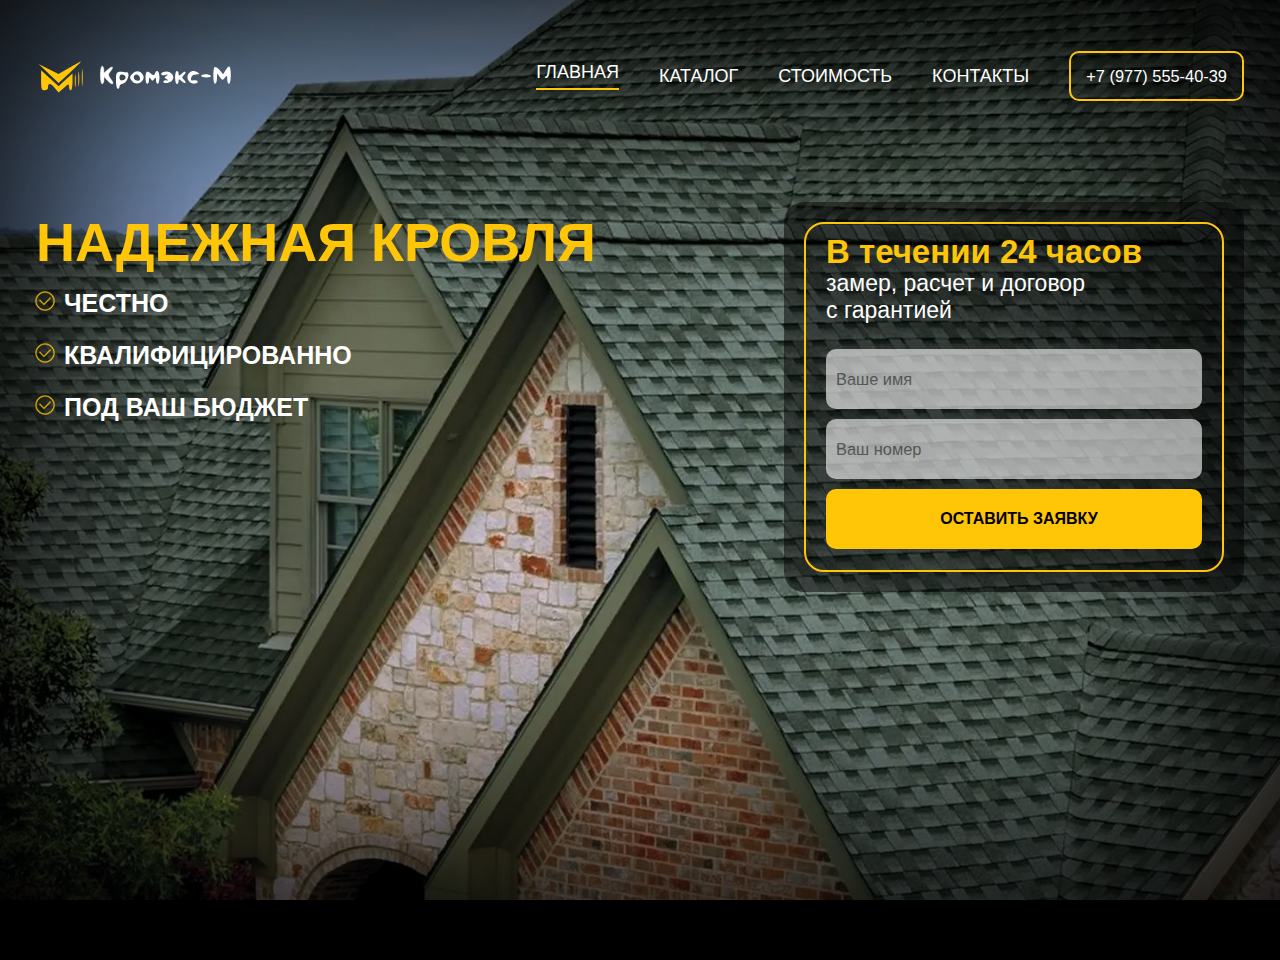
<file: page.html>
<!DOCTYPE html><html lang="en"><head>	<meta charset="UTF-8">	<meta name="viewport" content="width=device-width, initial-scale=1, maximum-scale=1">	<meta http-equiv="X-UA-Compatible" content="ae=edge">	<meta name="format-detection" content="telephone=no">	<title>кромэкс-м</title>	<meta name="keywords" content="keywords">	<meta name="Description" content="Description">	<meta property="og:url" content="https://site.ru">	<meta property="og:image" content="https://site.ru/img/image.jpg">	<link rel="shortcut icon" href="img/icons/favicon.ico">	<link rel="stylesheet" href="css/libs.min.css">	<link rel="stylesheet" href="css/style.min.css"></head><body>	<div class="wrapper">		<div class="content">			<header class="header">	<div class="container">		<div class="header-inner">			<!-- 111111111111 -->			<nav class="menu">				<div class="logo">					<a href="#">						<picture><source srcset="./img/logotype.svg" type="image/webp"><img src="./img/logotype.svg" alt=""></picture>					</a>				</div>				<ul class="list list__bg">					<li class="list-item">						<a class="list-link list-link--active" href="#">ГЛАВНАЯ</a>					</li>					<li class="list-item">						<a class="list-link" href="#">КАТАЛОГ</a>					</li>					<li class="list-item">						<a class="list-link" href="#">СТОИМОСТЬ</a>					</li>					<li class="list-item">						<a class="list-link" href="#">КОНТАКТЫ</a>					</li>					<a class="phone list-item" href="tel:+79775554039">+7 (977) 555-40-39</a>				</ul>				<button class="burger">					<span></span>				</button>							</nav>			<!-- 11111111111 -->		</div>		<div class="header-top">			<div class="top-content">				<h1 class="top-title">НАДЕЖНАЯ КРОВЛЯ</h1>				<ul class="top-list">					<li class="top-item"><svg class="icon">							<use xlink:href="#mark"></use>						</svg>ЧЕСТНО</li>					<li class="top-item"><svg class="icon">							<use xlink:href="#mark"></use>						</svg>КВАЛИФИЦИРОВАННО</li>					<li class="top-item"><svg class="icon">							<use xlink:href="#mark"></use>						</svg>ПОД ВАШ БЮДЖЕТ</li>				</ul>			</div>			<div class="form">				<form class="top-form" action="/">					<h3 class="form-title">В течении 24 часов</h3>					<p class="form-text">замер, расчет и договор <br> с гарантией</p>					<input class="form-input" type="text" placeholder="Ваше имя">					<input class="form-input" type="tel" placeholder="Ваш номер">					<button class="form-input form-btn">ОСТАВИТЬ ЗАЯВКУ</button>				</form>			</div>		</div>		<svg width="0" height="0" class="hidden">			<symbol xmlns="http://www.w3.org/2000/svg" xmlns:xlink="http://www.w3.org/1999/xlink"				viewBox="0 0 1024 1024" id="mark">				<image width="1024" height="1024"					xlink:href="[data-uri] AAB6JgAAgIQAAPoAAACA6AAAdTAAAOpgAAA6mAAAF3CculE8AAAAV1BMVEUAAAAAAAAAAAAAAAAA AAAAAAAAAAAAAAAAAAAAAAAAAAAAAAAAAAAAAAAAAAAAAAAAAAAAAAAAAAAAAAAAAAAAAAAAAAAA AAAAAAAAAAAAAAD/xQf///9Wz0GhAAAAG3RSTlMAAwIIAQUHBgsKDw0ECRQTGwwYFhUSEQ4QGheb kNnZAAAAAWJLR0QcnARBBwAAAAlwSFlzAAAOwwAADsMBx2+oZAAAAAd0SU1FB+UDHw8vFbEahjMA ABr1SURBVHja7d0Lgh3FkQVQhH5ICGPAwNjsf5/jAewBIXW/ysqq+J2zATIj7k0J9evuL74AAAAA AAAAAAAAAAAAAAAAAAAAAAAAAAAAAAAAAAAAAAAAAAAAAAAAAAAAAAAAAAAAAAAAAAAAAAAAAAAA AAAAAAAAAAAAAAAAAAAAAAAAAAAAAAAAAAAAAAAAAAAAAAAAAAAAAAAAAAAAAAAAAAAAAAAAAAAA AAAAAAAAAAAAAAAAAAAAAAAAAAAAAAAAAAAAAAAAAAAAAAAAAAAAAAAAAAAg3i9PiD4bsNkvJ0Sf HVhypvaeAihqd/E9BFDB1c33DkBK91bfMwBZxHXfKwCBomvvGYAg0WX3CECM6I57BSBIdLU9AhAk utIeAYgS3WVvAASJLrFHAKJEt9cbAEGia+sRgCjRffUGQJTopnoDIEp0R70BECW6nd4AiBLdS28A RIlupDcAwkSX0RMAUaJ76A2AMNEVjBY9f4gT3b4corcAIaKLl0f0JuBu0Z3LJnofcKPoumUUvRO4 SXTVsoreC1zvRXTNMnsRvR24VHTD8oveEFwmulw1RG8JLhFdrDqiNwXbRZeqluhtwVbRhaonemOw TXSZaoreGmwRXaS6ojcHp0WXqLbo7cEp0QWqL3qDsCy6PD1EbxGWRBenj+hNwmHRpekleptwyJfR jTldoOgTf+TL6I3C46Lr8hu3gQBdq9L1XrBR94p0vx+c8HJINYKu+TJ6v/CUCd2felt4xsg2jLw0 /MXgHgy+OvxmfAHGD4DBhN8UGOuuD/5F3/MRN43iVfQ94T+U30AYS9hNhbnk3GQYS8TNh7mkO3hE PWZETZKdYE6dBkUpUm1WjCXRBsZcwmxojPVCktdcNTc/M5Abab/hMZcEmx9jSa8hMpfkmiNjXfGv f9F3inLBKP1bIJdSf+NkLnE1UsZ6LatX2D3VF9EXoif1v4rJkp+QXshwSU5Cr2W+JPZGPC+3dcRv o29DJ+p/C2MmJbm8i0mTj1DeyLDJ5SuJvNe+eb+Lvgr17Yvjm+irVLFv5J5cTpLFCKZODoIYxOBJ QArjmD3BXm6KoG9SX7Lrd66/jr4INb33R1CwTQv4OvoeVKT+CVgCQfYk71X0Narb9P8B0degGrnL wia4n9AlYhncTORSsQ7u9EresrERbrPlZ39GX6KbHTv5EH0JKvhG/VPasJaX0Xcgv3fnc+a7UC+x 4fuyvQA842/nUxZ9hb7O7+bb6CuQ2/mI6f+FvABcSv2zO72gv0ffgLz0Pz874iqno+WT/zc4/ymN 6BuQk2AVYVFc4Gyqvom+wBxeALaTqUpsi70kqhb7YqeTcfIJs9t95wVgG2EqyNLYRJRKsja2+F6Q ajq3tx+ij08O/zgVIz91PtCbU6vzfQH824/++C/s1PJ+ij498c79a3L06Tm1vq+iT0+0D/pf3KkF vog+PbFenEmPnzGXwqk33O9tnM0f/x3YImskpwd7ZIXcdGGTHCc1fdglR52IzJvos/OxMz80PPrs RDgRGF88SujMFwOiz879xKWbMz8sMPrs3O3EB4Cjj87nrO/Uh4KHOfH3xeij83nrW/V/dbPof0/2 yiPkpCub5XlS0pfd8hwZ6cx2edpyQL6PPjmP8ALwlLer8fhb9Ml5zA+rG/bj3SZYTcf76IPzqPf+ CsDnrGbDT48qZPkbA6IPztVWk/Eu+uAc8c4LwKf483+I5Z/1Gn1wrrT6B4Nv/y3nG6vmLxZD8XX0 uTnuZ38F4COLkfD//yWt/ktg9Lm5ymIgfo4+N2tWvxoYfW6usRgHv0GurNXf+hh9bq6w+DtA9L+w xRfAbwvpyJ8GA1k6vxOFkaydXwnCUBbPF8v/ABB9bM5b27yfEdiL/s9l98jAZLY/nQTMZv/DLe3/ VfSp2WXtdwZFn5pdltbvx0M18toLMNjS8v0AsFbWfhNc9KnZwevP4p8CvhbYgf7zhRiMZfH8ShBG snZ+t5KEb6IPzUn6z3/IwjwrO38bfWiu8dILMM3Kxq28LXGYxsL5I3mYxb75M4mYxLb5mEwMsrBr Pw6yuZWfDBN9ZtZ47PkrqZjCpvkUuRjCnvkkwRjBmvkM0Rhg4R97fO57iO+OZ8M/DlfjleezhKM9 K+YJ4tGdBfMU+ejt+H6/iz4yd/JXgNasl2ccT4jvEq9D/3mOjPR1fLe+yjPOl16AtqyW50lJVzbL I+SkJ3vlMYeD4tfFVeAB4DGS0pGt8ihZachOeZiwtONR53HS0o6NcoC4NGOhHCIwrXywTw45HJgX 0SfmCfrPQSLTiGVymND0YZccJjRtWCULxKYLi2SF3PTgJWeJ4PRgjayRnA6ObtEXdPnd4Y+PRB+Y T7BEVslOfXbIOukpzwpZJz3V2SBnyE9xB/f3Ifq85PLWA1CaB5xzJKg02+MkESrM881ZMlSY3XGa EJXl8eY8KSrL5thAjIo6uDhfAuST/BWgKHtjC0EqydrY45UoVWRrbCJKBVka2whTPXbGNsJUjpWx 0bE0vYo+Lh4AdhKnaiyMneSpFi82WwlULdbFXhJVifd6tCsWKlKVWNZk16xUpurwWk920U6Fqg6r GuyyrUpVGVY113VrlaoqbGquKxcrV0VY1FiXblauarCnsS7erWSVYE1TXb1cySrBloa6fr2iVYBn eqgb9itbBRzake/cbuOOFnoA8rOjme5ZsXSlZ0Uj3bRj6UrPhia6bcvilZwneqL71ixfydnPQHcu WsBys595bt20gKVmPfPcvGsRy8x2xrl72SKW2KHl2E4Ht29bxhKzm2kC9i1kednNMBELF7K0rGaY Qwv3ArRnM7Mc7P+unYtZVjYzyuH+b1q6mCVlMaMs9N8L0Jq9TLLU/z17F7ScrGWQxf7f/wJED2oO 7/Igy/3fsnpRy8hW5ojtv6ilZCljBPdf1jLyKo8R3n9hS8hOpojvv7AlZCVDJOi/tOXjTR4iRf/F LR0bmSFH/8UtHQsZIUn/5S0dC5kgTf/lLZnILHCXPP0XuGSsY4BE/Ze4ZKyjv1T9l7hUotPA9XL1 X+RSsYz2kvVf5lKxjO7S9V/mMrGM5vL1X+YSsYvmEvZf6hKxit5S9l/q8rCK1nL2X+rSsInWkvY/ 5BcT8il5IsF+afsvd1lYRGN5+y93WdhDX4n7L3hJ5AoFO6Xuvwcgh2SpYJ/c/Ze8HKyhq+T9l7wc bKGp7P0XvRxsoaf8/Re9DDIGg/MK9F/2MrCElir0X/YysIOOSvRf+DKwg4aK9F/44qXNBuuq9F/6 4llBP2X6L33xbKCdOv0Xv3g20E2l/otfOBtoplT/xS9a8nxwVK3+y1808++lWP8FMJr5t1Ku/wIY zPw7qdd/AQxm/o0U7L8AxjL+Rir2XwRjmX4fNfsvgqFMv42i/RfBUKbfRdX+i2Ao02+ibP9FMJLh N1G3/0IYyex7qNx/IQxk9i2U7r8QBjL7Dmr3XwgDmX0DxfsvhIHSjt6qH1a9/4lT2F7arNj1w+r3 P28M28s6ebt+WIP+p41hf0knb9kP69D/rDEcIOfkbfthLfqfNIYTpJy8dT+sR/9zxnCEjIO374c1 6X/OHI6QcPAW/rA2/c+YwxESJsbGH9an/xmDOEK+udv4wxr1P2EQZ0g3dyt/WKf+5wviENnmbucP a9X/dEGcItncLf1hvfqfLYhj5Bq7rT+sWf+zJXGMVGOP/u8X0q7/uZI4R6axhx+gjn79T5XEOTIF J/4EZTTsf6oozpFo6gmOUEXH/meK4iB5pp7hDEW07H+iKE6SZuopDlFDz/7nieIoWYae5BgVNO2/ ByBEkqFb/hWjKja6NhepJMfQO8X4Yn37nySLw6QYerMgX6lx/3NkcZoMQ+8X5TyjqjS0TncpI8HQ W4Y5zagKjazVZYpIkKCucc4yqjoDa3adEuJn3jjQSUZVZlzd7lNB+Mx7RzrHqKoMq92FCoieeftQ G9UlN4w+ahvhI+8fa4O64IrRR20jfuQDgm1M2y8ZfdI2Eox8RLQNae8to0/aRoaRzwi3Ee28ZvRJ 20gx8iHxNqB994w+aRs5Rj4l4Maz66LRJ20jycjHRNxw9tw0+qRtZBn5nJAbzY6rRp+0jTQjHxRz gzl/1+iTtpFn5JOCbixnLxt90jYSjXxU1A3l3G2jT9pGppHPCruRnLlu9Em7yBWoYXE3kBP3jT5q E8kmPi3wxrF84eijNpFt4uMibxiLN44+ahPpJj4v9EaxdOXoozaRb+IDY28QC3eOPmoTCSc+MfjG cPjS0UdtIuPER0bfEA7eOvqoTaSc+MzwG0HSOLaWc+JD428AU+6ZR9KJTy3A9OuPuWgaWQc+tgKz Lz/nplmkHfjcEky+et48dpV34GNrMPbixy4ffdImEg98aBGGXvvw7aNP2kTmgY+swshLr1w/+qRN pB74wDIMvPLi/aNP2kTugY+rw7gLrw8g+qRNJB/4sEIMu+6pAUQftYnsEx9ViVGXPTuB6KM2kX7i g0ox6KobRhB91CbyT3xMLcZcdM8Moo/aRIGJDynGkGtuG0L0UZuoMPER1RhxyZ1TiD5qEyUmPqAc A664eQzRR22ixsTb16P9BffPIfqoTRSZePOCNL/eJYOIPmoTVSbeuiKtL3fVJKKP2kSZiTcuSeOr XTiK6KN2UWbibWvS9mKXziL6pG3UGXnTojS91tXDiD5pG4VG3rIqLS91wzSiT9pGpZE3LEvDK90z juiTtlFq5O3q0u5Ct80j+qRt1Bp5s8I0u86dA4k+aRvFRt6qMq0uc/NEok/aRrWRNypNo6vcP5Lo k7ZRbuRtatPmIiEziT5pG/VG3qQ4Ta4RNZTok7ZRcOQtqtPiEoFTiT5pGxWD16A8Da4QO5Xoo7ZR cubl61P+AuFjiT5qGzVnXrxAxY+fYS7RR22j6MxLV6j04ZMMJvqobVSdeeESFT56nslEH7WPqjMv W6OyB880muiTNlJ26EWLVPTYyWYTfdJG6g69ZJVKHjrfcKJP2kjhoRcsU8Ejp5xO9EkbqTz0cnUq d+Cs44k+aSOlh16sUMWOm3g80UdtpPbUS1Wq1GEDmEeE4lMvVKpCR41hIBGqT71MrcocNIyJRCg/ 9SLFKnLMSEYSovzUS1SrxCGDGUmI+mMvUK4CR4xnJiEajD19vdIfMAVDCdEhjMkLlvx4SZhKjBZz T12x1IfLw1hi9Jh74pIlPloq5hKjydzT1iztwbIxmBhd5p60aEmPlZDJBOky95RVS3monEwmSJvB JyxbwiOlZTRB+oQyXd3SHSgxs4nSaPLJCpfsOLkZTpROk09VuVSHSc90orSafKLSJTpKBcYTpdfk 09QuzUGKMJ8wvSafpHhJjlGH+YRpls0U1UtxiEoMKE632ScoX4IjFGNCcdrNPrx+4Qeox4ji9Jt9 cAH1/9KZRR+1nYazD62g/l87tOij9tNw+IEl1P9rhxZ91IY6Tj+shvp/8dSij9pQy+kHFVH/rx5b 9FEb6jn9kCrq/+Vziz5qQ02nH1BG/b9+cNFH7ajp+G+vo/4vMqhYXed/cyH1f5VJxWo7/1srqf/L jCpW3/nfWEr9X2dWsRqH9bZa6v86w4rWeAE3FVP/TzCsaJ03cEs19f8M04rWegM3lFP/TzGuaL0T e3k99f8U8wrXfAUXF1T/zzGweM1XcGlF9f8kA4vXfQcXllT/zzKxeO1je1lN9f8sI0ug/xIuKqr+ n2ZmGfRfwiVV1f/zzCyDAVu4oKz6v4GhZTAhu9vrqv8bmFoKI9awubD6v4OxpTBjDVsrq/9bGFsO M/awsbT6v4e55TAkwNtqq/97GFwSUxaxqbj6v4nJZTFlEVuqq/+7mFwWY0K8obz6v4vRpTFnFafr q//bmF0ag1ZxssD6v4/h5TFoF6cqrP/7GF4ik5ZxosT6v5HpJTJqGfqfgvElMivM+p+A+aUyaxv6 H8/8Uhm2Dv0PZ4CpTAu0/gczwWSm7UP/Y5lgMuMWov+hjDCZeaHW/0BmmM3Ajeh/HDNMZ+BK9D+M IaYzMdj6H8QU8xm5E/2PYYwJjdyJ/ocwxoRmhlv/A5hjRkO3ov/3M8iUhm5F/+9mkDlN3Yv+38wk cxq7F/2/l1EmNXYx+n8no8xq7mb0/0ZmmdXgzej/fQwzrcGr0f+7GGZek3ej/zcxzbxGR13/b2Ga mY3ejv7fwTgzm70d/b+BeaY2ez36fznzzG34fvT/agaa2/TE6/+1TDS76QvS/0uZaHbjQ6//FzLS 9KxI/69jpvkdWtGr6NOGT0BWDzDTAixp4QWIPnERhlqBJR1+AaLPW8QrQ61A9s3gGqZagjUdHEL0 WcuQrBrs6dAQok9ahlwVYVFHphB9zjrkqgqbenwK0aesQ6rKsKqHxxB9xkKkqoxjq+q7q8FX30+o CrGrx+YQfb5KZKoQr/VDg4g+XSUiVYptPTCI6LOVIlGleK+fn0T0yUoRqGLs67lJRJ+rFnkqxov9 zCiiT1WLOJVjY0+OIvpMxUhTOd7sp2YRfaJihKkeO3tiGNHnqUaYCrK0zw4j+jTViFJFtva5aUSf pZpjPwjIfLOwtk9PI/ok5QhSTQf31n1xQ665nxxVZXGfGEf0KeoRo6o83X+dR/QZ6pGiuqzu43lE n6AgIarL481ZMlSZ5XGSCFXm+eYcCarN/jhDfoqzQM6Qn+pskHXSU54Vsk566rNDVslOA0eXaIv8 TnRasEXWSE4L3nGWCE4TR/f4KvrAZPCl/jfhJWeB2LRhlRwmNH3YJYcJTSOWyUEi08nRH+tqndMJ TC/2ySEC04yFcoC4dHN4o1Y6mLT0Y6U8TFj68ajzKFnpyFZ5jKS0dPij3dY60/GvGfvmkRI87DxC TrqyWZ4nJW0dX+3r6CNzt7cegL7slufISGPHl2u7wxxPyNvoI/M4LwBPEpDmju/Xl3gGeaH/zXnh eYJ4tGfFfJZw9Hf8Y16WPIVoTLCw5RfRZ+YOHzwAI1gznyQYM7yxaD5hIRY+AlDSwqa9AO1JxRwL q34XfWau9ZX+z+Gx5yMrXxx6E31oVnkB+DOJmMW++SN5GGZl4TbeljiMs7Jx/xDY1Hf6P8/Kzn0i sKWVTwDqf3UrHwey9ZZWkvAh+tCctbJ2L0BDgjCUxfOFGMx1/BeFWH0/SyHwU6JaWNr9++hTs9OP /hQYbGn5vhjYyMp3AOh/H0vr98XANpa+AKj/fbwTgNGW1v8y+tTss5QAL0ATto8MzGX3SMFcNs8X qzGQg/Isnl8JwkjWzu9EYSBL57+EYRwr5/8tpkEcylpc+NfR5+YaXoBZ7Js/WwzE99HnZoX+87HF SPjWwIL+R//52OvFUPwUfXCO+mlx1b4HrLXFVPzyVfTBOWbpJwD7C0B/q7n4MfrgHPGt/vNpq8n4 W/TBedw/9J/PWc2GrwWU8U/957Pe+jtAcz+sbvh19Mm5w2o8/AFRg/3yNAnpzHZ5joz0Zbc8T0q6 slkeISc92SsPWft9YZKS3PpW/RawYZa/GOgFSOvV+k59AXCc9+tp8UvjU1r9Tq9/+zn67NxvPS5+ ZExGP59YaPTZiXAiMD9En52Pndim/g8lM33YJcdJTRc2yQq56cEeWXMmOV9GH57fnPhQh/4Pd+JL x7/88i769Pyfr/SfZR/OpEd8Eji1QD8CdLwTHx/xAiRwan0+AMgX77wAhZ1a3jfRpyeD5Z8g6Q+R aG9Ore7b6OOTw/enYuQvAWHO7c3HOfnd8k+R9AJEOre1f0Qfnzz+dS5L/i05wLl/vfXnP390Lkz+ EnA/G2MnearFvtjrbKL8TKkbnfoAp/7zKWczJVS3sSouIFZFWBSXOB0sHwq6wYkf5/qbf0XfgKz+ 7s+W9E6v6J/RNyCvn7wAuZ3+179ffoq+Apmd+74AT8DFzm/H5/950rnvDfQCXOr8bt5EX4HsXp5P mSfgEhsWo/8869RPmPMCXGbDWnxYi0dsiJonYDM74T7Slo2NcKcdeRO4bayDm22JnP/l3GLHP8ro P8dsCZ3UbWATRNiTO8E7yRoI8q3oxduzAx//ZcE3/vQJtmkBL6PvQU3nv/PEE3CC6RNNBsN4fUlg VwrF8CCDJ4VtQZTEA0ydLM7/jBBhPGjfxN9HX4X6tv3PqN8g9JAX++bto5jssC+R/hLwLMMmnY2h lMonmTQZ7cylYH7Wzin/GH0ZOnnjCbjc1hH7FQ3stTWenoC/MF9y25tQEf0TwyW991J6kc2D/Tr6 PjS1OaiegF+ZKlXszqqPquz5eV/6zz22x3V2YI2TYjZ+MHh8Zo2Sgi6I7cjcmiM17fjtgX8x7B8D rviLlN/8x02uSO+kP77Mj9quSfCMvwZc8oe//nOrjd+0PivGV83ty+iLMcxVSe78BpgZfXwQ52Ou m9eH6Ksx0nWJ7vcGmBX9XJnqTrk2J5q6Ntotsm1ENPbVxfkuHvCrp/Mu+oKMd3XG674BJsMEu36L cK+k3zAUv/WXHG4Ie603wEAY5aqPt1bM/E2jGPGxacq4KfbJHwFTYKz7wp8z/tPvz3T7f7xdmRLc e3N/+yene3uQ5BEYeWn4pNvbEFqIWbeFB0SUIqAXQ64JRwVV47Z+dL8fnBRZkQt7En0r9aeK6Kps bUz0LbZeBu5w10cDr2tP9Ik/4kt/1BLdmF6itwmHRZemj+hNwpLo4vQQvUVYFl2e+qI3CKdEF6i2 6O3BadElqit6c7BFdJFqit4abBNdpnqiNwZbRReqluhtwXbRpaojelNwiehi1RC9JbjM2+h2Zfc6 ekNwreiKZRa9G7hBdM2yit4L3CS6ahlF7wRuFF23bKL3AXeL7lwe0ZuAENHFyyF6CxAnun3RoucP waIrqP4QK7qH2g+xotuo/RAqupLaD7Gii6n+ECu6ndoPsaI7qv0QK9tvFtvA7/aCI6Ibu1P0LKGi 6N5qP8SKbq/2Q7DoEis/BIsus/JDrOhOKz9Eiy638kOw6JIrP0SLbrvuQ7To3us+RNN9GE/1Ac0H tj8E0fcBlqg98F8KDwAAAAAAAAAAAAAAAAAAAAAAAAAAAAAAAAAAAAAAAAAAAAAAAAAAAAAAAAAA AAAAAAAAAAAAAAAAAAAAAAAAAAAAAAAAAAAAAAAAAAAAAAAAAAAAAAAAAAAAAAAAAAAAAAAAAAAA AAAAAAAAAAAAAAAAAAAAAAAAAAAAAAAAAAAAAAAAAAAAAAAAAAAAAAAAAAAAAAAAAAAAAAAAAAAA AAAAkNz/AmIBwKK9vtaCAAAAJXRFWHRkYXRlOmNyZWF0ZQAyMDIxLTAzLTMxVDE1OjQ3OjIxKzAz OjAwYdLXNwAAACV0RVh0ZGF0ZTptb2RpZnkAMjAyMS0wMy0zMVQxNTo0NzoyMSswMzowMBCPb4sA AAAASUVORK5CYII=">				</image>			</symbol>		</svg>	</div></header>			<main class="main">			</main>		</div>		<footer class="footer">	<div class="footer__container container">		<div class="footer__body">		</div>	</div></footer>	</div>		<script src="js/libs.min.js"></script><script src="js/script.min.js"></script></body></html>
</file>
<file: css/libs.min.css>
@charset "UTF-8";/*! normalize.css v8.0.1 | MIT License | github.com/necolas/normalize.css */button,hr,input{overflow:visible}progress,sub,sup{vertical-align:baseline}.fancybox-container,.fancybox-thumbs,.fancybox-thumbs__list a,.slick-slider{-webkit-tap-highlight-color:transparent}.fancybox-caption,.fancybox-infobar,.slick-slide.dragging img{pointer-events:none}.fancybox-infobar,.fancybox-slide--image .fancybox-content{-webkit-user-select:none;-moz-user-select:none;-ms-user-select:none}.fancybox-container,.fancybox-slide,.fancybox-slide--image .fancybox-content,.fancybox-thumbs__list a{-webkit-backface-visibility:hidden}html{line-height:1.15;-webkit-text-size-adjust:100%}body{margin:0}details,main{display:block}h1{font-size:2em;margin:.67em 0}hr{-webkit-box-sizing:content-box;box-sizing:content-box;height:0}code,kbd,pre,samp{font-family:monospace,monospace;font-size:1em}a{background-color:transparent}abbr[title]{border-bottom:none;-webkit-text-decoration:underline dotted;text-decoration:underline dotted}b,strong{font-weight:bolder}small{font-size:80%}sub,sup{font-size:75%;line-height:0;position:relative}sub{bottom:-.25em}sup{top:-.5em}img{border-style:none}button,input,optgroup,select,textarea{font-family:inherit;font-size:100%;line-height:1.15;margin:0}button,select{text-transform:none}[type=button],[type=reset],[type=submit],button{-webkit-appearance:button}[type=button]::-moz-focus-inner,[type=reset]::-moz-focus-inner,[type=submit]::-moz-focus-inner,button::-moz-focus-inner{border-style:none;padding:0}[type=button]:-moz-focusring,[type=reset]:-moz-focusring,[type=submit]:-moz-focusring,button:-moz-focusring{outline:ButtonText dotted 1px}fieldset{padding:.35em .75em .625em}legend{-webkit-box-sizing:border-box;box-sizing:border-box;color:inherit;display:table;max-width:100%;padding:0;white-space:normal}textarea{overflow:auto}[type=checkbox],[type=radio]{-webkit-box-sizing:border-box;box-sizing:border-box;padding:0}[type=number]::-webkit-inner-spin-button,[type=number]::-webkit-outer-spin-button{height:auto}[type=search]{-webkit-appearance:textfield;outline-offset:-2px}[type=search]::-webkit-search-decoration{-webkit-appearance:none}::-webkit-file-upload-button{-webkit-appearance:button;font:inherit}summary{display:list-item}[hidden],template{display:none}body.compensate-for-scrollbar{overflow:hidden}.fancybox-active{height:auto}.fancybox-is-hidden{left:-9999px;margin:0;position:absolute!important;top:-9999px;visibility:hidden}.fancybox-container{height:100%;left:0;outline:0;position:fixed;top:0;-ms-touch-action:manipulation;touch-action:manipulation;-webkit-transform:translateZ(0);transform:translateZ(0);width:100%;z-index:99992}.fancybox-container *{-webkit-box-sizing:border-box;box-sizing:border-box}.fancybox-bg,.fancybox-inner,.fancybox-outer,.fancybox-stage{bottom:0;left:0;position:absolute;right:0;top:0}.fancybox-outer{-webkit-overflow-scrolling:touch;overflow-y:auto}.fancybox-bg{background:#1e1e1e;opacity:0;-webkit-transition-duration:inherit;-o-transition-duration:inherit;transition-duration:inherit;-webkit-transition-property:opacity;-o-transition-property:opacity;transition-property:opacity;-webkit-transition-timing-function:cubic-bezier(.47,0,.74,.71);-o-transition-timing-function:cubic-bezier(.47,0,.74,.71);transition-timing-function:cubic-bezier(.47,0,.74,.71)}.fancybox-is-open .fancybox-bg{opacity:.9;-webkit-transition-timing-function:cubic-bezier(.22,.61,.36,1);-o-transition-timing-function:cubic-bezier(.22,.61,.36,1);transition-timing-function:cubic-bezier(.22,.61,.36,1)}.fancybox-caption,.fancybox-infobar,.fancybox-navigation .fancybox-button,.fancybox-toolbar{direction:ltr;opacity:0;position:absolute;-webkit-transition:opacity .25s ease,visibility 0s ease .25s;-o-transition:opacity .25s ease,visibility 0s ease .25s;transition:opacity .25s ease,visibility 0s ease .25s;visibility:hidden;z-index:99997}.fancybox-show-caption .fancybox-caption,.fancybox-show-infobar .fancybox-infobar,.fancybox-show-nav .fancybox-navigation .fancybox-button,.fancybox-show-toolbar .fancybox-toolbar{opacity:1;-webkit-transition:opacity .25s ease 0s,visibility 0s ease 0s;-o-transition:opacity .25s ease 0s,visibility 0s ease 0s;transition:opacity .25s ease 0s,visibility 0s ease 0s;visibility:visible}.fancybox-infobar{color:#ccc;font-size:13px;-webkit-font-smoothing:subpixel-antialiased;height:44px;left:0;line-height:44px;min-width:44px;mix-blend-mode:difference;padding:0 10px;top:0;-webkit-touch-callout:none;user-select:none}.fancybox-toolbar{right:0;top:0}.fancybox-stage{direction:ltr;overflow:visible;-webkit-transform:translateZ(0);transform:translateZ(0);z-index:99994}.fancybox-is-open .fancybox-stage{overflow:hidden}.fancybox-slide{display:none;height:100%;left:0;outline:0;overflow:auto;-webkit-overflow-scrolling:touch;padding:44px;position:absolute;text-align:center;top:0;-webkit-transition-property:opacity,-webkit-transform;-o-transition-property:transform,opacity;transition-property:transform,opacity;transition-property:transform,opacity,-webkit-transform;white-space:normal;width:100%;z-index:99994}.fancybox-slide::before{content:'';display:inline-block;font-size:0;height:100%;vertical-align:middle;width:0}.fancybox-is-sliding .fancybox-slide,.fancybox-slide--current,.fancybox-slide--next,.fancybox-slide--previous{display:block}.fancybox-slide--image{overflow:hidden;padding:44px 0}.fancybox-slide--image::before{display:none}.fancybox-slide--html{padding:6px}.fancybox-content{background:#fff;display:inline-block;margin:0;max-width:100%;overflow:auto;-webkit-overflow-scrolling:touch;padding:44px;position:relative;text-align:left;vertical-align:middle}.fancybox-slide--image .fancybox-content{-webkit-animation-timing-function:cubic-bezier(.5,0,.14,1);animation-timing-function:cubic-bezier(.5,0,.14,1);background:no-repeat;background-size:100% 100%;left:0;max-width:none;overflow:visible;padding:0;position:absolute;top:0;-ms-transform-origin:top left;-webkit-transform-origin:top left;transform-origin:top left;-webkit-transition-property:opacity,-webkit-transform;-o-transition-property:transform,opacity;transition-property:transform,opacity;transition-property:transform,opacity,-webkit-transform;user-select:none;z-index:99995}.fancybox-image,.fancybox-share__button,.fancybox-spaceball{-webkit-user-select:none;-moz-user-select:none;-ms-user-select:none}.fancybox-can-zoomOut .fancybox-content{cursor:-webkit-zoom-out;cursor:zoom-out}.fancybox-can-zoomIn .fancybox-content{cursor:-webkit-zoom-in;cursor:zoom-in}.fancybox-can-pan .fancybox-content,.fancybox-can-swipe .fancybox-content{cursor:-webkit-grab;cursor:grab}.fancybox-is-grabbing .fancybox-content{cursor:-webkit-grabbing;cursor:grabbing}.fancybox-container [data-selectable=true]{cursor:text}.fancybox-image,.fancybox-spaceball{background:0 0;border:0;height:100%;left:0;margin:0;max-height:none;max-width:none;padding:0;position:absolute;top:0;user-select:none;width:100%}.fancybox-spaceball{z-index:1}.fancybox-slide--iframe .fancybox-content,.fancybox-slide--map .fancybox-content,.fancybox-slide--pdf .fancybox-content,.fancybox-slide--video .fancybox-content{height:100%;overflow:visible;padding:0;width:100%}.fancybox-slide--video .fancybox-content{background:#000}.fancybox-slide--map .fancybox-content{background:#e5e3df}.fancybox-slide--iframe .fancybox-content{background:#fff}.fancybox-iframe,.fancybox-video{background:0 0;border:0;display:block;height:100%;margin:0;overflow:hidden;padding:0;width:100%}.fancybox-iframe{left:0;position:absolute;top:0}.fancybox-error{background:#fff;cursor:default;max-width:400px;padding:40px;width:100%}.fancybox-error p{color:#444;font-size:16px;line-height:20px;margin:0;padding:0}.fancybox-button{background:rgba(30,30,30,.6);border:0;border-radius:0;-webkit-box-shadow:none;box-shadow:none;cursor:pointer;display:inline-block;height:44px;margin:0;padding:10px;position:relative;-webkit-transition:color .2s;-o-transition:color .2s;transition:color .2s;vertical-align:top;visibility:inherit;width:44px}.fancybox-button,.fancybox-button:link,.fancybox-button:visited{color:#ccc}.fancybox-button:hover{color:#fff}.fancybox-button:focus{outline:0}.fancybox-button.fancybox-focus{outline:dotted 1px}.fancybox-button[disabled],.fancybox-button[disabled]:hover{color:#888;cursor:default;outline:0}.fancybox-button div{height:100%}.fancybox-button svg{display:block;height:100%;overflow:visible;position:relative;width:100%}.fancybox-button--fsenter svg:nth-child(2),.fancybox-button--fsexit svg:nth-child(1),.fancybox-button--pause svg:nth-child(1),.fancybox-button--play svg:nth-child(2),.fancybox-is-scaling .fancybox-close-small,.fancybox-is-zoomable.fancybox-can-pan .fancybox-close-small{display:none}.fancybox-button svg path{fill:currentColor;stroke-width:0}.fancybox-progress{background:#ff5268;height:2px;left:0;position:absolute;right:0;top:0;-ms-transform:scaleX(0);-webkit-transform:scaleX(0);transform:scaleX(0);-ms-transform-origin:0;-webkit-transform-origin:0;transform-origin:0;-webkit-transition-property:-webkit-transform;-o-transition-property:transform;transition-property:transform;transition-property:transform,-webkit-transform;-webkit-transition-timing-function:linear;-o-transition-timing-function:linear;transition-timing-function:linear;z-index:99998}.fancybox-close-small{background:0 0;border:0;border-radius:0;color:#ccc;cursor:pointer;opacity:.8;padding:8px;position:absolute;right:-12px;top:-44px;z-index:401}.fancybox-close-small:hover{color:#fff;opacity:1}.fancybox-slide--html .fancybox-close-small{color:currentColor;padding:10px;right:0;top:0}.fancybox-slide--image.fancybox-is-scaling .fancybox-content{overflow:hidden}.fancybox-navigation .fancybox-button{background-clip:content-box;height:100px;opacity:0;position:absolute;top:calc(50% - 50px);width:70px}.fancybox-navigation .fancybox-button div{padding:7px}.fancybox-navigation .fancybox-button--arrow_left{left:0;left:env(safe-area-inset-left);padding:31px 26px 31px 6px}.fancybox-navigation .fancybox-button--arrow_right{padding:31px 6px 31px 26px;right:0;right:env(safe-area-inset-right)}.fancybox-caption{background:-webkit-gradient(linear,left bottom,left top,from(rgba(0,0,0,.85)),color-stop(50%,rgba(0,0,0,.3)),color-stop(65%,rgba(0,0,0,.15)),color-stop(75.5%,rgba(0,0,0,.075)),color-stop(82.85%,rgba(0,0,0,.037)),color-stop(88%,rgba(0,0,0,.019)),to(rgba(0,0,0,0)));background:-o-linear-gradient(bottom,rgba(0,0,0,.85) 0,rgba(0,0,0,.3) 50%,rgba(0,0,0,.15) 65%,rgba(0,0,0,.075) 75.5%,rgba(0,0,0,.037) 82.85%,rgba(0,0,0,.019) 88%,rgba(0,0,0,0) 100%);background:linear-gradient(to top,rgba(0,0,0,.85) 0,rgba(0,0,0,.3) 50%,rgba(0,0,0,.15) 65%,rgba(0,0,0,.075) 75.5%,rgba(0,0,0,.037) 82.85%,rgba(0,0,0,.019) 88%,rgba(0,0,0,0) 100%);bottom:0;color:#eee;font-size:14px;font-weight:400;left:0;line-height:1.5;padding:75px 44px 25px;right:0;text-align:center;z-index:99996}@supports (padding:max(0px)){.fancybox-caption{padding:75px max(44px,env(safe-area-inset-right)) max(25px,env(safe-area-inset-bottom)) max(44px,env(safe-area-inset-left))}}.fancybox-caption--separate{margin-top:-50px}.fancybox-caption__body{max-height:50vh;overflow:auto;pointer-events:all}.fancybox-caption a,.fancybox-caption a:link,.fancybox-caption a:visited{color:#ccc;text-decoration:none}.fancybox-caption a:hover{color:#fff;text-decoration:underline}.fancybox-loading{-webkit-animation:fancybox-rotate 1s linear infinite;animation:fancybox-rotate 1s linear infinite;background:0 0;border:4px solid #888;border-bottom-color:#fff;border-radius:50%;height:50px;left:50%;margin:-25px 0 0 -25px;opacity:.7;padding:0;position:absolute;top:50%;width:50px;z-index:99999}@-webkit-keyframes fancybox-rotate{100%{-webkit-transform:rotate(360deg);transform:rotate(360deg)}}@keyframes fancybox-rotate{100%{-webkit-transform:rotate(360deg);transform:rotate(360deg)}}.fancybox-animated{-webkit-transition-timing-function:cubic-bezier(0,0,.25,1);-o-transition-timing-function:cubic-bezier(0,0,.25,1);transition-timing-function:cubic-bezier(0,0,.25,1)}.fancybox-fx-slide.fancybox-slide--previous{opacity:0;-webkit-transform:translate3d(-100%,0,0);transform:translate3d(-100%,0,0)}.fancybox-fx-slide.fancybox-slide--next{opacity:0;-webkit-transform:translate3d(100%,0,0);transform:translate3d(100%,0,0)}.fancybox-fx-slide.fancybox-slide--current{opacity:1;-webkit-transform:translate3d(0,0,0);transform:translate3d(0,0,0)}.fancybox-fx-fade.fancybox-slide--next,.fancybox-fx-fade.fancybox-slide--previous{opacity:0;-webkit-transition-timing-function:cubic-bezier(.19,1,.22,1);-o-transition-timing-function:cubic-bezier(.19,1,.22,1);transition-timing-function:cubic-bezier(.19,1,.22,1)}.fancybox-fx-fade.fancybox-slide--current{opacity:1}.fancybox-fx-zoom-in-out.fancybox-slide--previous{opacity:0;-webkit-transform:scale3d(1.5,1.5,1.5);transform:scale3d(1.5,1.5,1.5)}.fancybox-fx-zoom-in-out.fancybox-slide--next{opacity:0;-webkit-transform:scale3d(.5,.5,.5);transform:scale3d(.5,.5,.5)}.fancybox-fx-zoom-in-out.fancybox-slide--current{opacity:1;-webkit-transform:scale3d(1,1,1);transform:scale3d(1,1,1)}.fancybox-fx-rotate.fancybox-slide--previous{opacity:0;-ms-transform:rotate(-360deg);-webkit-transform:rotate(-360deg);transform:rotate(-360deg)}.fancybox-fx-rotate.fancybox-slide--next{opacity:0;-ms-transform:rotate(360deg);-webkit-transform:rotate(360deg);transform:rotate(360deg)}.fancybox-fx-rotate.fancybox-slide--current{opacity:1;-ms-transform:rotate(0);-webkit-transform:rotate(0);transform:rotate(0)}.fancybox-fx-circular.fancybox-slide--previous{opacity:0;-webkit-transform:scale3d(0,0,0) translate3d(-100%,0,0);transform:scale3d(0,0,0) translate3d(-100%,0,0)}.fancybox-fx-circular.fancybox-slide--next{opacity:0;-webkit-transform:scale3d(0,0,0) translate3d(100%,0,0);transform:scale3d(0,0,0) translate3d(100%,0,0)}.fancybox-fx-circular.fancybox-slide--current{opacity:1;-webkit-transform:scale3d(1,1,1) translate3d(0,0,0);transform:scale3d(1,1,1) translate3d(0,0,0)}.fancybox-fx-tube.fancybox-slide--previous{-webkit-transform:translate3d(-100%,0,0) scale(.1) skew(-10deg);transform:translate3d(-100%,0,0) scale(.1) skew(-10deg)}.fancybox-fx-tube.fancybox-slide--next{-webkit-transform:translate3d(100%,0,0) scale(.1) skew(10deg);transform:translate3d(100%,0,0) scale(.1) skew(10deg)}.fancybox-fx-tube.fancybox-slide--current{-webkit-transform:translate3d(0,0,0) scale(1);transform:translate3d(0,0,0) scale(1)}@media all and (max-height:576px){.fancybox-slide{padding-left:6px;padding-right:6px}.fancybox-slide--image{padding:6px 0}.fancybox-close-small{right:-6px}.fancybox-slide--image .fancybox-close-small{background:#4e4e4e;color:#f2f4f6;height:36px;opacity:1;padding:6px;right:0;top:0;width:36px}.fancybox-caption{padding-left:12px;padding-right:12px}@supports (padding:max(0px)){.fancybox-caption{padding-left:max(12px,env(safe-area-inset-left));padding-right:max(12px,env(safe-area-inset-right))}}}.fancybox-share{background:#f4f4f4;border-radius:3px;max-width:90%;padding:30px;text-align:center}.fancybox-share h1{color:#222;font-size:35px;font-weight:700;margin:0 0 20px}.fancybox-share p{margin:0;padding:0}.fancybox-share__button{border:0;border-radius:3px;display:inline-block;font-size:14px;font-weight:700;line-height:40px;margin:0 5px 10px;min-width:130px;padding:0 15px;text-decoration:none;-webkit-transition:all .2s;-o-transition:all .2s;transition:all .2s;user-select:none;white-space:nowrap}.fancybox-share__button:link,.fancybox-share__button:visited{color:#fff}.fancybox-share__button:hover{text-decoration:none}.fancybox-share__button--fb{background:#3b5998}.fancybox-share__button--fb:hover{background:#344e86}.fancybox-share__button--pt{background:#bd081d}.fancybox-share__button--pt:hover{background:#aa0719}.fancybox-share__button--tw{background:#1da1f2}.fancybox-share__button--tw:hover{background:#0d95e8}.fancybox-share__button svg{height:25px;margin-right:7px;position:relative;top:-1px;vertical-align:middle;width:25px}.fancybox-share__button svg path{fill:#fff}.fancybox-share__input{background:0 0;border:0;border-bottom:1px solid #d7d7d7;border-radius:0;color:#5d5b5b;font-size:14px;margin:10px 0 0;outline:0;padding:10px 15px;width:100%}.fancybox-thumbs{background:#ddd;bottom:0;display:none;margin:0;-webkit-overflow-scrolling:touch;-ms-overflow-style:-ms-autohiding-scrollbar;padding:2px 2px 4px;position:absolute;right:0;top:0;width:212px;z-index:99995}.fancybox-thumbs-x{overflow-x:auto;overflow-y:hidden}.fancybox-show-thumbs .fancybox-thumbs{display:block}.fancybox-show-thumbs .fancybox-inner{right:212px}.fancybox-thumbs__list{font-size:0;height:100%;list-style:none;margin:0;overflow-x:hidden;overflow-y:auto;padding:0;position:absolute;position:relative;white-space:nowrap;width:100%}.fancybox-thumbs-x .fancybox-thumbs__list{overflow:hidden}.fancybox-thumbs-y .fancybox-thumbs__list::-webkit-scrollbar{width:7px}.fancybox-thumbs-y .fancybox-thumbs__list::-webkit-scrollbar-track{background:#fff;border-radius:10px;-webkit-box-shadow:inset 0 0 6px rgba(0,0,0,.3);box-shadow:inset 0 0 6px rgba(0,0,0,.3)}.fancybox-thumbs-y .fancybox-thumbs__list::-webkit-scrollbar-thumb{background:#2a2a2a;border-radius:10px}.fancybox-thumbs__list a{backface-visibility:hidden;background-color:rgba(0,0,0,.1);background-position:center center;background-repeat:no-repeat;background-size:cover;cursor:pointer;float:left;height:75px;margin:2px;max-height:calc(100% - 8px);max-width:calc(50% - 4px);outline:0;overflow:hidden;padding:0;position:relative;width:100px}.fancybox-thumbs__list a::before{border:6px solid #ff5268;bottom:0;content:'';left:0;opacity:0;position:absolute;right:0;top:0;-webkit-transition:all .2s cubic-bezier(.25,.46,.45,.94);-o-transition:all .2s cubic-bezier(.25,.46,.45,.94);transition:all .2s cubic-bezier(.25,.46,.45,.94);z-index:99991}.slick-list,.slick-slider,.slick-track{position:relative;display:block}.fancybox-thumbs__list a:focus::before{opacity:.5}.fancybox-thumbs__list a.fancybox-thumbs-active::before{opacity:1}@media all and (max-width:576px){.fancybox-thumbs{width:110px}.fancybox-show-thumbs .fancybox-inner{right:110px}.fancybox-thumbs__list a{max-width:calc(100% - 10px)}}.slick-slider{-webkit-box-sizing:border-box;box-sizing:border-box;-webkit-user-select:none;-moz-user-select:none;-ms-user-select:none;user-select:none;-webkit-touch-callout:none;-khtml-user-select:none;-ms-touch-action:pan-y;touch-action:pan-y}.slick-list{overflow:hidden;margin:0;padding:0}.slick-list:focus{outline:0}.slick-list.dragging{cursor:pointer;cursor:hand}.slick-slider .slick-list,.slick-slider .slick-track{-webkit-transform:translate3d(0,0,0);-ms-transform:translate3d(0,0,0);transform:translate3d(0,0,0)}.slick-track{top:0;left:0;margin-left:auto;margin-right:auto}.slick-track:after,.slick-track:before{display:table;content:''}.slick-track:after{clear:both}.slick-loading .slick-track{visibility:hidden}.slick-slide{display:none;float:left;height:100%;min-height:1px}[dir=rtl] .slick-slide{float:right}.slick-slide img{display:block}.slick-slide.slick-loading img{display:none}.slick-initialized .slick-slide{display:block}.slick-loading .slick-slide{visibility:hidden}.slick-vertical .slick-slide{display:block;height:auto;border:1px solid transparent}.slick-arrow.slick-hidden{display:none}/*!
 * animate.css - https://animate.style/
 * Version - 4.1.1
 * Licensed under the MIT license - http://opensource.org/licenses/MIT
 *
 * Copyright (c) 2020 Animate.css
 */:root{--animate-duration:1s;--animate-delay:1s;--animate-repeat:1}.animate__animated{-webkit-animation-duration:var(--animate-duration);animation-duration:var(--animate-duration);-webkit-animation-fill-mode:both;animation-fill-mode:both}.animate__animated.animate__infinite{-webkit-animation-iteration-count:infinite;animation-iteration-count:infinite}.animate__animated.animate__repeat-1{-webkit-animation-iteration-count:var(--animate-repeat);animation-iteration-count:var(--animate-repeat)}.animate__animated.animate__repeat-2{-webkit-animation-iteration-count:calc(var(--animate-repeat) * 2);animation-iteration-count:calc(var(--animate-repeat) * 2)}.animate__animated.animate__repeat-3{-webkit-animation-iteration-count:calc(var(--animate-repeat) * 3);animation-iteration-count:calc(var(--animate-repeat) * 3)}.animate__animated.animate__delay-1s{-webkit-animation-delay:var(--animate-delay);animation-delay:var(--animate-delay)}.animate__animated.animate__delay-2s{-webkit-animation-delay:calc(var(--animate-delay) * 2);animation-delay:calc(var(--animate-delay) * 2)}.animate__animated.animate__delay-3s{-webkit-animation-delay:calc(var(--animate-delay) * 3);animation-delay:calc(var(--animate-delay) * 3)}.animate__animated.animate__delay-4s{-webkit-animation-delay:calc(var(--animate-delay) * 4);animation-delay:calc(var(--animate-delay) * 4)}.animate__animated.animate__delay-5s{-webkit-animation-delay:calc(var(--animate-delay) * 5);animation-delay:calc(var(--animate-delay) * 5)}.animate__animated.animate__faster{-webkit-animation-duration:calc(var(--animate-duration)/ 2);animation-duration:calc(var(--animate-duration)/ 2)}.animate__animated.animate__fast{-webkit-animation-duration:calc(var(--animate-duration) * .8);animation-duration:calc(var(--animate-duration) * .8)}.animate__animated.animate__slow{-webkit-animation-duration:calc(var(--animate-duration) * 2);animation-duration:calc(var(--animate-duration) * 2)}.animate__animated.animate__slower{-webkit-animation-duration:calc(var(--animate-duration) * 3);animation-duration:calc(var(--animate-duration) * 3)}@media print,(prefers-reduced-motion:reduce){.animate__animated{-webkit-animation-duration:1ms!important;animation-duration:1ms!important;-webkit-transition-duration:1ms!important;-o-transition-duration:1ms!important;transition-duration:1ms!important;-webkit-animation-iteration-count:1!important;animation-iteration-count:1!important}.animate__animated[class*=Out]{opacity:0}}@-webkit-keyframes bounce{20%,53%,from,to{-webkit-animation-timing-function:cubic-bezier(.215,.61,.355,1);animation-timing-function:cubic-bezier(.215,.61,.355,1);-webkit-transform:translate3d(0,0,0);transform:translate3d(0,0,0)}40%,43%{-webkit-animation-timing-function:cubic-bezier(.755,.05,.855,.06);animation-timing-function:cubic-bezier(.755,.05,.855,.06);-webkit-transform:translate3d(0,-30px,0) scaleY(1.1);transform:translate3d(0,-30px,0) scaleY(1.1)}70%{-webkit-animation-timing-function:cubic-bezier(.755,.05,.855,.06);animation-timing-function:cubic-bezier(.755,.05,.855,.06);-webkit-transform:translate3d(0,-15px,0) scaleY(1.05);transform:translate3d(0,-15px,0) scaleY(1.05)}80%{-webkit-transition-timing-function:cubic-bezier(.215,.61,.355,1);transition-timing-function:cubic-bezier(.215,.61,.355,1);-webkit-transform:translate3d(0,0,0) scaleY(.95);transform:translate3d(0,0,0) scaleY(.95)}90%{-webkit-transform:translate3d(0,-4px,0) scaleY(1.02);transform:translate3d(0,-4px,0) scaleY(1.02)}}@keyframes bounce{20%,53%,from,to{-webkit-animation-timing-function:cubic-bezier(.215,.61,.355,1);animation-timing-function:cubic-bezier(.215,.61,.355,1);-webkit-transform:translate3d(0,0,0);transform:translate3d(0,0,0)}40%,43%{-webkit-animation-timing-function:cubic-bezier(.755,.05,.855,.06);animation-timing-function:cubic-bezier(.755,.05,.855,.06);-webkit-transform:translate3d(0,-30px,0) scaleY(1.1);transform:translate3d(0,-30px,0) scaleY(1.1)}70%{-webkit-animation-timing-function:cubic-bezier(.755,.05,.855,.06);animation-timing-function:cubic-bezier(.755,.05,.855,.06);-webkit-transform:translate3d(0,-15px,0) scaleY(1.05);transform:translate3d(0,-15px,0) scaleY(1.05)}80%{-webkit-transition-timing-function:cubic-bezier(.215,.61,.355,1);-o-transition-timing-function:cubic-bezier(.215,.61,.355,1);transition-timing-function:cubic-bezier(.215,.61,.355,1);-webkit-transform:translate3d(0,0,0) scaleY(.95);transform:translate3d(0,0,0) scaleY(.95)}90%{-webkit-transform:translate3d(0,-4px,0) scaleY(1.02);transform:translate3d(0,-4px,0) scaleY(1.02)}}.animate__bounce{-webkit-animation-name:bounce;animation-name:bounce;-webkit-transform-origin:center bottom;-ms-transform-origin:center bottom;transform-origin:center bottom}@-webkit-keyframes flash{50%,from,to{opacity:1}25%,75%{opacity:0}}@keyframes flash{50%,from,to{opacity:1}25%,75%{opacity:0}}.animate__flash{-webkit-animation-name:flash;animation-name:flash}@-webkit-keyframes pulse{from,to{-webkit-transform:scale3d(1,1,1);transform:scale3d(1,1,1)}50%{-webkit-transform:scale3d(1.05,1.05,1.05);transform:scale3d(1.05,1.05,1.05)}}@keyframes pulse{from,to{-webkit-transform:scale3d(1,1,1);transform:scale3d(1,1,1)}50%{-webkit-transform:scale3d(1.05,1.05,1.05);transform:scale3d(1.05,1.05,1.05)}}.animate__pulse{-webkit-animation-name:pulse;animation-name:pulse;-webkit-animation-timing-function:ease-in-out;animation-timing-function:ease-in-out}@-webkit-keyframes rubberBand{from,to{-webkit-transform:scale3d(1,1,1);transform:scale3d(1,1,1)}30%{-webkit-transform:scale3d(1.25,.75,1);transform:scale3d(1.25,.75,1)}40%{-webkit-transform:scale3d(.75,1.25,1);transform:scale3d(.75,1.25,1)}50%{-webkit-transform:scale3d(1.15,.85,1);transform:scale3d(1.15,.85,1)}65%{-webkit-transform:scale3d(.95,1.05,1);transform:scale3d(.95,1.05,1)}75%{-webkit-transform:scale3d(1.05,.95,1);transform:scale3d(1.05,.95,1)}}@keyframes rubberBand{from,to{-webkit-transform:scale3d(1,1,1);transform:scale3d(1,1,1)}30%{-webkit-transform:scale3d(1.25,.75,1);transform:scale3d(1.25,.75,1)}40%{-webkit-transform:scale3d(.75,1.25,1);transform:scale3d(.75,1.25,1)}50%{-webkit-transform:scale3d(1.15,.85,1);transform:scale3d(1.15,.85,1)}65%{-webkit-transform:scale3d(.95,1.05,1);transform:scale3d(.95,1.05,1)}75%{-webkit-transform:scale3d(1.05,.95,1);transform:scale3d(1.05,.95,1)}}.animate__rubberBand{-webkit-animation-name:rubberBand;animation-name:rubberBand}@-webkit-keyframes shakeX{from,to{-webkit-transform:translate3d(0,0,0);transform:translate3d(0,0,0)}10%,30%,50%,70%,90%{-webkit-transform:translate3d(-10px,0,0);transform:translate3d(-10px,0,0)}20%,40%,60%,80%{-webkit-transform:translate3d(10px,0,0);transform:translate3d(10px,0,0)}}@keyframes shakeX{from,to{-webkit-transform:translate3d(0,0,0);transform:translate3d(0,0,0)}10%,30%,50%,70%,90%{-webkit-transform:translate3d(-10px,0,0);transform:translate3d(-10px,0,0)}20%,40%,60%,80%{-webkit-transform:translate3d(10px,0,0);transform:translate3d(10px,0,0)}}.animate__shakeX{-webkit-animation-name:shakeX;animation-name:shakeX}@-webkit-keyframes shakeY{from,to{-webkit-transform:translate3d(0,0,0);transform:translate3d(0,0,0)}10%,30%,50%,70%,90%{-webkit-transform:translate3d(0,-10px,0);transform:translate3d(0,-10px,0)}20%,40%,60%,80%{-webkit-transform:translate3d(0,10px,0);transform:translate3d(0,10px,0)}}@keyframes shakeY{from,to{-webkit-transform:translate3d(0,0,0);transform:translate3d(0,0,0)}10%,30%,50%,70%,90%{-webkit-transform:translate3d(0,-10px,0);transform:translate3d(0,-10px,0)}20%,40%,60%,80%{-webkit-transform:translate3d(0,10px,0);transform:translate3d(0,10px,0)}}.animate__shakeY{-webkit-animation-name:shakeY;animation-name:shakeY}@-webkit-keyframes headShake{0%{-webkit-transform:translateX(0);transform:translateX(0)}6.5%{-webkit-transform:translateX(-6px) rotateY(-9deg);transform:translateX(-6px) rotateY(-9deg)}18.5%{-webkit-transform:translateX(5px) rotateY(7deg);transform:translateX(5px) rotateY(7deg)}31.5%{-webkit-transform:translateX(-3px) rotateY(-5deg);transform:translateX(-3px) rotateY(-5deg)}43.5%{-webkit-transform:translateX(2px) rotateY(3deg);transform:translateX(2px) rotateY(3deg)}50%{-webkit-transform:translateX(0);transform:translateX(0)}}@keyframes headShake{0%{-webkit-transform:translateX(0);transform:translateX(0)}6.5%{-webkit-transform:translateX(-6px) rotateY(-9deg);transform:translateX(-6px) rotateY(-9deg)}18.5%{-webkit-transform:translateX(5px) rotateY(7deg);transform:translateX(5px) rotateY(7deg)}31.5%{-webkit-transform:translateX(-3px) rotateY(-5deg);transform:translateX(-3px) rotateY(-5deg)}43.5%{-webkit-transform:translateX(2px) rotateY(3deg);transform:translateX(2px) rotateY(3deg)}50%{-webkit-transform:translateX(0);transform:translateX(0)}}.animate__headShake{-webkit-animation-timing-function:ease-in-out;animation-timing-function:ease-in-out;-webkit-animation-name:headShake;animation-name:headShake}@-webkit-keyframes swing{20%{-webkit-transform:rotate3d(0,0,1,15deg);transform:rotate3d(0,0,1,15deg)}40%{-webkit-transform:rotate3d(0,0,1,-10deg);transform:rotate3d(0,0,1,-10deg)}60%{-webkit-transform:rotate3d(0,0,1,5deg);transform:rotate3d(0,0,1,5deg)}80%{-webkit-transform:rotate3d(0,0,1,-5deg);transform:rotate3d(0,0,1,-5deg)}to{-webkit-transform:rotate3d(0,0,1,0deg);transform:rotate3d(0,0,1,0deg)}}@keyframes swing{20%{-webkit-transform:rotate3d(0,0,1,15deg);transform:rotate3d(0,0,1,15deg)}40%{-webkit-transform:rotate3d(0,0,1,-10deg);transform:rotate3d(0,0,1,-10deg)}60%{-webkit-transform:rotate3d(0,0,1,5deg);transform:rotate3d(0,0,1,5deg)}80%{-webkit-transform:rotate3d(0,0,1,-5deg);transform:rotate3d(0,0,1,-5deg)}to{-webkit-transform:rotate3d(0,0,1,0deg);transform:rotate3d(0,0,1,0deg)}}.animate__swing{-webkit-transform-origin:top center;-ms-transform-origin:top center;transform-origin:top center;-webkit-animation-name:swing;animation-name:swing}@-webkit-keyframes tada{from,to{-webkit-transform:scale3d(1,1,1);transform:scale3d(1,1,1)}10%,20%{-webkit-transform:scale3d(.9,.9,.9) rotate3d(0,0,1,-3deg);transform:scale3d(.9,.9,.9) rotate3d(0,0,1,-3deg)}30%,50%,70%,90%{-webkit-transform:scale3d(1.1,1.1,1.1) rotate3d(0,0,1,3deg);transform:scale3d(1.1,1.1,1.1) rotate3d(0,0,1,3deg)}40%,60%,80%{-webkit-transform:scale3d(1.1,1.1,1.1) rotate3d(0,0,1,-3deg);transform:scale3d(1.1,1.1,1.1) rotate3d(0,0,1,-3deg)}}@keyframes tada{from,to{-webkit-transform:scale3d(1,1,1);transform:scale3d(1,1,1)}10%,20%{-webkit-transform:scale3d(.9,.9,.9) rotate3d(0,0,1,-3deg);transform:scale3d(.9,.9,.9) rotate3d(0,0,1,-3deg)}30%,50%,70%,90%{-webkit-transform:scale3d(1.1,1.1,1.1) rotate3d(0,0,1,3deg);transform:scale3d(1.1,1.1,1.1) rotate3d(0,0,1,3deg)}40%,60%,80%{-webkit-transform:scale3d(1.1,1.1,1.1) rotate3d(0,0,1,-3deg);transform:scale3d(1.1,1.1,1.1) rotate3d(0,0,1,-3deg)}}.animate__tada{-webkit-animation-name:tada;animation-name:tada}@-webkit-keyframes wobble{from,to{-webkit-transform:translate3d(0,0,0);transform:translate3d(0,0,0)}15%{-webkit-transform:translate3d(-25%,0,0) rotate3d(0,0,1,-5deg);transform:translate3d(-25%,0,0) rotate3d(0,0,1,-5deg)}30%{-webkit-transform:translate3d(20%,0,0) rotate3d(0,0,1,3deg);transform:translate3d(20%,0,0) rotate3d(0,0,1,3deg)}45%{-webkit-transform:translate3d(-15%,0,0) rotate3d(0,0,1,-3deg);transform:translate3d(-15%,0,0) rotate3d(0,0,1,-3deg)}60%{-webkit-transform:translate3d(10%,0,0) rotate3d(0,0,1,2deg);transform:translate3d(10%,0,0) rotate3d(0,0,1,2deg)}75%{-webkit-transform:translate3d(-5%,0,0) rotate3d(0,0,1,-1deg);transform:translate3d(-5%,0,0) rotate3d(0,0,1,-1deg)}}@keyframes wobble{from,to{-webkit-transform:translate3d(0,0,0);transform:translate3d(0,0,0)}15%{-webkit-transform:translate3d(-25%,0,0) rotate3d(0,0,1,-5deg);transform:translate3d(-25%,0,0) rotate3d(0,0,1,-5deg)}30%{-webkit-transform:translate3d(20%,0,0) rotate3d(0,0,1,3deg);transform:translate3d(20%,0,0) rotate3d(0,0,1,3deg)}45%{-webkit-transform:translate3d(-15%,0,0) rotate3d(0,0,1,-3deg);transform:translate3d(-15%,0,0) rotate3d(0,0,1,-3deg)}60%{-webkit-transform:translate3d(10%,0,0) rotate3d(0,0,1,2deg);transform:translate3d(10%,0,0) rotate3d(0,0,1,2deg)}75%{-webkit-transform:translate3d(-5%,0,0) rotate3d(0,0,1,-1deg);transform:translate3d(-5%,0,0) rotate3d(0,0,1,-1deg)}}.animate__wobble{-webkit-animation-name:wobble;animation-name:wobble}@-webkit-keyframes jello{11.1%,from,to{-webkit-transform:translate3d(0,0,0);transform:translate3d(0,0,0)}22.2%{-webkit-transform:skewX(-12.5deg) skewY(-12.5deg);transform:skewX(-12.5deg) skewY(-12.5deg)}33.3%{-webkit-transform:skewX(6.25deg) skewY(6.25deg);transform:skewX(6.25deg) skewY(6.25deg)}44.4%{-webkit-transform:skewX(-3.125deg) skewY(-3.125deg);transform:skewX(-3.125deg) skewY(-3.125deg)}55.5%{-webkit-transform:skewX(1.5625deg) skewY(1.5625deg);transform:skewX(1.5625deg) skewY(1.5625deg)}66.6%{-webkit-transform:skewX(-.78125deg) skewY(-.78125deg);transform:skewX(-.78125deg) skewY(-.78125deg)}77.7%{-webkit-transform:skewX(.390625deg) skewY(.390625deg);transform:skewX(.390625deg) skewY(.390625deg)}88.8%{-webkit-transform:skewX(-.1953125deg) skewY(-.1953125deg);transform:skewX(-.1953125deg) skewY(-.1953125deg)}}@keyframes jello{11.1%,from,to{-webkit-transform:translate3d(0,0,0);transform:translate3d(0,0,0)}22.2%{-webkit-transform:skewX(-12.5deg) skewY(-12.5deg);transform:skewX(-12.5deg) skewY(-12.5deg)}33.3%{-webkit-transform:skewX(6.25deg) skewY(6.25deg);transform:skewX(6.25deg) skewY(6.25deg)}44.4%{-webkit-transform:skewX(-3.125deg) skewY(-3.125deg);transform:skewX(-3.125deg) skewY(-3.125deg)}55.5%{-webkit-transform:skewX(1.5625deg) skewY(1.5625deg);transform:skewX(1.5625deg) skewY(1.5625deg)}66.6%{-webkit-transform:skewX(-.78125deg) skewY(-.78125deg);transform:skewX(-.78125deg) skewY(-.78125deg)}77.7%{-webkit-transform:skewX(.390625deg) skewY(.390625deg);transform:skewX(.390625deg) skewY(.390625deg)}88.8%{-webkit-transform:skewX(-.1953125deg) skewY(-.1953125deg);transform:skewX(-.1953125deg) skewY(-.1953125deg)}}.animate__jello{-webkit-animation-name:jello;animation-name:jello;-webkit-transform-origin:center;-ms-transform-origin:center;transform-origin:center}@-webkit-keyframes heartBeat{0%,28%,70%{-webkit-transform:scale(1);transform:scale(1)}14%,42%{-webkit-transform:scale(1.3);transform:scale(1.3)}}@keyframes heartBeat{0%,28%,70%{-webkit-transform:scale(1);transform:scale(1)}14%,42%{-webkit-transform:scale(1.3);transform:scale(1.3)}}.animate__heartBeat{-webkit-animation-name:heartBeat;animation-name:heartBeat;-webkit-animation-duration:calc(var(--animate-duration) * 1.3);animation-duration:calc(var(--animate-duration) * 1.3);-webkit-animation-timing-function:ease-in-out;animation-timing-function:ease-in-out}@-webkit-keyframes backInDown{0%{-webkit-transform:translateY(-1200px) scale(.7);transform:translateY(-1200px) scale(.7);opacity:.7}80%{-webkit-transform:translateY(0) scale(.7);transform:translateY(0) scale(.7);opacity:.7}100%{-webkit-transform:scale(1);transform:scale(1);opacity:1}}@keyframes backInDown{0%{-webkit-transform:translateY(-1200px) scale(.7);transform:translateY(-1200px) scale(.7);opacity:.7}80%{-webkit-transform:translateY(0) scale(.7);transform:translateY(0) scale(.7);opacity:.7}100%{-webkit-transform:scale(1);transform:scale(1);opacity:1}}.animate__backInDown{-webkit-animation-name:backInDown;animation-name:backInDown}@-webkit-keyframes backInLeft{0%{-webkit-transform:translateX(-2000px) scale(.7);transform:translateX(-2000px) scale(.7);opacity:.7}80%{-webkit-transform:translateX(0) scale(.7);transform:translateX(0) scale(.7);opacity:.7}100%{-webkit-transform:scale(1);transform:scale(1);opacity:1}}@keyframes backInLeft{0%{-webkit-transform:translateX(-2000px) scale(.7);transform:translateX(-2000px) scale(.7);opacity:.7}80%{-webkit-transform:translateX(0) scale(.7);transform:translateX(0) scale(.7);opacity:.7}100%{-webkit-transform:scale(1);transform:scale(1);opacity:1}}.animate__backInLeft{-webkit-animation-name:backInLeft;animation-name:backInLeft}@-webkit-keyframes backInRight{0%{-webkit-transform:translateX(2000px) scale(.7);transform:translateX(2000px) scale(.7);opacity:.7}80%{-webkit-transform:translateX(0) scale(.7);transform:translateX(0) scale(.7);opacity:.7}100%{-webkit-transform:scale(1);transform:scale(1);opacity:1}}@keyframes backInRight{0%{-webkit-transform:translateX(2000px) scale(.7);transform:translateX(2000px) scale(.7);opacity:.7}80%{-webkit-transform:translateX(0) scale(.7);transform:translateX(0) scale(.7);opacity:.7}100%{-webkit-transform:scale(1);transform:scale(1);opacity:1}}.animate__backInRight{-webkit-animation-name:backInRight;animation-name:backInRight}@-webkit-keyframes backInUp{0%{-webkit-transform:translateY(1200px) scale(.7);transform:translateY(1200px) scale(.7);opacity:.7}80%{-webkit-transform:translateY(0) scale(.7);transform:translateY(0) scale(.7);opacity:.7}100%{-webkit-transform:scale(1);transform:scale(1);opacity:1}}@keyframes backInUp{0%{-webkit-transform:translateY(1200px) scale(.7);transform:translateY(1200px) scale(.7);opacity:.7}80%{-webkit-transform:translateY(0) scale(.7);transform:translateY(0) scale(.7);opacity:.7}100%{-webkit-transform:scale(1);transform:scale(1);opacity:1}}.animate__backInUp{-webkit-animation-name:backInUp;animation-name:backInUp}@-webkit-keyframes backOutDown{0%{-webkit-transform:scale(1);transform:scale(1);opacity:1}20%{-webkit-transform:translateY(0) scale(.7);transform:translateY(0) scale(.7);opacity:.7}100%{-webkit-transform:translateY(700px) scale(.7);transform:translateY(700px) scale(.7);opacity:.7}}@keyframes backOutDown{0%{-webkit-transform:scale(1);transform:scale(1);opacity:1}20%{-webkit-transform:translateY(0) scale(.7);transform:translateY(0) scale(.7);opacity:.7}100%{-webkit-transform:translateY(700px) scale(.7);transform:translateY(700px) scale(.7);opacity:.7}}.animate__backOutDown{-webkit-animation-name:backOutDown;animation-name:backOutDown}@-webkit-keyframes backOutLeft{0%{-webkit-transform:scale(1);transform:scale(1);opacity:1}20%{-webkit-transform:translateX(0) scale(.7);transform:translateX(0) scale(.7);opacity:.7}100%{-webkit-transform:translateX(-2000px) scale(.7);transform:translateX(-2000px) scale(.7);opacity:.7}}@keyframes backOutLeft{0%{-webkit-transform:scale(1);transform:scale(1);opacity:1}20%{-webkit-transform:translateX(0) scale(.7);transform:translateX(0) scale(.7);opacity:.7}100%{-webkit-transform:translateX(-2000px) scale(.7);transform:translateX(-2000px) scale(.7);opacity:.7}}.animate__backOutLeft{-webkit-animation-name:backOutLeft;animation-name:backOutLeft}@-webkit-keyframes backOutRight{0%{-webkit-transform:scale(1);transform:scale(1);opacity:1}20%{-webkit-transform:translateX(0) scale(.7);transform:translateX(0) scale(.7);opacity:.7}100%{-webkit-transform:translateX(2000px) scale(.7);transform:translateX(2000px) scale(.7);opacity:.7}}@keyframes backOutRight{0%{-webkit-transform:scale(1);transform:scale(1);opacity:1}20%{-webkit-transform:translateX(0) scale(.7);transform:translateX(0) scale(.7);opacity:.7}100%{-webkit-transform:translateX(2000px) scale(.7);transform:translateX(2000px) scale(.7);opacity:.7}}.animate__backOutRight{-webkit-animation-name:backOutRight;animation-name:backOutRight}@-webkit-keyframes backOutUp{0%{-webkit-transform:scale(1);transform:scale(1);opacity:1}20%{-webkit-transform:translateY(0) scale(.7);transform:translateY(0) scale(.7);opacity:.7}100%{-webkit-transform:translateY(-700px) scale(.7);transform:translateY(-700px) scale(.7);opacity:.7}}@keyframes backOutUp{0%{-webkit-transform:scale(1);transform:scale(1);opacity:1}20%{-webkit-transform:translateY(0) scale(.7);transform:translateY(0) scale(.7);opacity:.7}100%{-webkit-transform:translateY(-700px) scale(.7);transform:translateY(-700px) scale(.7);opacity:.7}}.animate__backOutUp{-webkit-animation-name:backOutUp;animation-name:backOutUp}@-webkit-keyframes bounceIn{20%,40%,60%,80%,from,to{-webkit-animation-timing-function:cubic-bezier(.215,.61,.355,1);animation-timing-function:cubic-bezier(.215,.61,.355,1)}0%{opacity:0;-webkit-transform:scale3d(.3,.3,.3);transform:scale3d(.3,.3,.3)}20%{-webkit-transform:scale3d(1.1,1.1,1.1);transform:scale3d(1.1,1.1,1.1)}40%{-webkit-transform:scale3d(.9,.9,.9);transform:scale3d(.9,.9,.9)}60%{opacity:1;-webkit-transform:scale3d(1.03,1.03,1.03);transform:scale3d(1.03,1.03,1.03)}80%{-webkit-transform:scale3d(.97,.97,.97);transform:scale3d(.97,.97,.97)}to{opacity:1;-webkit-transform:scale3d(1,1,1);transform:scale3d(1,1,1)}}@keyframes bounceIn{20%,40%,60%,80%,from,to{-webkit-animation-timing-function:cubic-bezier(.215,.61,.355,1);animation-timing-function:cubic-bezier(.215,.61,.355,1)}0%{opacity:0;-webkit-transform:scale3d(.3,.3,.3);transform:scale3d(.3,.3,.3)}20%{-webkit-transform:scale3d(1.1,1.1,1.1);transform:scale3d(1.1,1.1,1.1)}40%{-webkit-transform:scale3d(.9,.9,.9);transform:scale3d(.9,.9,.9)}60%{opacity:1;-webkit-transform:scale3d(1.03,1.03,1.03);transform:scale3d(1.03,1.03,1.03)}80%{-webkit-transform:scale3d(.97,.97,.97);transform:scale3d(.97,.97,.97)}to{opacity:1;-webkit-transform:scale3d(1,1,1);transform:scale3d(1,1,1)}}.animate__bounceIn{-webkit-animation-duration:calc(var(--animate-duration) * .75);animation-duration:calc(var(--animate-duration) * .75);-webkit-animation-name:bounceIn;animation-name:bounceIn}@-webkit-keyframes bounceInDown{60%,75%,90%,from,to{-webkit-animation-timing-function:cubic-bezier(.215,.61,.355,1);animation-timing-function:cubic-bezier(.215,.61,.355,1)}0%{opacity:0;-webkit-transform:translate3d(0,-3000px,0) scaleY(3);transform:translate3d(0,-3000px,0) scaleY(3)}60%{opacity:1;-webkit-transform:translate3d(0,25px,0) scaleY(.9);transform:translate3d(0,25px,0) scaleY(.9)}75%{-webkit-transform:translate3d(0,-10px,0) scaleY(.95);transform:translate3d(0,-10px,0) scaleY(.95)}90%{-webkit-transform:translate3d(0,5px,0) scaleY(.985);transform:translate3d(0,5px,0) scaleY(.985)}to{-webkit-transform:translate3d(0,0,0);transform:translate3d(0,0,0)}}@keyframes bounceInDown{60%,75%,90%,from,to{-webkit-animation-timing-function:cubic-bezier(.215,.61,.355,1);animation-timing-function:cubic-bezier(.215,.61,.355,1)}0%{opacity:0;-webkit-transform:translate3d(0,-3000px,0) scaleY(3);transform:translate3d(0,-3000px,0) scaleY(3)}60%{opacity:1;-webkit-transform:translate3d(0,25px,0) scaleY(.9);transform:translate3d(0,25px,0) scaleY(.9)}75%{-webkit-transform:translate3d(0,-10px,0) scaleY(.95);transform:translate3d(0,-10px,0) scaleY(.95)}90%{-webkit-transform:translate3d(0,5px,0) scaleY(.985);transform:translate3d(0,5px,0) scaleY(.985)}to{-webkit-transform:translate3d(0,0,0);transform:translate3d(0,0,0)}}.animate__bounceInDown{-webkit-animation-name:bounceInDown;animation-name:bounceInDown}@-webkit-keyframes bounceInLeft{60%,75%,90%,from,to{-webkit-animation-timing-function:cubic-bezier(.215,.61,.355,1);animation-timing-function:cubic-bezier(.215,.61,.355,1)}0%{opacity:0;-webkit-transform:translate3d(-3000px,0,0) scaleX(3);transform:translate3d(-3000px,0,0) scaleX(3)}60%{opacity:1;-webkit-transform:translate3d(25px,0,0) scaleX(1);transform:translate3d(25px,0,0) scaleX(1)}75%{-webkit-transform:translate3d(-10px,0,0) scaleX(.98);transform:translate3d(-10px,0,0) scaleX(.98)}90%{-webkit-transform:translate3d(5px,0,0) scaleX(.995);transform:translate3d(5px,0,0) scaleX(.995)}to{-webkit-transform:translate3d(0,0,0);transform:translate3d(0,0,0)}}@keyframes bounceInLeft{60%,75%,90%,from,to{-webkit-animation-timing-function:cubic-bezier(.215,.61,.355,1);animation-timing-function:cubic-bezier(.215,.61,.355,1)}0%{opacity:0;-webkit-transform:translate3d(-3000px,0,0) scaleX(3);transform:translate3d(-3000px,0,0) scaleX(3)}60%{opacity:1;-webkit-transform:translate3d(25px,0,0) scaleX(1);transform:translate3d(25px,0,0) scaleX(1)}75%{-webkit-transform:translate3d(-10px,0,0) scaleX(.98);transform:translate3d(-10px,0,0) scaleX(.98)}90%{-webkit-transform:translate3d(5px,0,0) scaleX(.995);transform:translate3d(5px,0,0) scaleX(.995)}to{-webkit-transform:translate3d(0,0,0);transform:translate3d(0,0,0)}}.animate__bounceInLeft{-webkit-animation-name:bounceInLeft;animation-name:bounceInLeft}@-webkit-keyframes bounceInRight{60%,75%,90%,from,to{-webkit-animation-timing-function:cubic-bezier(.215,.61,.355,1);animation-timing-function:cubic-bezier(.215,.61,.355,1)}from{opacity:0;-webkit-transform:translate3d(3000px,0,0) scaleX(3);transform:translate3d(3000px,0,0) scaleX(3)}60%{opacity:1;-webkit-transform:translate3d(-25px,0,0) scaleX(1);transform:translate3d(-25px,0,0) scaleX(1)}75%{-webkit-transform:translate3d(10px,0,0) scaleX(.98);transform:translate3d(10px,0,0) scaleX(.98)}90%{-webkit-transform:translate3d(-5px,0,0) scaleX(.995);transform:translate3d(-5px,0,0) scaleX(.995)}to{-webkit-transform:translate3d(0,0,0);transform:translate3d(0,0,0)}}@keyframes bounceInRight{60%,75%,90%,from,to{-webkit-animation-timing-function:cubic-bezier(.215,.61,.355,1);animation-timing-function:cubic-bezier(.215,.61,.355,1)}from{opacity:0;-webkit-transform:translate3d(3000px,0,0) scaleX(3);transform:translate3d(3000px,0,0) scaleX(3)}60%{opacity:1;-webkit-transform:translate3d(-25px,0,0) scaleX(1);transform:translate3d(-25px,0,0) scaleX(1)}75%{-webkit-transform:translate3d(10px,0,0) scaleX(.98);transform:translate3d(10px,0,0) scaleX(.98)}90%{-webkit-transform:translate3d(-5px,0,0) scaleX(.995);transform:translate3d(-5px,0,0) scaleX(.995)}to{-webkit-transform:translate3d(0,0,0);transform:translate3d(0,0,0)}}.animate__bounceInRight{-webkit-animation-name:bounceInRight;animation-name:bounceInRight}@-webkit-keyframes bounceInUp{60%,75%,90%,from,to{-webkit-animation-timing-function:cubic-bezier(.215,.61,.355,1);animation-timing-function:cubic-bezier(.215,.61,.355,1)}from{opacity:0;-webkit-transform:translate3d(0,3000px,0) scaleY(5);transform:translate3d(0,3000px,0) scaleY(5)}60%{opacity:1;-webkit-transform:translate3d(0,-20px,0) scaleY(.9);transform:translate3d(0,-20px,0) scaleY(.9)}75%{-webkit-transform:translate3d(0,10px,0) scaleY(.95);transform:translate3d(0,10px,0) scaleY(.95)}90%{-webkit-transform:translate3d(0,-5px,0) scaleY(.985);transform:translate3d(0,-5px,0) scaleY(.985)}to{-webkit-transform:translate3d(0,0,0);transform:translate3d(0,0,0)}}@keyframes bounceInUp{60%,75%,90%,from,to{-webkit-animation-timing-function:cubic-bezier(.215,.61,.355,1);animation-timing-function:cubic-bezier(.215,.61,.355,1)}from{opacity:0;-webkit-transform:translate3d(0,3000px,0) scaleY(5);transform:translate3d(0,3000px,0) scaleY(5)}60%{opacity:1;-webkit-transform:translate3d(0,-20px,0) scaleY(.9);transform:translate3d(0,-20px,0) scaleY(.9)}75%{-webkit-transform:translate3d(0,10px,0) scaleY(.95);transform:translate3d(0,10px,0) scaleY(.95)}90%{-webkit-transform:translate3d(0,-5px,0) scaleY(.985);transform:translate3d(0,-5px,0) scaleY(.985)}to{-webkit-transform:translate3d(0,0,0);transform:translate3d(0,0,0)}}.animate__bounceInUp{-webkit-animation-name:bounceInUp;animation-name:bounceInUp}@-webkit-keyframes bounceOut{20%{-webkit-transform:scale3d(.9,.9,.9);transform:scale3d(.9,.9,.9)}50%,55%{opacity:1;-webkit-transform:scale3d(1.1,1.1,1.1);transform:scale3d(1.1,1.1,1.1)}to{opacity:0;-webkit-transform:scale3d(.3,.3,.3);transform:scale3d(.3,.3,.3)}}@keyframes bounceOut{20%{-webkit-transform:scale3d(.9,.9,.9);transform:scale3d(.9,.9,.9)}50%,55%{opacity:1;-webkit-transform:scale3d(1.1,1.1,1.1);transform:scale3d(1.1,1.1,1.1)}to{opacity:0;-webkit-transform:scale3d(.3,.3,.3);transform:scale3d(.3,.3,.3)}}.animate__bounceOut{-webkit-animation-duration:calc(var(--animate-duration) * .75);animation-duration:calc(var(--animate-duration) * .75);-webkit-animation-name:bounceOut;animation-name:bounceOut}.animate__flipOutX,.animate__flipOutY{-webkit-animation-duration:calc(var(--animate-duration) * .75)}@-webkit-keyframes bounceOutDown{20%{-webkit-transform:translate3d(0,10px,0) scaleY(.985);transform:translate3d(0,10px,0) scaleY(.985)}40%,45%{opacity:1;-webkit-transform:translate3d(0,-20px,0) scaleY(.9);transform:translate3d(0,-20px,0) scaleY(.9)}to{opacity:0;-webkit-transform:translate3d(0,2000px,0) scaleY(3);transform:translate3d(0,2000px,0) scaleY(3)}}@keyframes bounceOutDown{20%{-webkit-transform:translate3d(0,10px,0) scaleY(.985);transform:translate3d(0,10px,0) scaleY(.985)}40%,45%{opacity:1;-webkit-transform:translate3d(0,-20px,0) scaleY(.9);transform:translate3d(0,-20px,0) scaleY(.9)}to{opacity:0;-webkit-transform:translate3d(0,2000px,0) scaleY(3);transform:translate3d(0,2000px,0) scaleY(3)}}.animate__bounceOutDown{-webkit-animation-name:bounceOutDown;animation-name:bounceOutDown}@-webkit-keyframes bounceOutLeft{20%{opacity:1;-webkit-transform:translate3d(20px,0,0) scaleX(.9);transform:translate3d(20px,0,0) scaleX(.9)}to{opacity:0;-webkit-transform:translate3d(-2000px,0,0) scaleX(2);transform:translate3d(-2000px,0,0) scaleX(2)}}@keyframes bounceOutLeft{20%{opacity:1;-webkit-transform:translate3d(20px,0,0) scaleX(.9);transform:translate3d(20px,0,0) scaleX(.9)}to{opacity:0;-webkit-transform:translate3d(-2000px,0,0) scaleX(2);transform:translate3d(-2000px,0,0) scaleX(2)}}.animate__bounceOutLeft{-webkit-animation-name:bounceOutLeft;animation-name:bounceOutLeft}@-webkit-keyframes bounceOutRight{20%{opacity:1;-webkit-transform:translate3d(-20px,0,0) scaleX(.9);transform:translate3d(-20px,0,0) scaleX(.9)}to{opacity:0;-webkit-transform:translate3d(2000px,0,0) scaleX(2);transform:translate3d(2000px,0,0) scaleX(2)}}@keyframes bounceOutRight{20%{opacity:1;-webkit-transform:translate3d(-20px,0,0) scaleX(.9);transform:translate3d(-20px,0,0) scaleX(.9)}to{opacity:0;-webkit-transform:translate3d(2000px,0,0) scaleX(2);transform:translate3d(2000px,0,0) scaleX(2)}}.animate__bounceOutRight{-webkit-animation-name:bounceOutRight;animation-name:bounceOutRight}@-webkit-keyframes bounceOutUp{20%{-webkit-transform:translate3d(0,-10px,0) scaleY(.985);transform:translate3d(0,-10px,0) scaleY(.985)}40%,45%{opacity:1;-webkit-transform:translate3d(0,20px,0) scaleY(.9);transform:translate3d(0,20px,0) scaleY(.9)}to{opacity:0;-webkit-transform:translate3d(0,-2000px,0) scaleY(3);transform:translate3d(0,-2000px,0) scaleY(3)}}@keyframes bounceOutUp{20%{-webkit-transform:translate3d(0,-10px,0) scaleY(.985);transform:translate3d(0,-10px,0) scaleY(.985)}40%,45%{opacity:1;-webkit-transform:translate3d(0,20px,0) scaleY(.9);transform:translate3d(0,20px,0) scaleY(.9)}to{opacity:0;-webkit-transform:translate3d(0,-2000px,0) scaleY(3);transform:translate3d(0,-2000px,0) scaleY(3)}}.animate__bounceOutUp{-webkit-animation-name:bounceOutUp;animation-name:bounceOutUp}@-webkit-keyframes fadeIn{from{opacity:0}to{opacity:1}}@keyframes fadeIn{from{opacity:0}to{opacity:1}}.animate__fadeIn{-webkit-animation-name:fadeIn;animation-name:fadeIn}@-webkit-keyframes fadeInDown{from{opacity:0;-webkit-transform:translate3d(0,-100%,0);transform:translate3d(0,-100%,0)}to{opacity:1;-webkit-transform:translate3d(0,0,0);transform:translate3d(0,0,0)}}@keyframes fadeInDown{from{opacity:0;-webkit-transform:translate3d(0,-100%,0);transform:translate3d(0,-100%,0)}to{opacity:1;-webkit-transform:translate3d(0,0,0);transform:translate3d(0,0,0)}}.animate__fadeInDown{-webkit-animation-name:fadeInDown;animation-name:fadeInDown}@-webkit-keyframes fadeInDownBig{from{opacity:0;-webkit-transform:translate3d(0,-2000px,0);transform:translate3d(0,-2000px,0)}to{opacity:1;-webkit-transform:translate3d(0,0,0);transform:translate3d(0,0,0)}}@keyframes fadeInDownBig{from{opacity:0;-webkit-transform:translate3d(0,-2000px,0);transform:translate3d(0,-2000px,0)}to{opacity:1;-webkit-transform:translate3d(0,0,0);transform:translate3d(0,0,0)}}.animate__fadeInDownBig{-webkit-animation-name:fadeInDownBig;animation-name:fadeInDownBig}@-webkit-keyframes fadeInLeft{from{opacity:0;-webkit-transform:translate3d(-100%,0,0);transform:translate3d(-100%,0,0)}to{opacity:1;-webkit-transform:translate3d(0,0,0);transform:translate3d(0,0,0)}}@keyframes fadeInLeft{from{opacity:0;-webkit-transform:translate3d(-100%,0,0);transform:translate3d(-100%,0,0)}to{opacity:1;-webkit-transform:translate3d(0,0,0);transform:translate3d(0,0,0)}}.animate__fadeInLeft{-webkit-animation-name:fadeInLeft;animation-name:fadeInLeft}@-webkit-keyframes fadeInLeftBig{from{opacity:0;-webkit-transform:translate3d(-2000px,0,0);transform:translate3d(-2000px,0,0)}to{opacity:1;-webkit-transform:translate3d(0,0,0);transform:translate3d(0,0,0)}}@keyframes fadeInLeftBig{from{opacity:0;-webkit-transform:translate3d(-2000px,0,0);transform:translate3d(-2000px,0,0)}to{opacity:1;-webkit-transform:translate3d(0,0,0);transform:translate3d(0,0,0)}}.animate__fadeInLeftBig{-webkit-animation-name:fadeInLeftBig;animation-name:fadeInLeftBig}@-webkit-keyframes fadeInRight{from{opacity:0;-webkit-transform:translate3d(100%,0,0);transform:translate3d(100%,0,0)}to{opacity:1;-webkit-transform:translate3d(0,0,0);transform:translate3d(0,0,0)}}@keyframes fadeInRight{from{opacity:0;-webkit-transform:translate3d(100%,0,0);transform:translate3d(100%,0,0)}to{opacity:1;-webkit-transform:translate3d(0,0,0);transform:translate3d(0,0,0)}}.animate__fadeInRight{-webkit-animation-name:fadeInRight;animation-name:fadeInRight}@-webkit-keyframes fadeInRightBig{from{opacity:0;-webkit-transform:translate3d(2000px,0,0);transform:translate3d(2000px,0,0)}to{opacity:1;-webkit-transform:translate3d(0,0,0);transform:translate3d(0,0,0)}}@keyframes fadeInRightBig{from{opacity:0;-webkit-transform:translate3d(2000px,0,0);transform:translate3d(2000px,0,0)}to{opacity:1;-webkit-transform:translate3d(0,0,0);transform:translate3d(0,0,0)}}.animate__fadeInRightBig{-webkit-animation-name:fadeInRightBig;animation-name:fadeInRightBig}@-webkit-keyframes fadeInUp{from{opacity:0;-webkit-transform:translate3d(0,100%,0);transform:translate3d(0,100%,0)}to{opacity:1;-webkit-transform:translate3d(0,0,0);transform:translate3d(0,0,0)}}@keyframes fadeInUp{from{opacity:0;-webkit-transform:translate3d(0,100%,0);transform:translate3d(0,100%,0)}to{opacity:1;-webkit-transform:translate3d(0,0,0);transform:translate3d(0,0,0)}}.animate__fadeInUp{-webkit-animation-name:fadeInUp;animation-name:fadeInUp}@-webkit-keyframes fadeInUpBig{from{opacity:0;-webkit-transform:translate3d(0,2000px,0);transform:translate3d(0,2000px,0)}to{opacity:1;-webkit-transform:translate3d(0,0,0);transform:translate3d(0,0,0)}}@keyframes fadeInUpBig{from{opacity:0;-webkit-transform:translate3d(0,2000px,0);transform:translate3d(0,2000px,0)}to{opacity:1;-webkit-transform:translate3d(0,0,0);transform:translate3d(0,0,0)}}.animate__fadeInUpBig{-webkit-animation-name:fadeInUpBig;animation-name:fadeInUpBig}@-webkit-keyframes fadeInTopLeft{from{opacity:0;-webkit-transform:translate3d(-100%,-100%,0);transform:translate3d(-100%,-100%,0)}to{opacity:1;-webkit-transform:translate3d(0,0,0);transform:translate3d(0,0,0)}}@keyframes fadeInTopLeft{from{opacity:0;-webkit-transform:translate3d(-100%,-100%,0);transform:translate3d(-100%,-100%,0)}to{opacity:1;-webkit-transform:translate3d(0,0,0);transform:translate3d(0,0,0)}}.animate__fadeInTopLeft{-webkit-animation-name:fadeInTopLeft;animation-name:fadeInTopLeft}@-webkit-keyframes fadeInTopRight{from{opacity:0;-webkit-transform:translate3d(100%,-100%,0);transform:translate3d(100%,-100%,0)}to{opacity:1;-webkit-transform:translate3d(0,0,0);transform:translate3d(0,0,0)}}@keyframes fadeInTopRight{from{opacity:0;-webkit-transform:translate3d(100%,-100%,0);transform:translate3d(100%,-100%,0)}to{opacity:1;-webkit-transform:translate3d(0,0,0);transform:translate3d(0,0,0)}}.animate__fadeInTopRight{-webkit-animation-name:fadeInTopRight;animation-name:fadeInTopRight}@-webkit-keyframes fadeInBottomLeft{from{opacity:0;-webkit-transform:translate3d(-100%,100%,0);transform:translate3d(-100%,100%,0)}to{opacity:1;-webkit-transform:translate3d(0,0,0);transform:translate3d(0,0,0)}}@keyframes fadeInBottomLeft{from{opacity:0;-webkit-transform:translate3d(-100%,100%,0);transform:translate3d(-100%,100%,0)}to{opacity:1;-webkit-transform:translate3d(0,0,0);transform:translate3d(0,0,0)}}.animate__fadeInBottomLeft{-webkit-animation-name:fadeInBottomLeft;animation-name:fadeInBottomLeft}@-webkit-keyframes fadeInBottomRight{from{opacity:0;-webkit-transform:translate3d(100%,100%,0);transform:translate3d(100%,100%,0)}to{opacity:1;-webkit-transform:translate3d(0,0,0);transform:translate3d(0,0,0)}}@keyframes fadeInBottomRight{from{opacity:0;-webkit-transform:translate3d(100%,100%,0);transform:translate3d(100%,100%,0)}to{opacity:1;-webkit-transform:translate3d(0,0,0);transform:translate3d(0,0,0)}}.animate__fadeInBottomRight{-webkit-animation-name:fadeInBottomRight;animation-name:fadeInBottomRight}@-webkit-keyframes fadeOut{from{opacity:1}to{opacity:0}}@keyframes fadeOut{from{opacity:1}to{opacity:0}}.animate__fadeOut{-webkit-animation-name:fadeOut;animation-name:fadeOut}@-webkit-keyframes fadeOutDown{from{opacity:1}to{opacity:0;-webkit-transform:translate3d(0,100%,0);transform:translate3d(0,100%,0)}}@keyframes fadeOutDown{from{opacity:1}to{opacity:0;-webkit-transform:translate3d(0,100%,0);transform:translate3d(0,100%,0)}}.animate__fadeOutDown{-webkit-animation-name:fadeOutDown;animation-name:fadeOutDown}@-webkit-keyframes fadeOutDownBig{from{opacity:1}to{opacity:0;-webkit-transform:translate3d(0,2000px,0);transform:translate3d(0,2000px,0)}}@keyframes fadeOutDownBig{from{opacity:1}to{opacity:0;-webkit-transform:translate3d(0,2000px,0);transform:translate3d(0,2000px,0)}}.animate__fadeOutDownBig{-webkit-animation-name:fadeOutDownBig;animation-name:fadeOutDownBig}@-webkit-keyframes fadeOutLeft{from{opacity:1}to{opacity:0;-webkit-transform:translate3d(-100%,0,0);transform:translate3d(-100%,0,0)}}@keyframes fadeOutLeft{from{opacity:1}to{opacity:0;-webkit-transform:translate3d(-100%,0,0);transform:translate3d(-100%,0,0)}}.animate__fadeOutLeft{-webkit-animation-name:fadeOutLeft;animation-name:fadeOutLeft}@-webkit-keyframes fadeOutLeftBig{from{opacity:1}to{opacity:0;-webkit-transform:translate3d(-2000px,0,0);transform:translate3d(-2000px,0,0)}}@keyframes fadeOutLeftBig{from{opacity:1}to{opacity:0;-webkit-transform:translate3d(-2000px,0,0);transform:translate3d(-2000px,0,0)}}.animate__fadeOutLeftBig{-webkit-animation-name:fadeOutLeftBig;animation-name:fadeOutLeftBig}@-webkit-keyframes fadeOutRight{from{opacity:1}to{opacity:0;-webkit-transform:translate3d(100%,0,0);transform:translate3d(100%,0,0)}}@keyframes fadeOutRight{from{opacity:1}to{opacity:0;-webkit-transform:translate3d(100%,0,0);transform:translate3d(100%,0,0)}}.animate__fadeOutRight{-webkit-animation-name:fadeOutRight;animation-name:fadeOutRight}@-webkit-keyframes fadeOutRightBig{from{opacity:1}to{opacity:0;-webkit-transform:translate3d(2000px,0,0);transform:translate3d(2000px,0,0)}}@keyframes fadeOutRightBig{from{opacity:1}to{opacity:0;-webkit-transform:translate3d(2000px,0,0);transform:translate3d(2000px,0,0)}}.animate__fadeOutRightBig{-webkit-animation-name:fadeOutRightBig;animation-name:fadeOutRightBig}@-webkit-keyframes fadeOutUp{from{opacity:1}to{opacity:0;-webkit-transform:translate3d(0,-100%,0);transform:translate3d(0,-100%,0)}}@keyframes fadeOutUp{from{opacity:1}to{opacity:0;-webkit-transform:translate3d(0,-100%,0);transform:translate3d(0,-100%,0)}}.animate__fadeOutUp{-webkit-animation-name:fadeOutUp;animation-name:fadeOutUp}@-webkit-keyframes fadeOutUpBig{from{opacity:1}to{opacity:0;-webkit-transform:translate3d(0,-2000px,0);transform:translate3d(0,-2000px,0)}}@keyframes fadeOutUpBig{from{opacity:1}to{opacity:0;-webkit-transform:translate3d(0,-2000px,0);transform:translate3d(0,-2000px,0)}}.animate__fadeOutUpBig{-webkit-animation-name:fadeOutUpBig;animation-name:fadeOutUpBig}@-webkit-keyframes fadeOutTopLeft{from{opacity:1;-webkit-transform:translate3d(0,0,0);transform:translate3d(0,0,0)}to{opacity:0;-webkit-transform:translate3d(-100%,-100%,0);transform:translate3d(-100%,-100%,0)}}@keyframes fadeOutTopLeft{from{opacity:1;-webkit-transform:translate3d(0,0,0);transform:translate3d(0,0,0)}to{opacity:0;-webkit-transform:translate3d(-100%,-100%,0);transform:translate3d(-100%,-100%,0)}}.animate__fadeOutTopLeft{-webkit-animation-name:fadeOutTopLeft;animation-name:fadeOutTopLeft}@-webkit-keyframes fadeOutTopRight{from{opacity:1;-webkit-transform:translate3d(0,0,0);transform:translate3d(0,0,0)}to{opacity:0;-webkit-transform:translate3d(100%,-100%,0);transform:translate3d(100%,-100%,0)}}@keyframes fadeOutTopRight{from{opacity:1;-webkit-transform:translate3d(0,0,0);transform:translate3d(0,0,0)}to{opacity:0;-webkit-transform:translate3d(100%,-100%,0);transform:translate3d(100%,-100%,0)}}.animate__fadeOutTopRight{-webkit-animation-name:fadeOutTopRight;animation-name:fadeOutTopRight}@-webkit-keyframes fadeOutBottomRight{from{opacity:1;-webkit-transform:translate3d(0,0,0);transform:translate3d(0,0,0)}to{opacity:0;-webkit-transform:translate3d(100%,100%,0);transform:translate3d(100%,100%,0)}}@keyframes fadeOutBottomRight{from{opacity:1;-webkit-transform:translate3d(0,0,0);transform:translate3d(0,0,0)}to{opacity:0;-webkit-transform:translate3d(100%,100%,0);transform:translate3d(100%,100%,0)}}.animate__fadeOutBottomRight{-webkit-animation-name:fadeOutBottomRight;animation-name:fadeOutBottomRight}@-webkit-keyframes fadeOutBottomLeft{from{opacity:1;-webkit-transform:translate3d(0,0,0);transform:translate3d(0,0,0)}to{opacity:0;-webkit-transform:translate3d(-100%,100%,0);transform:translate3d(-100%,100%,0)}}@keyframes fadeOutBottomLeft{from{opacity:1;-webkit-transform:translate3d(0,0,0);transform:translate3d(0,0,0)}to{opacity:0;-webkit-transform:translate3d(-100%,100%,0);transform:translate3d(-100%,100%,0)}}.animate__fadeOutBottomLeft{-webkit-animation-name:fadeOutBottomLeft;animation-name:fadeOutBottomLeft}@-webkit-keyframes flip{from{-webkit-transform:perspective(400px) scale3d(1,1,1) translate3d(0,0,0) rotate3d(0,1,0,-360deg);transform:perspective(400px) scale3d(1,1,1) translate3d(0,0,0) rotate3d(0,1,0,-360deg);-webkit-animation-timing-function:ease-out;animation-timing-function:ease-out}40%{-webkit-transform:perspective(400px) scale3d(1,1,1) translate3d(0,0,150px) rotate3d(0,1,0,-190deg);transform:perspective(400px) scale3d(1,1,1) translate3d(0,0,150px) rotate3d(0,1,0,-190deg);-webkit-animation-timing-function:ease-out;animation-timing-function:ease-out}50%{-webkit-transform:perspective(400px) scale3d(1,1,1) translate3d(0,0,150px) rotate3d(0,1,0,-170deg);transform:perspective(400px) scale3d(1,1,1) translate3d(0,0,150px) rotate3d(0,1,0,-170deg);-webkit-animation-timing-function:ease-in;animation-timing-function:ease-in}80%{-webkit-transform:perspective(400px) scale3d(.95,.95,.95) translate3d(0,0,0) rotate3d(0,1,0,0deg);transform:perspective(400px) scale3d(.95,.95,.95) translate3d(0,0,0) rotate3d(0,1,0,0deg);-webkit-animation-timing-function:ease-in;animation-timing-function:ease-in}to{-webkit-transform:perspective(400px) scale3d(1,1,1) translate3d(0,0,0) rotate3d(0,1,0,0deg);transform:perspective(400px) scale3d(1,1,1) translate3d(0,0,0) rotate3d(0,1,0,0deg);-webkit-animation-timing-function:ease-in;animation-timing-function:ease-in}}@keyframes flip{from{-webkit-transform:perspective(400px) scale3d(1,1,1) translate3d(0,0,0) rotate3d(0,1,0,-360deg);transform:perspective(400px) scale3d(1,1,1) translate3d(0,0,0) rotate3d(0,1,0,-360deg);-webkit-animation-timing-function:ease-out;animation-timing-function:ease-out}40%{-webkit-transform:perspective(400px) scale3d(1,1,1) translate3d(0,0,150px) rotate3d(0,1,0,-190deg);transform:perspective(400px) scale3d(1,1,1) translate3d(0,0,150px) rotate3d(0,1,0,-190deg);-webkit-animation-timing-function:ease-out;animation-timing-function:ease-out}50%{-webkit-transform:perspective(400px) scale3d(1,1,1) translate3d(0,0,150px) rotate3d(0,1,0,-170deg);transform:perspective(400px) scale3d(1,1,1) translate3d(0,0,150px) rotate3d(0,1,0,-170deg);-webkit-animation-timing-function:ease-in;animation-timing-function:ease-in}80%{-webkit-transform:perspective(400px) scale3d(.95,.95,.95) translate3d(0,0,0) rotate3d(0,1,0,0deg);transform:perspective(400px) scale3d(.95,.95,.95) translate3d(0,0,0) rotate3d(0,1,0,0deg);-webkit-animation-timing-function:ease-in;animation-timing-function:ease-in}to{-webkit-transform:perspective(400px) scale3d(1,1,1) translate3d(0,0,0) rotate3d(0,1,0,0deg);transform:perspective(400px) scale3d(1,1,1) translate3d(0,0,0) rotate3d(0,1,0,0deg);-webkit-animation-timing-function:ease-in;animation-timing-function:ease-in}}.animate__animated.animate__flip{-webkit-backface-visibility:visible;backface-visibility:visible;-webkit-animation-name:flip;animation-name:flip}@-webkit-keyframes flipInX{from{-webkit-transform:perspective(400px) rotate3d(1,0,0,90deg);transform:perspective(400px) rotate3d(1,0,0,90deg);-webkit-animation-timing-function:ease-in;animation-timing-function:ease-in;opacity:0}40%{-webkit-transform:perspective(400px) rotate3d(1,0,0,-20deg);transform:perspective(400px) rotate3d(1,0,0,-20deg);-webkit-animation-timing-function:ease-in;animation-timing-function:ease-in}60%{-webkit-transform:perspective(400px) rotate3d(1,0,0,10deg);transform:perspective(400px) rotate3d(1,0,0,10deg);opacity:1}80%{-webkit-transform:perspective(400px) rotate3d(1,0,0,-5deg);transform:perspective(400px) rotate3d(1,0,0,-5deg)}to{-webkit-transform:perspective(400px);transform:perspective(400px)}}@keyframes flipInX{from{-webkit-transform:perspective(400px) rotate3d(1,0,0,90deg);transform:perspective(400px) rotate3d(1,0,0,90deg);-webkit-animation-timing-function:ease-in;animation-timing-function:ease-in;opacity:0}40%{-webkit-transform:perspective(400px) rotate3d(1,0,0,-20deg);transform:perspective(400px) rotate3d(1,0,0,-20deg);-webkit-animation-timing-function:ease-in;animation-timing-function:ease-in}60%{-webkit-transform:perspective(400px) rotate3d(1,0,0,10deg);transform:perspective(400px) rotate3d(1,0,0,10deg);opacity:1}80%{-webkit-transform:perspective(400px) rotate3d(1,0,0,-5deg);transform:perspective(400px) rotate3d(1,0,0,-5deg)}to{-webkit-transform:perspective(400px);transform:perspective(400px)}}.animate__flipInX{-webkit-backface-visibility:visible!important;backface-visibility:visible!important;-webkit-animation-name:flipInX;animation-name:flipInX}.animate__flipInY,.animate__flipOutX{-webkit-backface-visibility:visible!important}@-webkit-keyframes flipInY{from{-webkit-transform:perspective(400px) rotate3d(0,1,0,90deg);transform:perspective(400px) rotate3d(0,1,0,90deg);-webkit-animation-timing-function:ease-in;animation-timing-function:ease-in;opacity:0}40%{-webkit-transform:perspective(400px) rotate3d(0,1,0,-20deg);transform:perspective(400px) rotate3d(0,1,0,-20deg);-webkit-animation-timing-function:ease-in;animation-timing-function:ease-in}60%{-webkit-transform:perspective(400px) rotate3d(0,1,0,10deg);transform:perspective(400px) rotate3d(0,1,0,10deg);opacity:1}80%{-webkit-transform:perspective(400px) rotate3d(0,1,0,-5deg);transform:perspective(400px) rotate3d(0,1,0,-5deg)}to{-webkit-transform:perspective(400px);transform:perspective(400px)}}@keyframes flipInY{from{-webkit-transform:perspective(400px) rotate3d(0,1,0,90deg);transform:perspective(400px) rotate3d(0,1,0,90deg);-webkit-animation-timing-function:ease-in;animation-timing-function:ease-in;opacity:0}40%{-webkit-transform:perspective(400px) rotate3d(0,1,0,-20deg);transform:perspective(400px) rotate3d(0,1,0,-20deg);-webkit-animation-timing-function:ease-in;animation-timing-function:ease-in}60%{-webkit-transform:perspective(400px) rotate3d(0,1,0,10deg);transform:perspective(400px) rotate3d(0,1,0,10deg);opacity:1}80%{-webkit-transform:perspective(400px) rotate3d(0,1,0,-5deg);transform:perspective(400px) rotate3d(0,1,0,-5deg)}to{-webkit-transform:perspective(400px);transform:perspective(400px)}}.animate__flipInY{backface-visibility:visible!important;-webkit-animation-name:flipInY;animation-name:flipInY}@-webkit-keyframes flipOutX{from{-webkit-transform:perspective(400px);transform:perspective(400px)}30%{-webkit-transform:perspective(400px) rotate3d(1,0,0,-20deg);transform:perspective(400px) rotate3d(1,0,0,-20deg);opacity:1}to{-webkit-transform:perspective(400px) rotate3d(1,0,0,90deg);transform:perspective(400px) rotate3d(1,0,0,90deg);opacity:0}}@keyframes flipOutX{from{-webkit-transform:perspective(400px);transform:perspective(400px)}30%{-webkit-transform:perspective(400px) rotate3d(1,0,0,-20deg);transform:perspective(400px) rotate3d(1,0,0,-20deg);opacity:1}to{-webkit-transform:perspective(400px) rotate3d(1,0,0,90deg);transform:perspective(400px) rotate3d(1,0,0,90deg);opacity:0}}.animate__flipOutX{animation-duration:calc(var(--animate-duration) * .75);-webkit-animation-name:flipOutX;animation-name:flipOutX;backface-visibility:visible!important}@-webkit-keyframes flipOutY{from{-webkit-transform:perspective(400px);transform:perspective(400px)}30%{-webkit-transform:perspective(400px) rotate3d(0,1,0,-15deg);transform:perspective(400px) rotate3d(0,1,0,-15deg);opacity:1}to{-webkit-transform:perspective(400px) rotate3d(0,1,0,90deg);transform:perspective(400px) rotate3d(0,1,0,90deg);opacity:0}}@keyframes flipOutY{from{-webkit-transform:perspective(400px);transform:perspective(400px)}30%{-webkit-transform:perspective(400px) rotate3d(0,1,0,-15deg);transform:perspective(400px) rotate3d(0,1,0,-15deg);opacity:1}to{-webkit-transform:perspective(400px) rotate3d(0,1,0,90deg);transform:perspective(400px) rotate3d(0,1,0,90deg);opacity:0}}.animate__flipOutY{animation-duration:calc(var(--animate-duration) * .75);-webkit-backface-visibility:visible!important;backface-visibility:visible!important;-webkit-animation-name:flipOutY;animation-name:flipOutY}@-webkit-keyframes lightSpeedInRight{from{-webkit-transform:translate3d(100%,0,0) skewX(-30deg);transform:translate3d(100%,0,0) skewX(-30deg);opacity:0}60%{-webkit-transform:skewX(20deg);transform:skewX(20deg);opacity:1}80%{-webkit-transform:skewX(-5deg);transform:skewX(-5deg)}to{-webkit-transform:translate3d(0,0,0);transform:translate3d(0,0,0)}}@keyframes lightSpeedInRight{from{-webkit-transform:translate3d(100%,0,0) skewX(-30deg);transform:translate3d(100%,0,0) skewX(-30deg);opacity:0}60%{-webkit-transform:skewX(20deg);transform:skewX(20deg);opacity:1}80%{-webkit-transform:skewX(-5deg);transform:skewX(-5deg)}to{-webkit-transform:translate3d(0,0,0);transform:translate3d(0,0,0)}}.animate__lightSpeedInRight{-webkit-animation-name:lightSpeedInRight;animation-name:lightSpeedInRight;-webkit-animation-timing-function:ease-out;animation-timing-function:ease-out}@-webkit-keyframes lightSpeedInLeft{from{-webkit-transform:translate3d(-100%,0,0) skewX(30deg);transform:translate3d(-100%,0,0) skewX(30deg);opacity:0}60%{-webkit-transform:skewX(-20deg);transform:skewX(-20deg);opacity:1}80%{-webkit-transform:skewX(5deg);transform:skewX(5deg)}to{-webkit-transform:translate3d(0,0,0);transform:translate3d(0,0,0)}}@keyframes lightSpeedInLeft{from{-webkit-transform:translate3d(-100%,0,0) skewX(30deg);transform:translate3d(-100%,0,0) skewX(30deg);opacity:0}60%{-webkit-transform:skewX(-20deg);transform:skewX(-20deg);opacity:1}80%{-webkit-transform:skewX(5deg);transform:skewX(5deg)}to{-webkit-transform:translate3d(0,0,0);transform:translate3d(0,0,0)}}.animate__lightSpeedInLeft{-webkit-animation-name:lightSpeedInLeft;animation-name:lightSpeedInLeft;-webkit-animation-timing-function:ease-out;animation-timing-function:ease-out}@-webkit-keyframes lightSpeedOutRight{from{opacity:1}to{-webkit-transform:translate3d(100%,0,0) skewX(30deg);transform:translate3d(100%,0,0) skewX(30deg);opacity:0}}@keyframes lightSpeedOutRight{from{opacity:1}to{-webkit-transform:translate3d(100%,0,0) skewX(30deg);transform:translate3d(100%,0,0) skewX(30deg);opacity:0}}.animate__lightSpeedOutRight{-webkit-animation-name:lightSpeedOutRight;animation-name:lightSpeedOutRight;-webkit-animation-timing-function:ease-in;animation-timing-function:ease-in}@-webkit-keyframes lightSpeedOutLeft{from{opacity:1}to{-webkit-transform:translate3d(-100%,0,0) skewX(-30deg);transform:translate3d(-100%,0,0) skewX(-30deg);opacity:0}}@keyframes lightSpeedOutLeft{from{opacity:1}to{-webkit-transform:translate3d(-100%,0,0) skewX(-30deg);transform:translate3d(-100%,0,0) skewX(-30deg);opacity:0}}.animate__lightSpeedOutLeft{-webkit-animation-name:lightSpeedOutLeft;animation-name:lightSpeedOutLeft;-webkit-animation-timing-function:ease-in;animation-timing-function:ease-in}@-webkit-keyframes rotateIn{from{-webkit-transform:rotate3d(0,0,1,-200deg);transform:rotate3d(0,0,1,-200deg);opacity:0}to{-webkit-transform:translate3d(0,0,0);transform:translate3d(0,0,0);opacity:1}}@keyframes rotateIn{from{-webkit-transform:rotate3d(0,0,1,-200deg);transform:rotate3d(0,0,1,-200deg);opacity:0}to{-webkit-transform:translate3d(0,0,0);transform:translate3d(0,0,0);opacity:1}}.animate__rotateIn{-webkit-animation-name:rotateIn;animation-name:rotateIn;-webkit-transform-origin:center;-ms-transform-origin:center;transform-origin:center}@-webkit-keyframes rotateInDownLeft{from{-webkit-transform:rotate3d(0,0,1,-45deg);transform:rotate3d(0,0,1,-45deg);opacity:0}to{-webkit-transform:translate3d(0,0,0);transform:translate3d(0,0,0);opacity:1}}@keyframes rotateInDownLeft{from{-webkit-transform:rotate3d(0,0,1,-45deg);transform:rotate3d(0,0,1,-45deg);opacity:0}to{-webkit-transform:translate3d(0,0,0);transform:translate3d(0,0,0);opacity:1}}.animate__rotateInDownLeft{-webkit-animation-name:rotateInDownLeft;animation-name:rotateInDownLeft;-webkit-transform-origin:left bottom;-ms-transform-origin:left bottom;transform-origin:left bottom}@-webkit-keyframes rotateInDownRight{from{-webkit-transform:rotate3d(0,0,1,45deg);transform:rotate3d(0,0,1,45deg);opacity:0}to{-webkit-transform:translate3d(0,0,0);transform:translate3d(0,0,0);opacity:1}}@keyframes rotateInDownRight{from{-webkit-transform:rotate3d(0,0,1,45deg);transform:rotate3d(0,0,1,45deg);opacity:0}to{-webkit-transform:translate3d(0,0,0);transform:translate3d(0,0,0);opacity:1}}.animate__rotateInDownRight{-webkit-animation-name:rotateInDownRight;animation-name:rotateInDownRight;-webkit-transform-origin:right bottom;-ms-transform-origin:right bottom;transform-origin:right bottom}@-webkit-keyframes rotateInUpLeft{from{-webkit-transform:rotate3d(0,0,1,45deg);transform:rotate3d(0,0,1,45deg);opacity:0}to{-webkit-transform:translate3d(0,0,0);transform:translate3d(0,0,0);opacity:1}}@keyframes rotateInUpLeft{from{-webkit-transform:rotate3d(0,0,1,45deg);transform:rotate3d(0,0,1,45deg);opacity:0}to{-webkit-transform:translate3d(0,0,0);transform:translate3d(0,0,0);opacity:1}}.animate__rotateInUpLeft{-webkit-animation-name:rotateInUpLeft;animation-name:rotateInUpLeft;-webkit-transform-origin:left bottom;-ms-transform-origin:left bottom;transform-origin:left bottom}@-webkit-keyframes rotateInUpRight{from{-webkit-transform:rotate3d(0,0,1,-90deg);transform:rotate3d(0,0,1,-90deg);opacity:0}to{-webkit-transform:translate3d(0,0,0);transform:translate3d(0,0,0);opacity:1}}@keyframes rotateInUpRight{from{-webkit-transform:rotate3d(0,0,1,-90deg);transform:rotate3d(0,0,1,-90deg);opacity:0}to{-webkit-transform:translate3d(0,0,0);transform:translate3d(0,0,0);opacity:1}}.animate__rotateInUpRight{-webkit-animation-name:rotateInUpRight;animation-name:rotateInUpRight;-webkit-transform-origin:right bottom;-ms-transform-origin:right bottom;transform-origin:right bottom}@-webkit-keyframes rotateOut{from{opacity:1}to{-webkit-transform:rotate3d(0,0,1,200deg);transform:rotate3d(0,0,1,200deg);opacity:0}}@keyframes rotateOut{from{opacity:1}to{-webkit-transform:rotate3d(0,0,1,200deg);transform:rotate3d(0,0,1,200deg);opacity:0}}.animate__rotateOut{-webkit-animation-name:rotateOut;animation-name:rotateOut;-webkit-transform-origin:center;-ms-transform-origin:center;transform-origin:center}@-webkit-keyframes rotateOutDownLeft{from{opacity:1}to{-webkit-transform:rotate3d(0,0,1,45deg);transform:rotate3d(0,0,1,45deg);opacity:0}}@keyframes rotateOutDownLeft{from{opacity:1}to{-webkit-transform:rotate3d(0,0,1,45deg);transform:rotate3d(0,0,1,45deg);opacity:0}}.animate__rotateOutDownLeft{-webkit-animation-name:rotateOutDownLeft;animation-name:rotateOutDownLeft;-webkit-transform-origin:left bottom;-ms-transform-origin:left bottom;transform-origin:left bottom}@-webkit-keyframes rotateOutDownRight{from{opacity:1}to{-webkit-transform:rotate3d(0,0,1,-45deg);transform:rotate3d(0,0,1,-45deg);opacity:0}}@keyframes rotateOutDownRight{from{opacity:1}to{-webkit-transform:rotate3d(0,0,1,-45deg);transform:rotate3d(0,0,1,-45deg);opacity:0}}.animate__rotateOutDownRight{-webkit-animation-name:rotateOutDownRight;animation-name:rotateOutDownRight;-webkit-transform-origin:right bottom;-ms-transform-origin:right bottom;transform-origin:right bottom}@-webkit-keyframes rotateOutUpLeft{from{opacity:1}to{-webkit-transform:rotate3d(0,0,1,-45deg);transform:rotate3d(0,0,1,-45deg);opacity:0}}@keyframes rotateOutUpLeft{from{opacity:1}to{-webkit-transform:rotate3d(0,0,1,-45deg);transform:rotate3d(0,0,1,-45deg);opacity:0}}.animate__rotateOutUpLeft{-webkit-animation-name:rotateOutUpLeft;animation-name:rotateOutUpLeft;-webkit-transform-origin:left bottom;-ms-transform-origin:left bottom;transform-origin:left bottom}@-webkit-keyframes rotateOutUpRight{from{opacity:1}to{-webkit-transform:rotate3d(0,0,1,90deg);transform:rotate3d(0,0,1,90deg);opacity:0}}@keyframes rotateOutUpRight{from{opacity:1}to{-webkit-transform:rotate3d(0,0,1,90deg);transform:rotate3d(0,0,1,90deg);opacity:0}}.animate__rotateOutUpRight{-webkit-animation-name:rotateOutUpRight;animation-name:rotateOutUpRight;-webkit-transform-origin:right bottom;-ms-transform-origin:right bottom;transform-origin:right bottom}@-webkit-keyframes hinge{0%{-webkit-animation-timing-function:ease-in-out;animation-timing-function:ease-in-out}20%,60%{-webkit-transform:rotate3d(0,0,1,80deg);transform:rotate3d(0,0,1,80deg);-webkit-animation-timing-function:ease-in-out;animation-timing-function:ease-in-out}40%,80%{-webkit-transform:rotate3d(0,0,1,60deg);transform:rotate3d(0,0,1,60deg);-webkit-animation-timing-function:ease-in-out;animation-timing-function:ease-in-out;opacity:1}to{-webkit-transform:translate3d(0,700px,0);transform:translate3d(0,700px,0);opacity:0}}@keyframes hinge{0%{-webkit-animation-timing-function:ease-in-out;animation-timing-function:ease-in-out}20%,60%{-webkit-transform:rotate3d(0,0,1,80deg);transform:rotate3d(0,0,1,80deg);-webkit-animation-timing-function:ease-in-out;animation-timing-function:ease-in-out}40%,80%{-webkit-transform:rotate3d(0,0,1,60deg);transform:rotate3d(0,0,1,60deg);-webkit-animation-timing-function:ease-in-out;animation-timing-function:ease-in-out;opacity:1}to{-webkit-transform:translate3d(0,700px,0);transform:translate3d(0,700px,0);opacity:0}}.animate__hinge{-webkit-animation-duration:calc(var(--animate-duration) * 2);animation-duration:calc(var(--animate-duration) * 2);-webkit-animation-name:hinge;animation-name:hinge;-webkit-transform-origin:top left;-ms-transform-origin:top left;transform-origin:top left}@-webkit-keyframes jackInTheBox{from{opacity:0;-webkit-transform:scale(.1) rotate(30deg);transform:scale(.1) rotate(30deg);-webkit-transform-origin:center bottom;transform-origin:center bottom}50%{-webkit-transform:rotate(-10deg);transform:rotate(-10deg)}70%{-webkit-transform:rotate(3deg);transform:rotate(3deg)}to{opacity:1;-webkit-transform:scale(1);transform:scale(1)}}@keyframes jackInTheBox{from{opacity:0;-webkit-transform:scale(.1) rotate(30deg);transform:scale(.1) rotate(30deg);-webkit-transform-origin:center bottom;transform-origin:center bottom}50%{-webkit-transform:rotate(-10deg);transform:rotate(-10deg)}70%{-webkit-transform:rotate(3deg);transform:rotate(3deg)}to{opacity:1;-webkit-transform:scale(1);transform:scale(1)}}.animate__jackInTheBox{-webkit-animation-name:jackInTheBox;animation-name:jackInTheBox}@-webkit-keyframes rollIn{from{opacity:0;-webkit-transform:translate3d(-100%,0,0) rotate3d(0,0,1,-120deg);transform:translate3d(-100%,0,0) rotate3d(0,0,1,-120deg)}to{opacity:1;-webkit-transform:translate3d(0,0,0);transform:translate3d(0,0,0)}}@keyframes rollIn{from{opacity:0;-webkit-transform:translate3d(-100%,0,0) rotate3d(0,0,1,-120deg);transform:translate3d(-100%,0,0) rotate3d(0,0,1,-120deg)}to{opacity:1;-webkit-transform:translate3d(0,0,0);transform:translate3d(0,0,0)}}.animate__rollIn{-webkit-animation-name:rollIn;animation-name:rollIn}@-webkit-keyframes rollOut{from{opacity:1}to{opacity:0;-webkit-transform:translate3d(100%,0,0) rotate3d(0,0,1,120deg);transform:translate3d(100%,0,0) rotate3d(0,0,1,120deg)}}@keyframes rollOut{from{opacity:1}to{opacity:0;-webkit-transform:translate3d(100%,0,0) rotate3d(0,0,1,120deg);transform:translate3d(100%,0,0) rotate3d(0,0,1,120deg)}}.animate__rollOut{-webkit-animation-name:rollOut;animation-name:rollOut}@-webkit-keyframes zoomIn{from{opacity:0;-webkit-transform:scale3d(.3,.3,.3);transform:scale3d(.3,.3,.3)}50%{opacity:1}}@keyframes zoomIn{from{opacity:0;-webkit-transform:scale3d(.3,.3,.3);transform:scale3d(.3,.3,.3)}50%{opacity:1}}.animate__zoomIn{-webkit-animation-name:zoomIn;animation-name:zoomIn}@-webkit-keyframes zoomInDown{from{opacity:0;-webkit-transform:scale3d(.1,.1,.1) translate3d(0,-1000px,0);transform:scale3d(.1,.1,.1) translate3d(0,-1000px,0);-webkit-animation-timing-function:cubic-bezier(.55,.055,.675,.19);animation-timing-function:cubic-bezier(.55,.055,.675,.19)}60%{opacity:1;-webkit-transform:scale3d(.475,.475,.475) translate3d(0,60px,0);transform:scale3d(.475,.475,.475) translate3d(0,60px,0);-webkit-animation-timing-function:cubic-bezier(.175,.885,.32,1);animation-timing-function:cubic-bezier(.175,.885,.32,1)}}@keyframes zoomInDown{from{opacity:0;-webkit-transform:scale3d(.1,.1,.1) translate3d(0,-1000px,0);transform:scale3d(.1,.1,.1) translate3d(0,-1000px,0);-webkit-animation-timing-function:cubic-bezier(.55,.055,.675,.19);animation-timing-function:cubic-bezier(.55,.055,.675,.19)}60%{opacity:1;-webkit-transform:scale3d(.475,.475,.475) translate3d(0,60px,0);transform:scale3d(.475,.475,.475) translate3d(0,60px,0);-webkit-animation-timing-function:cubic-bezier(.175,.885,.32,1);animation-timing-function:cubic-bezier(.175,.885,.32,1)}}.animate__zoomInDown{-webkit-animation-name:zoomInDown;animation-name:zoomInDown}@-webkit-keyframes zoomInLeft{from{opacity:0;-webkit-transform:scale3d(.1,.1,.1) translate3d(-1000px,0,0);transform:scale3d(.1,.1,.1) translate3d(-1000px,0,0);-webkit-animation-timing-function:cubic-bezier(.55,.055,.675,.19);animation-timing-function:cubic-bezier(.55,.055,.675,.19)}60%{opacity:1;-webkit-transform:scale3d(.475,.475,.475) translate3d(10px,0,0);transform:scale3d(.475,.475,.475) translate3d(10px,0,0);-webkit-animation-timing-function:cubic-bezier(.175,.885,.32,1);animation-timing-function:cubic-bezier(.175,.885,.32,1)}}@keyframes zoomInLeft{from{opacity:0;-webkit-transform:scale3d(.1,.1,.1) translate3d(-1000px,0,0);transform:scale3d(.1,.1,.1) translate3d(-1000px,0,0);-webkit-animation-timing-function:cubic-bezier(.55,.055,.675,.19);animation-timing-function:cubic-bezier(.55,.055,.675,.19)}60%{opacity:1;-webkit-transform:scale3d(.475,.475,.475) translate3d(10px,0,0);transform:scale3d(.475,.475,.475) translate3d(10px,0,0);-webkit-animation-timing-function:cubic-bezier(.175,.885,.32,1);animation-timing-function:cubic-bezier(.175,.885,.32,1)}}.animate__zoomInLeft{-webkit-animation-name:zoomInLeft;animation-name:zoomInLeft}@-webkit-keyframes zoomInRight{from{opacity:0;-webkit-transform:scale3d(.1,.1,.1) translate3d(1000px,0,0);transform:scale3d(.1,.1,.1) translate3d(1000px,0,0);-webkit-animation-timing-function:cubic-bezier(.55,.055,.675,.19);animation-timing-function:cubic-bezier(.55,.055,.675,.19)}60%{opacity:1;-webkit-transform:scale3d(.475,.475,.475) translate3d(-10px,0,0);transform:scale3d(.475,.475,.475) translate3d(-10px,0,0);-webkit-animation-timing-function:cubic-bezier(.175,.885,.32,1);animation-timing-function:cubic-bezier(.175,.885,.32,1)}}@keyframes zoomInRight{from{opacity:0;-webkit-transform:scale3d(.1,.1,.1) translate3d(1000px,0,0);transform:scale3d(.1,.1,.1) translate3d(1000px,0,0);-webkit-animation-timing-function:cubic-bezier(.55,.055,.675,.19);animation-timing-function:cubic-bezier(.55,.055,.675,.19)}60%{opacity:1;-webkit-transform:scale3d(.475,.475,.475) translate3d(-10px,0,0);transform:scale3d(.475,.475,.475) translate3d(-10px,0,0);-webkit-animation-timing-function:cubic-bezier(.175,.885,.32,1);animation-timing-function:cubic-bezier(.175,.885,.32,1)}}.animate__zoomInRight{-webkit-animation-name:zoomInRight;animation-name:zoomInRight}@-webkit-keyframes zoomInUp{from{opacity:0;-webkit-transform:scale3d(.1,.1,.1) translate3d(0,1000px,0);transform:scale3d(.1,.1,.1) translate3d(0,1000px,0);-webkit-animation-timing-function:cubic-bezier(.55,.055,.675,.19);animation-timing-function:cubic-bezier(.55,.055,.675,.19)}60%{opacity:1;-webkit-transform:scale3d(.475,.475,.475) translate3d(0,-60px,0);transform:scale3d(.475,.475,.475) translate3d(0,-60px,0);-webkit-animation-timing-function:cubic-bezier(.175,.885,.32,1);animation-timing-function:cubic-bezier(.175,.885,.32,1)}}@keyframes zoomInUp{from{opacity:0;-webkit-transform:scale3d(.1,.1,.1) translate3d(0,1000px,0);transform:scale3d(.1,.1,.1) translate3d(0,1000px,0);-webkit-animation-timing-function:cubic-bezier(.55,.055,.675,.19);animation-timing-function:cubic-bezier(.55,.055,.675,.19)}60%{opacity:1;-webkit-transform:scale3d(.475,.475,.475) translate3d(0,-60px,0);transform:scale3d(.475,.475,.475) translate3d(0,-60px,0);-webkit-animation-timing-function:cubic-bezier(.175,.885,.32,1);animation-timing-function:cubic-bezier(.175,.885,.32,1)}}.animate__zoomInUp{-webkit-animation-name:zoomInUp;animation-name:zoomInUp}@-webkit-keyframes zoomOut{from{opacity:1}50%{opacity:0;-webkit-transform:scale3d(.3,.3,.3);transform:scale3d(.3,.3,.3)}to{opacity:0}}@keyframes zoomOut{from{opacity:1}50%{opacity:0;-webkit-transform:scale3d(.3,.3,.3);transform:scale3d(.3,.3,.3)}to{opacity:0}}.animate__zoomOut{-webkit-animation-name:zoomOut;animation-name:zoomOut}@-webkit-keyframes zoomOutDown{40%{opacity:1;-webkit-transform:scale3d(.475,.475,.475) translate3d(0,-60px,0);transform:scale3d(.475,.475,.475) translate3d(0,-60px,0);-webkit-animation-timing-function:cubic-bezier(.55,.055,.675,.19);animation-timing-function:cubic-bezier(.55,.055,.675,.19)}to{opacity:0;-webkit-transform:scale3d(.1,.1,.1) translate3d(0,2000px,0);transform:scale3d(.1,.1,.1) translate3d(0,2000px,0);-webkit-animation-timing-function:cubic-bezier(.175,.885,.32,1);animation-timing-function:cubic-bezier(.175,.885,.32,1)}}@keyframes zoomOutDown{40%{opacity:1;-webkit-transform:scale3d(.475,.475,.475) translate3d(0,-60px,0);transform:scale3d(.475,.475,.475) translate3d(0,-60px,0);-webkit-animation-timing-function:cubic-bezier(.55,.055,.675,.19);animation-timing-function:cubic-bezier(.55,.055,.675,.19)}to{opacity:0;-webkit-transform:scale3d(.1,.1,.1) translate3d(0,2000px,0);transform:scale3d(.1,.1,.1) translate3d(0,2000px,0);-webkit-animation-timing-function:cubic-bezier(.175,.885,.32,1);animation-timing-function:cubic-bezier(.175,.885,.32,1)}}.animate__zoomOutDown{-webkit-animation-name:zoomOutDown;animation-name:zoomOutDown;-webkit-transform-origin:center bottom;-ms-transform-origin:center bottom;transform-origin:center bottom}@-webkit-keyframes zoomOutLeft{40%{opacity:1;-webkit-transform:scale3d(.475,.475,.475) translate3d(42px,0,0);transform:scale3d(.475,.475,.475) translate3d(42px,0,0)}to{opacity:0;-webkit-transform:scale(.1) translate3d(-2000px,0,0);transform:scale(.1) translate3d(-2000px,0,0)}}@keyframes zoomOutLeft{40%{opacity:1;-webkit-transform:scale3d(.475,.475,.475) translate3d(42px,0,0);transform:scale3d(.475,.475,.475) translate3d(42px,0,0)}to{opacity:0;-webkit-transform:scale(.1) translate3d(-2000px,0,0);transform:scale(.1) translate3d(-2000px,0,0)}}.animate__zoomOutLeft{-webkit-animation-name:zoomOutLeft;animation-name:zoomOutLeft;-webkit-transform-origin:left center;-ms-transform-origin:left center;transform-origin:left center}@-webkit-keyframes zoomOutRight{40%{opacity:1;-webkit-transform:scale3d(.475,.475,.475) translate3d(-42px,0,0);transform:scale3d(.475,.475,.475) translate3d(-42px,0,0)}to{opacity:0;-webkit-transform:scale(.1) translate3d(2000px,0,0);transform:scale(.1) translate3d(2000px,0,0)}}@keyframes zoomOutRight{40%{opacity:1;-webkit-transform:scale3d(.475,.475,.475) translate3d(-42px,0,0);transform:scale3d(.475,.475,.475) translate3d(-42px,0,0)}to{opacity:0;-webkit-transform:scale(.1) translate3d(2000px,0,0);transform:scale(.1) translate3d(2000px,0,0)}}.animate__zoomOutRight{-webkit-animation-name:zoomOutRight;animation-name:zoomOutRight;-webkit-transform-origin:right center;-ms-transform-origin:right center;transform-origin:right center}@-webkit-keyframes zoomOutUp{40%{opacity:1;-webkit-transform:scale3d(.475,.475,.475) translate3d(0,60px,0);transform:scale3d(.475,.475,.475) translate3d(0,60px,0);-webkit-animation-timing-function:cubic-bezier(.55,.055,.675,.19);animation-timing-function:cubic-bezier(.55,.055,.675,.19)}to{opacity:0;-webkit-transform:scale3d(.1,.1,.1) translate3d(0,-2000px,0);transform:scale3d(.1,.1,.1) translate3d(0,-2000px,0);-webkit-animation-timing-function:cubic-bezier(.175,.885,.32,1);animation-timing-function:cubic-bezier(.175,.885,.32,1)}}@keyframes zoomOutUp{40%{opacity:1;-webkit-transform:scale3d(.475,.475,.475) translate3d(0,60px,0);transform:scale3d(.475,.475,.475) translate3d(0,60px,0);-webkit-animation-timing-function:cubic-bezier(.55,.055,.675,.19);animation-timing-function:cubic-bezier(.55,.055,.675,.19)}to{opacity:0;-webkit-transform:scale3d(.1,.1,.1) translate3d(0,-2000px,0);transform:scale3d(.1,.1,.1) translate3d(0,-2000px,0);-webkit-animation-timing-function:cubic-bezier(.175,.885,.32,1);animation-timing-function:cubic-bezier(.175,.885,.32,1)}}.animate__zoomOutUp{-webkit-animation-name:zoomOutUp;animation-name:zoomOutUp;-webkit-transform-origin:center bottom;-ms-transform-origin:center bottom;transform-origin:center bottom}@-webkit-keyframes slideInDown{from{-webkit-transform:translate3d(0,-100%,0);transform:translate3d(0,-100%,0);visibility:visible}to{-webkit-transform:translate3d(0,0,0);transform:translate3d(0,0,0)}}@keyframes slideInDown{from{-webkit-transform:translate3d(0,-100%,0);transform:translate3d(0,-100%,0);visibility:visible}to{-webkit-transform:translate3d(0,0,0);transform:translate3d(0,0,0)}}.animate__slideInDown{-webkit-animation-name:slideInDown;animation-name:slideInDown}@-webkit-keyframes slideInLeft{from{-webkit-transform:translate3d(-100%,0,0);transform:translate3d(-100%,0,0);visibility:visible}to{-webkit-transform:translate3d(0,0,0);transform:translate3d(0,0,0)}}@keyframes slideInLeft{from{-webkit-transform:translate3d(-100%,0,0);transform:translate3d(-100%,0,0);visibility:visible}to{-webkit-transform:translate3d(0,0,0);transform:translate3d(0,0,0)}}.animate__slideInLeft{-webkit-animation-name:slideInLeft;animation-name:slideInLeft}@-webkit-keyframes slideInRight{from{-webkit-transform:translate3d(100%,0,0);transform:translate3d(100%,0,0);visibility:visible}to{-webkit-transform:translate3d(0,0,0);transform:translate3d(0,0,0)}}@keyframes slideInRight{from{-webkit-transform:translate3d(100%,0,0);transform:translate3d(100%,0,0);visibility:visible}to{-webkit-transform:translate3d(0,0,0);transform:translate3d(0,0,0)}}.animate__slideInRight{-webkit-animation-name:slideInRight;animation-name:slideInRight}@-webkit-keyframes slideInUp{from{-webkit-transform:translate3d(0,100%,0);transform:translate3d(0,100%,0);visibility:visible}to{-webkit-transform:translate3d(0,0,0);transform:translate3d(0,0,0)}}@keyframes slideInUp{from{-webkit-transform:translate3d(0,100%,0);transform:translate3d(0,100%,0);visibility:visible}to{-webkit-transform:translate3d(0,0,0);transform:translate3d(0,0,0)}}.animate__slideInUp{-webkit-animation-name:slideInUp;animation-name:slideInUp}@-webkit-keyframes slideOutDown{from{-webkit-transform:translate3d(0,0,0);transform:translate3d(0,0,0)}to{visibility:hidden;-webkit-transform:translate3d(0,100%,0);transform:translate3d(0,100%,0)}}@keyframes slideOutDown{from{-webkit-transform:translate3d(0,0,0);transform:translate3d(0,0,0)}to{visibility:hidden;-webkit-transform:translate3d(0,100%,0);transform:translate3d(0,100%,0)}}.animate__slideOutDown{-webkit-animation-name:slideOutDown;animation-name:slideOutDown}@-webkit-keyframes slideOutLeft{from{-webkit-transform:translate3d(0,0,0);transform:translate3d(0,0,0)}to{visibility:hidden;-webkit-transform:translate3d(-100%,0,0);transform:translate3d(-100%,0,0)}}@keyframes slideOutLeft{from{-webkit-transform:translate3d(0,0,0);transform:translate3d(0,0,0)}to{visibility:hidden;-webkit-transform:translate3d(-100%,0,0);transform:translate3d(-100%,0,0)}}.animate__slideOutLeft{-webkit-animation-name:slideOutLeft;animation-name:slideOutLeft}@-webkit-keyframes slideOutRight{from{-webkit-transform:translate3d(0,0,0);transform:translate3d(0,0,0)}to{visibility:hidden;-webkit-transform:translate3d(100%,0,0);transform:translate3d(100%,0,0)}}@keyframes slideOutRight{from{-webkit-transform:translate3d(0,0,0);transform:translate3d(0,0,0)}to{visibility:hidden;-webkit-transform:translate3d(100%,0,0);transform:translate3d(100%,0,0)}}.animate__slideOutRight{-webkit-animation-name:slideOutRight;animation-name:slideOutRight}@-webkit-keyframes slideOutUp{from{-webkit-transform:translate3d(0,0,0);transform:translate3d(0,0,0)}to{visibility:hidden;-webkit-transform:translate3d(0,-100%,0);transform:translate3d(0,-100%,0)}}@keyframes slideOutUp{from{-webkit-transform:translate3d(0,0,0);transform:translate3d(0,0,0)}to{visibility:hidden;-webkit-transform:translate3d(0,-100%,0);transform:translate3d(0,-100%,0)}}.animate__slideOutUp{-webkit-animation-name:slideOutUp;animation-name:slideOutUp}
</file>
<file: css/style.min.css>
html{-webkit-box-sizing:border-box;box-sizing:border-box;height:100%;min-width:320px}html *{padding:0;margin:0;border:none;outline:none}*,*::before,*::after{-webkit-box-sizing:inherit;box-sizing:inherit;-webkit-transition:all .3s;-o-transition:all .3s;transition:all .3s}body{height:100%;min-width:320px;line-height:1;font-family:"Jura", sans-serif;color:#000;font-size:calc(14px + 4 * ((100vw - 320px) / 1600));font-weight:400;background-color:#fff;font-family:'Roboto', sans-serif}h1,h2,h3,h4,h5,h6,p{font-weight:inherit;line-height:inherit;font-size:inherit}textarea{resize:none}input,button,textarea{font-family:inherit}button{cursor:pointer}a{display:inline-block;text-decoration:none;color:inherit}ul,li{list-style:none}.wrapper{display:-webkit-box;display:-ms-flexbox;display:flex;-webkit-box-orient:vertical;-webkit-box-direction:normal;-ms-flex-direction:column;flex-direction:column;min-height:100%;overflow-x:hidden}.content{-webkit-box-flex:1;-ms-flex:1 0 auto;flex:1 0 auto}.footer{-webkit-box-flex:0;-ms-flex:0 0 auto;flex:0 0 auto}.container{max-width:1230px;width:100%;margin:0 auto;padding-left:calc(5px + 10 * ((100vw - 320px) / 1600));padding-right:calc(5px + 10 * ((100vw - 320px) / 1600))}.header{height:100vh;background-size:cover;background-position:center;background-repeat:no-repeat;background-image:url(../img/bg.jpg);box-shadow:2px 1px 400px 62px rgba(0,0,0,0.98) inset;-webkit-box-shadow:2px 1px 400px 62px rgba(0,0,0,0.98) inset;-moz-box-shadow:2px 1px 400px 62px rgba(0,0,0,0.98) inset}.menu{padding-top:50px;display:-webkit-box;display:-ms-flexbox;display:flex;-webkit-box-pack:justify;-ms-flex-pack:justify;justify-content:space-between;-webkit-box-align:center;-ms-flex-align:center;align-items:center;position:relative}.list{display:-webkit-box;display:-ms-flexbox;display:flex;-webkit-box-align:center;-ms-flex-align:center;align-items:center;-webkit-box-pack:justify;-ms-flex-pack:justify;justify-content:space-between}.list-item{margin-left:40px}.logo img{width:200px;height:50px}.list-link{color:#fff;display:block;text-transform:uppercase;position:relative;font-size:18px;line-height:21px;-webkit-transition:all .5s;-o-transition:all .5s;transition:all .5s}.list-link:hover,.list-link--active{border-bottom:2px solid #ffc507;padding-bottom:5px}.phone{color:#fff;border:2px solid #ffc507;padding:15px;border-radius:10px}.header-top{display:-webkit-box;display:-ms-flexbox;display:flex;-webkit-box-pack:justify;-ms-flex-pack:justify;justify-content:space-between}.top-content{width:50%;padding-top:110px;text-transform:uppercase}.top-title{color:#ffc507;font-size:54px;line-height:60px;font-weight:700}.top-item{color:#fff;font-size:25px;line-height:42px;padding:10px 0 0 28px;position:relative;font-weight:700}.icon{position:absolute;overflow:hidden;width:28px;height:28px;left:-5px;top:15px}.form{margin-top:100px;width:460px;height:390px;background:rgba(0,0,0,0.493);border-radius:20px}.top-form{width:420px;height:350px;border:2px solid #ffc507;border-radius:20px;margin:20px;padding:10px 20px}.form-title{color:#ffc507;font-size:33px;line-height:36px;font-weight:700}.form-text{color:#fff;font-size:23px;line-height:27px;padding-bottom:15px}.form-input{width:100%;height:60px;border-radius:10px;padding-left:10px;margin-top:10px;opacity:0.6}.form-btn{opacity:1;color:#000;background-color:#ffc507;text-transform:uppercase;font-weight:700;font-size:16px;line-height:16px;-webkit-transition:all .5s;-o-transition:all .5s;transition:all .5s}.form-btn:hover{background-color:#d1a000}.burger{display:none}.about{margin:110px 0}.about-list{display:-webkit-box;display:-ms-flexbox;display:flex;-webkit-box-pack:justify;-ms-flex-pack:justify;justify-content:space-between}.inner-text{display:-webkit-box;display:-ms-flexbox;display:flex;-webkit-box-pack:center;-ms-flex-pack:center;justify-content:center;-webkit-box-align:center;-ms-flex-align:center;align-items:center;margin-bottom:50px}.inner-text::before,.inner-text::after{content:"";height:2px;width:100%;background-color:#ECB84C}.inner-text::after{margin-left:30px}.inner-text::before{margin-right:30px}.about-title{font-size:30px;line-height:30px;font-weight:700}.about-item{width:150px;display:block;margin-top:50px;cursor:pointer;-webkit-transition:1s;-o-transition:1s;transition:1s;font-size:17px;line-height:18px}.about-item:hover{-webkit-transform:scale(1.2);-ms-transform:scale(1.2);transform:scale(1.2)}.ai-svg{display:block}.stages{padding:100px 0 50px 0;color:#fff;background:#000}.stages-title{font-size:30px;line-height:30px;font-weight:700;color:#000;background-color:#ECB84C;width:400px;height:100%;border-radius:0 10px 0 0;padding:15px 30px;text-transform:uppercase}.stages-inner{display:-webkit-box;display:-ms-flexbox;display:flex;-webkit-box-pack:justify;-ms-flex-pack:justify;justify-content:space-between}.stages-item{width:50%;padding-bottom:50px}.stages-item+.stages-item{padding-left:20px}.stages-img{border-radius:10px;width:100%;height:200px}.stages-text{font-size:18px;line-height:20px;color:rgba(255,255,255,0.795);padding-top:20px}.stages-icon{width:50px;height:50px;margin-left:auto;margin-right:auto;display:block;cursor:pointer}.price-title__inner{display:-webkit-box;display:-ms-flexbox;display:flex;-webkit-box-pack:center;-ms-flex-pack:center;justify-content:center;-webkit-box-align:center;-ms-flex-align:center;align-items:center;margin-bottom:50px}.price-title{font-size:30px;line-height:30px;font-weight:700;background-color:#ECB84C;padding:30px 50px;border-radius:0 0 15px 15px}table{display:block;border:15px solid #dddddd;border-radius:30px;overflow:hidden;margin-bottom:80px}tr:nth-child(1){background-color:#ECB84C}tr:nth-child(1) th{font-size:22px;line-height:20px;font-weight:700;text-transform:uppercase;height:40px;padding:20px;width:50% \ 3}tr:nth-child(1) th:first-child{width:50%}tr:nth-child(1) th+th{border-left:15px solid #dddddd}tr:nth-child(2){color:#fff;background:#585858}tr:nth-child(2) th{font-size:22px;line-height:20px;font-weight:700;text-transform:uppercase;height:40px;padding:20px}tr:nth-child(2) th+th{margin-right:10px}td{padding:10px;border:1px solid #c4c4c4}td+td{border-left:15px solid #dddddd}.coop{padding:100px 0;color:#fff;background-color:#000}.coop-title{font-size:40px;line-height:40px;font-weight:400;padding-bottom:50px}.coop-title span{color:#ECB84C;font-weight:700}.coop-inner{border:3px solid #ECB84C}.coop-item{padding:15px 55px;display:-webkit-box;display:-ms-flexbox;display:flex;-webkit-box-align:center;-ms-flex-align:center;align-items:center}.coop-item:last-child{padding-bottom:40px}.coop-icon{width:100px;height:100px;background-position:center;background-size:cover}.coop-item__text{font-size:20px;line-height:24px;padding-left:15px}.slick-arrow{border:none;border-radius:50%;width:40px;height:40px;background-color:#ECB84C;cursor:pointer;position:absolute;top:50%;-webkit-transform:translateY(-50%);-ms-transform:translateY(-50%);transform:translateY(-50%);z-index:5}.slick-prev{left:-20px}.slick-next{right:-20px}.slider-section{background:#000;color:#fff;padding-bottom:50px}.slider{display:-webkit-box;display:-ms-flexbox;display:flex;margin:0 auto;max-width:900px;background:#fff;color:#000;height:200px;border-radius:20px}.slider span{color:#ccc;line-height:20px}.slider-item{width:50%;padding:20px 35px}.slider-item__text{margin:20px 0;font-size:18px;line-height:18px}.footer{background-color:#000;padding:30px 0}.footer-inner{display:-webkit-box;display:-ms-flexbox;display:flex;-webkit-box-pack:justify;-ms-flex-pack:justify;justify-content:space-between}@media (max-width: 960px){.container{max-width:960px}.menu{padding-top:15px}.list{display:none}.list.active{display:block;position:absolute;top:0;left:0;width:100%;height:100%;background:rgba(0,0,0,0.877);height:100vh;z-index:100}.list-item{margin-top:30px}.list-link:hover,.list-link--active{border-bottom:none}.burger{z-index:150;display:block;position:relative;width:30px;height:20px;background:none}.burger::before,.burger::after{content:'';position:absolute;background-color:#fff;width:100%;height:2px;left:0;-webkit-transition:all 0.3s ease 0s;-o-transition:all 0.3s ease 0s;transition:all 0.3s ease 0s}.burger span{background-color:#fff;position:absolute;width:100%;height:2px;top:9px;left:0;-webkit-transition:all 0.3s ease 0s;-o-transition:all 0.3s ease 0s;transition:all 0.3s ease 0s}.burger::before{top:0}.burger::after{bottom:0}.burger.active span{-webkit-transform:scale(0);-ms-transform:scale(0);transform:scale(0)}.burger.active::before{-webkit-transform:rotate(45deg);-ms-transform:rotate(45deg);transform:rotate(45deg);top:9px}.burger.active::after{-webkit-transform:rotate(-45deg);-ms-transform:rotate(-45deg);transform:rotate(-45deg);bottom:9px}.about{margin:70px 0}.about-list{display:block}.about-title{font-size:22px;line-height:22px}.about-item{width:100%;display:-webkit-box;display:-ms-flexbox;display:flex;-webkit-box-align:center;-ms-flex-align:center;align-items:center}.about-item{margin-top:20px}.about-item:hover{-webkit-transform:scale(1);-ms-transform:scale(1);transform:scale(1)}.ai-svg{min-width:50px;min-height:50px;margin-right:15px}.stages{display:none}.stages-title{display:none}.price-title__inner{margin-bottom:0}.price-title{border-radius:15px 15px 0 0}.slider{margin:0 26px}}@media (max-width: 835px){.container{max-width:835px}.top-content{padding-top:70px;width:100%}.top-title{font-size:40px;line-height:50px}.top-item{font-size:18px;line-height:28px;margin-left:10px}.icon{top:10px;width:25px;height:25px}.form{margin-top:60px;width:390px;height:320px}.top-form{width:350px;height:280px}.form-title{font-size:25px;line-height:28px}.form-text{font-size:19px;line-height:23px}.form-input{height:50px;margin-top:5px}}@media (max-width: 730px){.container{max-width:730px}.price-title{font-size:15px;line-height:15px;padding:20px 35px}tr:nth-child(1) th{font-size:18px;line-height:18px;height:30px}tr:nth-child(2) th{font-size:17px;line-height:16px}.coop{padding:50px 0}.coop-title{font-size:30px;line-height:30px}.coop-item{padding:10px 5px}.coop-item__text{font-size:16px;line-height:20px}.slider-item__text{font-size:14px;line-height:14px;margin:7px 0}}@media (max-width: 670px){.container{max-width:670px}.header-top{-webkit-box-orient:vertical;-webkit-box-direction:normal;-ms-flex-direction:column;flex-direction:column}.top-content{padding-top:30px}.top-title{font-size:32px;line-height:40px}.top-item{font-size:15px;line-height:20px}.icon{top:9px;width:20px;height:20px}.form{margin-top:20px;width:300px;height:230px}.top-form{width:260px;height:190px}.form-title{font-size:19px;line-height:21px}.form-text{font-size:12px;line-height:15px;padding-bottom:5px}.form-input{height:37px;margin-top:2px}.about{margin:40px 0}.inner-text{margin-bottom:35px}.about-title{font-size:18px;line-height:18px}.ai-svg{display:none}}@media (max-width: 670px) and (orientation: landscape){.form{display:none}}@media (max-width: 625px){.container{max-width:625px}.price-title{font-size:10px;line-height:10px}tr:nth-child(1) th{font-size:10px;line-height:10px}tr:nth-child(2) th{font-size:10px;line-height:10px}}@media (max-width: 544px){.container{max-width:544px}.about-title{font-size:13px;line-height:13px}.about-item{font-size:12px;line-height:13px}}@media (max-width: 500px){.container{max-width:500px}.price-title__inner{display:none}table{display:none}.coop-title{font-size:20px;line-height:20px}.coop-icon{display:none}.coop-item__text{padding-left:5px}.slider-item{padding:10px 29px}.slider-item__text{font-size:12px;line-height:12px}.footer-inner{display:block;-webkit-box-align:center;-ms-flex-align:center;align-items:center;-webkit-box-pack:center;-ms-flex-pack:center;justify-content:center;text-align:center}}@media (max-width: 350px){.container{max-width:350px}.slick-arrow{display:none}.slider-item{padding:10px 10px}}.webp .header{background-image:url(../img/bg.webp)}
</file>
